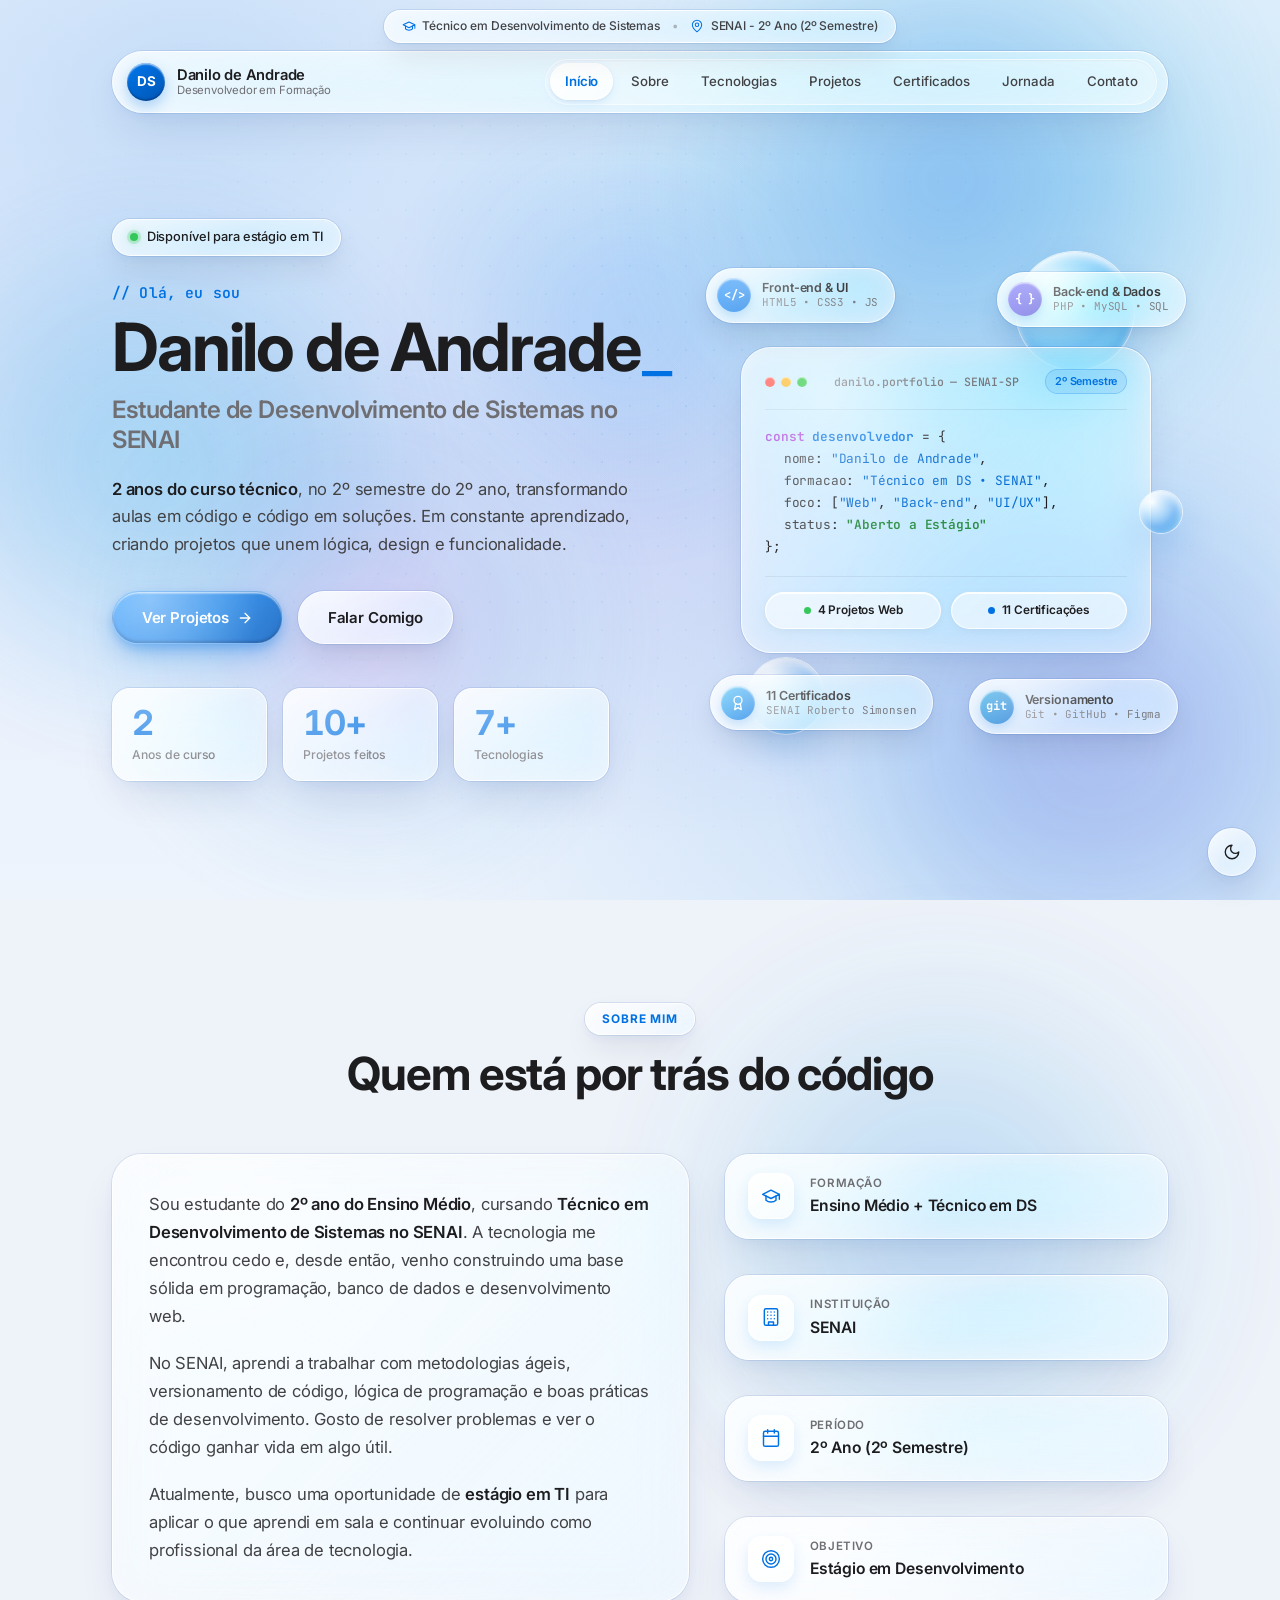
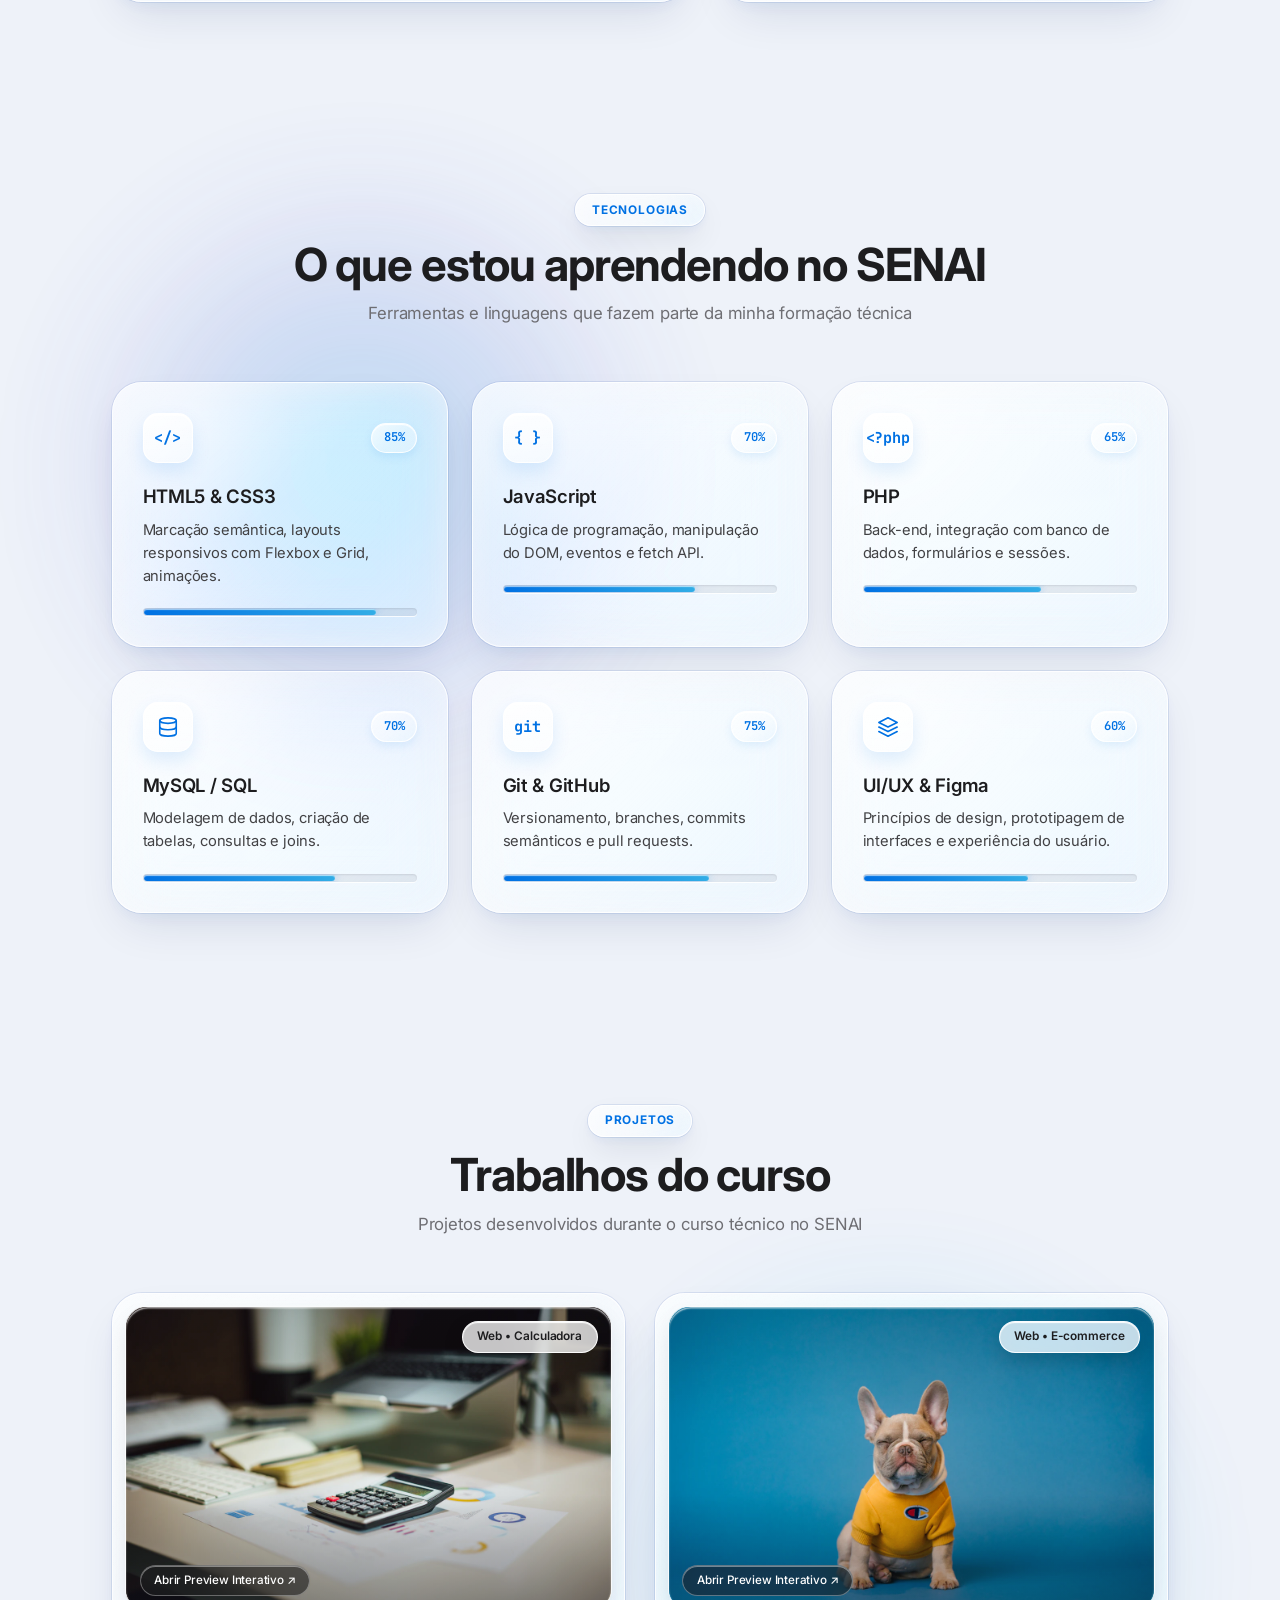
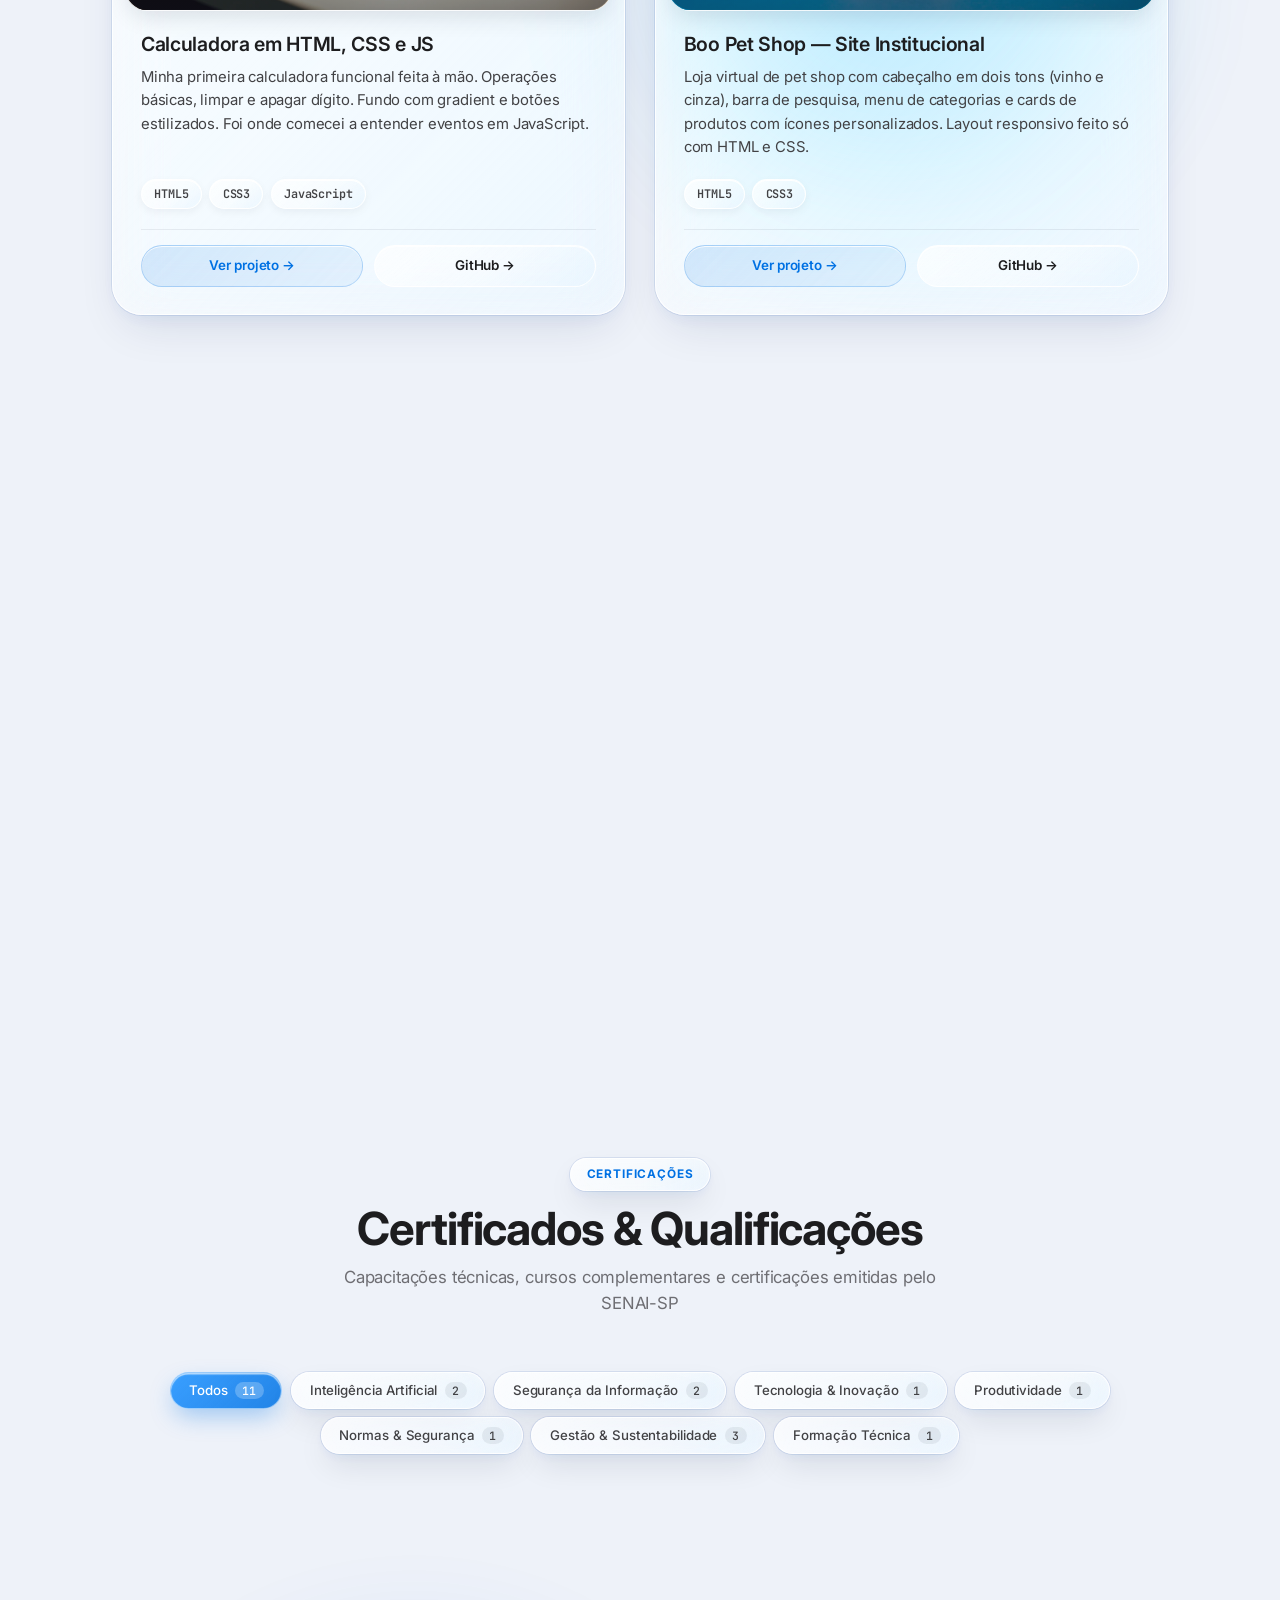
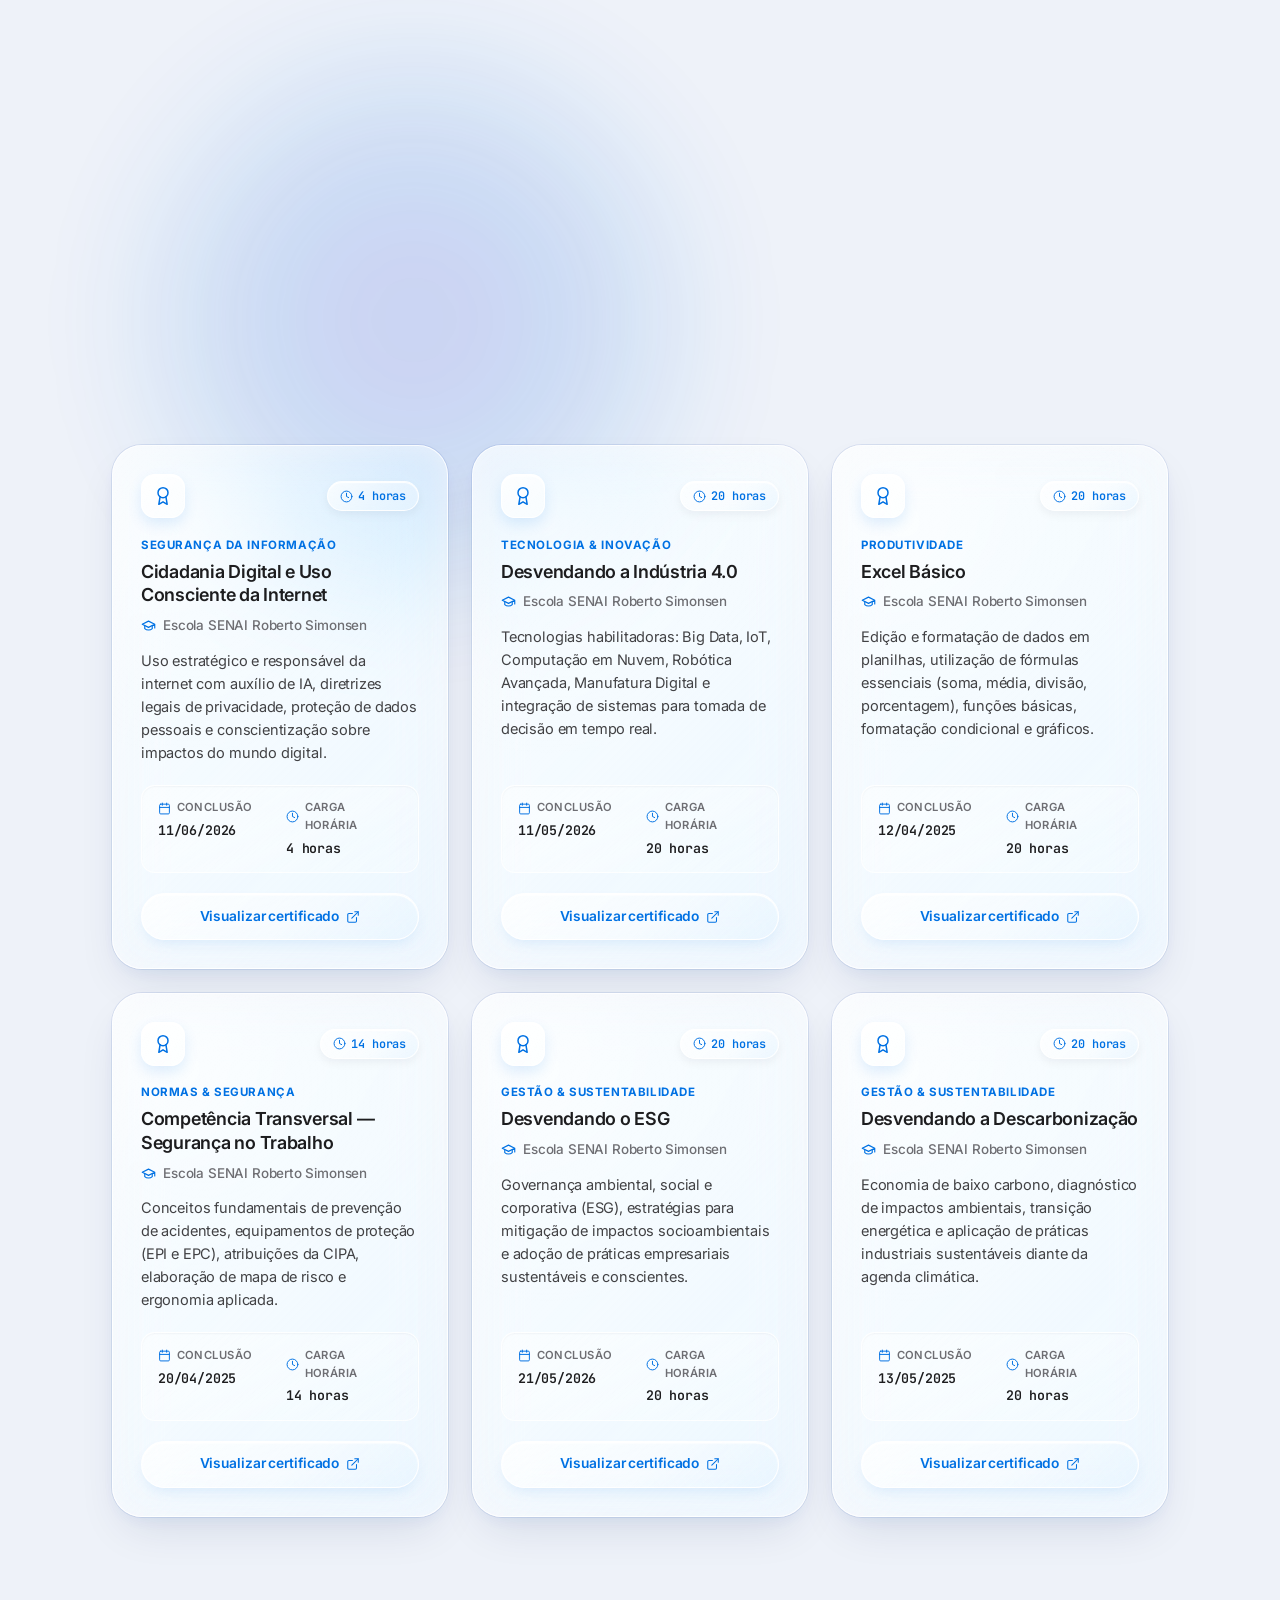
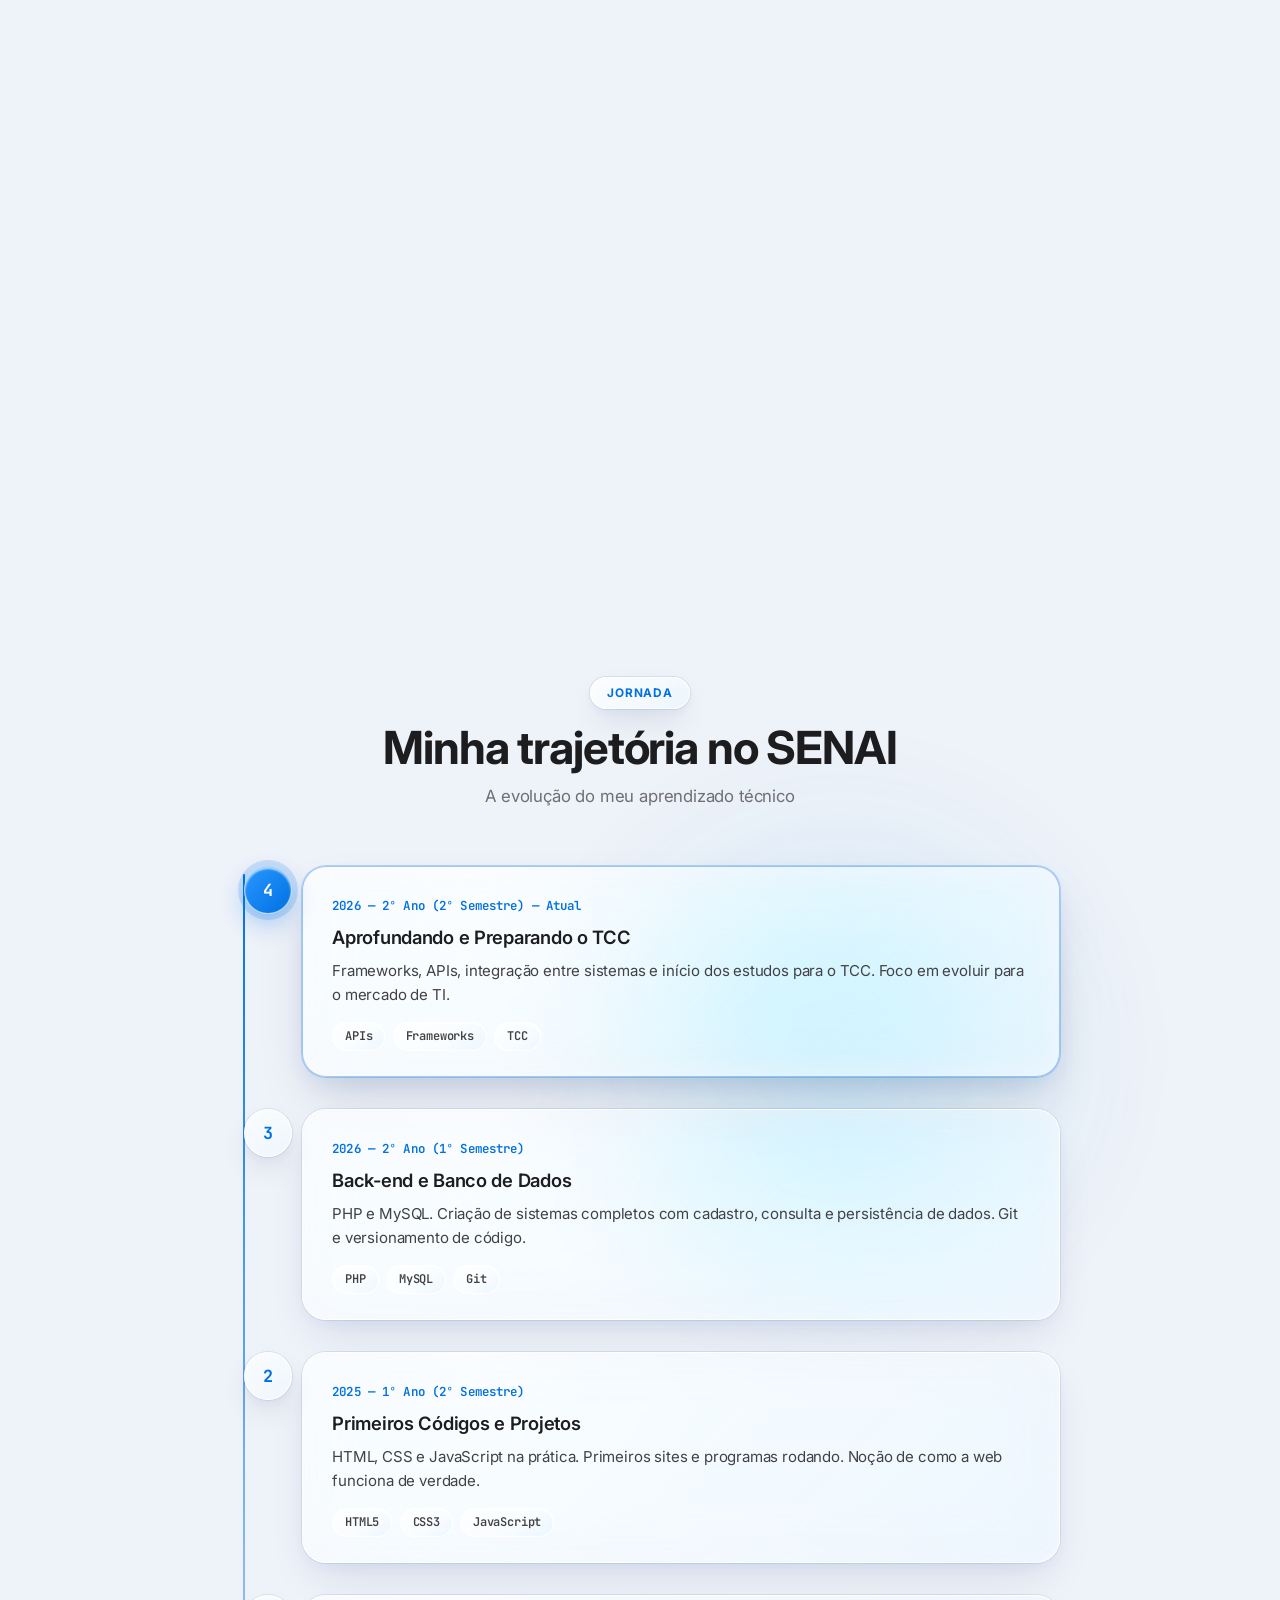
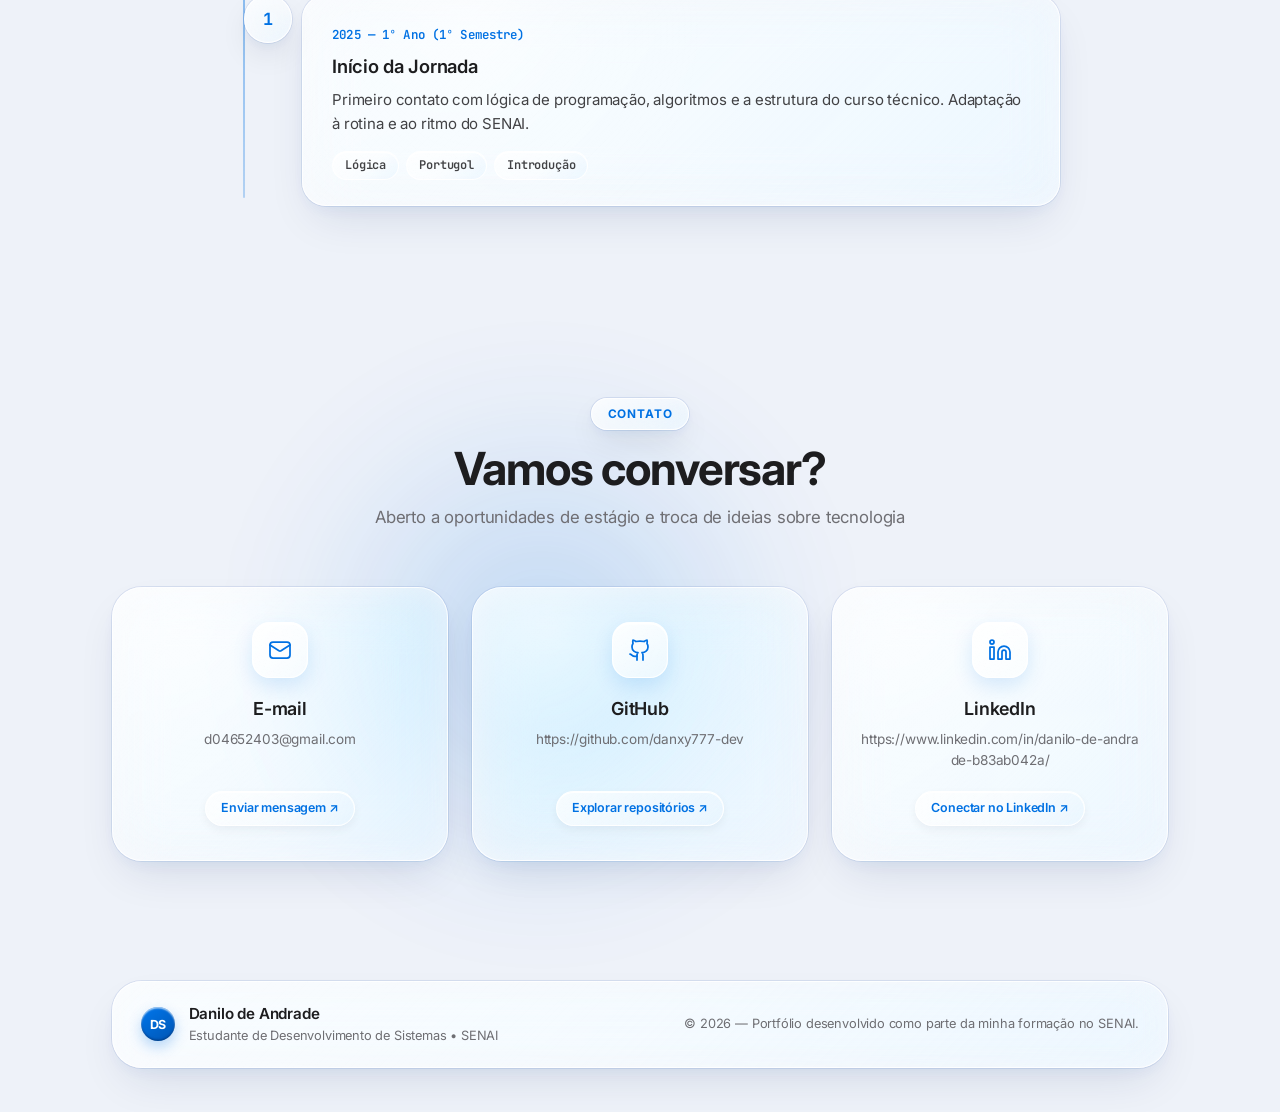
<file: index.html>
<!DOCTYPE html>
<html lang="pt-BR">
<head>
    <meta charset="UTF-8">
    <meta name="viewport" content="width=device-width, initial-scale=1.0">
    <title>Portfólio | Estudante de Desenvolvimento de Sistemas - SENAI</title>
    <link rel="stylesheet" href="style.css">
    <link rel="preconnect" href="https://fonts.googleapis.com">
    <link rel="preconnect" href="https://fonts.gstatic.com" crossorigin>
    <link href="https://fonts.googleapis.com/css2?family=Inter:wght@300;400;500;600;700;800&family=JetBrains+Mono:wght@400;500;600;700&display=swap" rel="stylesheet">
</head>
<body>
    <!-- Palco de Iluminação Ambiente para Refração do Liquid Glass -->
    <div class="ambient-canvas" aria-hidden="true">
        <div class="ambient-orb orb-blue"></div>
        <div class="ambient-orb orb-cyan"></div>
        <div class="ambient-orb orb-indigo"></div>
        <div class="ambient-orb orb-violet"></div>
        <div class="ambient-orb orb-sky"></div>
    </div>

    <!-- Faixa superior SENAI — Balão Cápsula Flutuante -->
    <div class="top-bar">
        <div class="container top-bar-wrap">
            <div class="top-bar-content glass-pill">
                <span class="top-bar-item">
                    <svg width="14" height="14" viewBox="0 0 24 24" fill="none" stroke="currentColor" stroke-width="1.8" stroke-linecap="round" stroke-linejoin="round" aria-hidden="true"><path d="M22 10v6M2 10l10-5 10 5-10 5z"/><path d="M6 12v5c3 3 9 3 12 0v-5"/></svg>
                    Técnico em Desenvolvimento de Sistemas
                </span>
                <span class="top-bar-divider" aria-hidden="true">•</span>
                <span class="top-bar-item">
                    <svg width="14" height="14" viewBox="0 0 24 24" fill="none" stroke="currentColor" stroke-width="1.8" stroke-linecap="round" stroke-linejoin="round" aria-hidden="true"><path d="M20 10c0 6-8 12-8 12s-8-6-8-12a8 8 0 0 1 16 0Z"/><circle cx="12" cy="10" r="3"/></svg>
                    SENAI - 2º Ano (2º Semestre)
                </span>
            </div>
        </div>
    </div>

    <!-- Cabeçalho / Navegação — Dock Flutuante Liquid Glass -->
    <header class="header">
        <div class="container header-shell">
            <nav class="nav glass-nav-dock" aria-label="Navegação principal">
                <a href="#inicio" class="logo">
                    <span class="logo-mark">DS</span>
                    <span class="logo-text">
                        <span class="logo-name">Danilo de Andrade</span>
                        <span class="logo-role">Desenvolvedor em Formação</span>
                    </span>
                </a>
                <ul class="nav-list" id="nav-list">
                    <li><a href="#inicio" class="active">Início</a></li>
                    <li><a href="#sobre">Sobre</a></li>
                    <li><a href="#habilidades">Tecnologias</a></li>
                    <li><a href="#projetos">Projetos</a></li>
                    <li><a href="#certificados">Certificados</a></li>
                    <li><a href="#aprendizado">Jornada</a></li>
                    <li><a href="#contato">Contato</a></li>
                </ul>
                <button class="menu-toggle" id="menu-toggle" aria-label="Abrir menu" aria-expanded="false" aria-controls="nav-list">
                    <span></span><span></span><span></span>
                </button>
            </nav>
        </div>
    </header>

    <!-- Seção Hero / Início -->
    <section id="inicio" class="hero">
        <div class="container hero-layout">
            <div class="hero-content">
                <div class="hero-badge glass-balloon-pill">
                    <span class="badge-dot"></span>
                    <span>Disponível para estágio em TI</span>
                </div>
                <p class="hero-greeting">// Olá, eu sou</p>
                <h1 class="hero-name">Danilo de Andrade</h1>
                <h2 class="hero-title">Estudante de Desenvolvimento de Sistemas no SENAI</h2>
                <p class="hero-description">
                    <strong>2 anos do curso técnico</strong>, no 2º semestre do 2º ano,
                    transformando aulas em código e código em soluções. Em constante
                    aprendizado, criando projetos que unem lógica, design e funcionalidade.
                </p>
                <div class="hero-buttons">
                    <a href="#projetos" class="btn btn-primary glass-interactive">
                        <span>Ver Projetos</span>
                        <svg width="16" height="16" viewBox="0 0 24 24" fill="none" stroke="currentColor" stroke-width="2" stroke-linecap="round" stroke-linejoin="round" aria-hidden="true"><path d="M5 12h14"/><path d="m12 5 7 7-7 7"/></svg>
                    </a>
                    <a href="#contato" class="btn btn-secondary glass-interactive">
                        <span>Falar Comigo</span>
                    </a>
                </div>
                <div class="hero-stats">
                    <div class="stat glass-stat-balloon glass-interactive">
                        <span class="stat-num">2</span>
                        <span class="stat-label">Anos de curso</span>
                    </div>
                    <div class="stat glass-stat-balloon glass-interactive">
                        <span class="stat-num">10+</span>
                        <span class="stat-label">Projetos feitos</span>
                    </div>
                    <div class="stat glass-stat-balloon glass-interactive">
                        <span class="stat-num">7+</span>
                        <span class="stat-label">Tecnologias</span>
                    </div>
                </div>
            </div>

            <!-- Palco Visual de Balões e Camadas Liquid Glass -->
            <div class="hero-glass-stage" aria-hidden="true">
                <!-- Esferas refrativas de vidro puro -->
                <div class="glass-sphere sphere-lg"></div>
                <div class="glass-sphere sphere-md"></div>
                <div class="glass-sphere sphere-sm"></div>

                <!-- Painel Central de Vidro Líquido -->
                <div class="glass-prism-card glass-interactive">
                    <div class="prism-window-bar">
                        <div class="prism-dots">
                            <span class="p-dot p-dot-close"></span>
                            <span class="p-dot p-dot-min"></span>
                            <span class="p-dot p-dot-max"></span>
                        </div>
                        <span class="prism-window-title">danilo.portfolio — SENAI-SP</span>
                        <span class="prism-window-pill">2º Semestre</span>
                    </div>
                    <div class="prism-body">
                        <div class="prism-code-line">
                            <span class="c-kw">const</span> <span class="c-var">desenvolvedor</span> = {
                        </div>
                        <div class="prism-code-line indent">
                            <span class="c-prop">nome</span>: <span class="c-str">"Danilo de Andrade"</span>,
                        </div>
                        <div class="prism-code-line indent">
                            <span class="c-prop">formacao</span>: <span class="c-str">"Técnico em DS • SENAI"</span>,
                        </div>
                        <div class="prism-code-line indent">
                            <span class="c-prop">foco</span>: [<span class="c-str">"Web"</span>, <span class="c-str">"Back-end"</span>, <span class="c-str">"UI/UX"</span>],
                        </div>
                        <div class="prism-code-line indent">
                            <span class="c-prop">status</span>: <span class="c-bool">"Aberto a Estágio"</span>
                        </div>
                        <div class="prism-code-line">};</div>

                        <div class="prism-metrics-row">
                            <div class="prism-mini-chip">
                                <span class="mini-chip-dot"></span>
                                <span>4 Projetos Web</span>
                            </div>
                            <div class="prism-mini-chip">
                                <span class="mini-chip-dot blue"></span>
                                <span>11 Certificações</span>
                            </div>
                        </div>
                    </div>
                </div>

                <!-- Balões Flutuantes de Vidro Translúcido sobrepostos -->
                <div class="glass-floating-balloon balloon-top-left glass-interactive">
                    <span class="balloon-orb orb-accent-blue">&lt;/&gt;</span>
                    <div class="balloon-meta">
                        <span class="balloon-title">Front-end &amp; UI</span>
                        <span class="balloon-sub">HTML5 • CSS3 • JS</span>
                    </div>
                </div>

                <div class="glass-floating-balloon balloon-top-right glass-interactive">
                    <span class="balloon-orb orb-accent-indigo">{ }</span>
                    <div class="balloon-meta">
                        <span class="balloon-title">Back-end &amp; Dados</span>
                        <span class="balloon-sub">PHP • MySQL • SQL</span>
                    </div>
                </div>

                <div class="glass-floating-balloon balloon-bottom-left glass-interactive">
                    <span class="balloon-orb orb-accent-cyan">
                        <svg width="16" height="16" viewBox="0 0 24 24" fill="none" stroke="currentColor" stroke-width="2" stroke-linecap="round" stroke-linejoin="round"><circle cx="12" cy="8" r="6"/><path d="M15.477 12.89 17 22l-5-3-5 3 1.523-9.11"/></svg>
                    </span>
                    <div class="balloon-meta">
                        <span class="balloon-title">11 Certificados</span>
                        <span class="balloon-sub">SENAI Roberto Simonsen</span>
                    </div>
                </div>

                <div class="glass-floating-balloon balloon-bottom-right glass-interactive">
                    <span class="balloon-orb orb-accent-teal">git</span>
                    <div class="balloon-meta">
                        <span class="balloon-title">Versionamento</span>
                        <span class="balloon-sub">Git • GitHub • Figma</span>
                    </div>
                </div>
            </div>
        </div>
        <div class="hero-bg" aria-hidden="true"></div>
    </section>

    <!-- Seção Sobre Mim -->
    <section id="sobre" class="section sobre">
        <div class="container">
            <div class="section-header">
                <span class="section-tag glass-balloon-pill">SOBRE MIM</span>
                <h2 class="section-title">Quem está por trás do código</h2>
            </div>
            <div class="sobre-grid">
                <div class="sobre-texto glass-panel glass-interactive">
                    <p>
                        Sou estudante do <strong>2º ano do Ensino Médio</strong>, cursando
                        <strong>Técnico em Desenvolvimento de Sistemas no SENAI</strong>.
                        A tecnologia me encontrou cedo e, desde então, venho construindo
                        uma base sólida em programação, banco de dados e desenvolvimento web.
                    </p>
                    <p>
                        No SENAI, aprendi a trabalhar com metodologias ágeis, versionamento
                        de código, lógica de programação e boas práticas de desenvolvimento.
                        Gosto de resolver problemas e ver o código ganhar vida em algo útil.
                    </p>
                    <p>
                        Atualmente, busco uma oportunidade de <strong>estágio em TI</strong>
                        para aplicar o que aprendi em sala e continuar evoluindo como
                        profissional da área de tecnologia.
                    </p>
                </div>
                <div class="sobre-info">
                    <div class="info-card glass-interactive">
                        <span class="info-icon" aria-hidden="true">
                            <svg width="20" height="20" viewBox="0 0 24 24" fill="none" stroke="currentColor" stroke-width="1.75" stroke-linecap="round" stroke-linejoin="round"><path d="M22 10v6M2 10l10-5 10 5-10 5z"/><path d="M6 12v5c3 3 9 3 12 0v-5"/></svg>
                        </span>
                        <div>
                            <span class="info-label">Formação</span>
                            <span class="info-valor">Ensino Médio + Técnico em DS</span>
                        </div>
                    </div>
                    <div class="info-card glass-interactive">
                        <span class="info-icon" aria-hidden="true">
                            <svg width="20" height="20" viewBox="0 0 24 24" fill="none" stroke="currentColor" stroke-width="1.75" stroke-linecap="round" stroke-linejoin="round"><rect x="4" y="2" width="16" height="20" rx="2"/><path d="M9 22v-4h6v4"/><path d="M8 6h.01"/><path d="M16 6h.01"/><path d="M12 6h.01"/><path d="M12 10h.01"/><path d="M12 14h.01"/><path d="M16 10h.01"/><path d="M16 14h.01"/><path d="M8 10h.01"/><path d="M8 14h.01"/></svg>
                        </span>
                        <div>
                            <span class="info-label">Instituição</span>
                            <span class="info-valor">SENAI</span>
                        </div>
                    </div>
                    <div class="info-card glass-interactive">
                        <span class="info-icon" aria-hidden="true">
                            <svg width="20" height="20" viewBox="0 0 24 24" fill="none" stroke="currentColor" stroke-width="1.75" stroke-linecap="round" stroke-linejoin="round"><rect x="3" y="4" width="18" height="18" rx="2"/><line x1="16" y1="2" x2="16" y2="6"/><line x1="8" y1="2" x2="8" y2="6"/><line x1="3" y1="10" x2="21" y2="10"/></svg>
                        </span>
                        <div>
                            <span class="info-label">Período</span>
                            <span class="info-valor">2º Ano (2º Semestre)</span>
                        </div>
                    </div>
                    <div class="info-card glass-interactive">
                        <span class="info-icon" aria-hidden="true">
                            <svg width="20" height="20" viewBox="0 0 24 24" fill="none" stroke="currentColor" stroke-width="1.75" stroke-linecap="round" stroke-linejoin="round"><circle cx="12" cy="12" r="10"/><circle cx="12" cy="12" r="6"/><circle cx="12" cy="12" r="2"/></svg>
                        </span>
                        <div>
                            <span class="info-label">Objetivo</span>
                            <span class="info-valor">Estágio em Desenvolvimento</span>
                        </div>
                    </div>
                </div>
            </div>
        </div>
    </section>

    <!-- Seção Habilidades -->
    <section id="habilidades" class="section habilidades">
        <div class="container">
            <div class="section-header">
                <span class="section-tag glass-balloon-pill">TECNOLOGIAS</span>
                <h2 class="section-title">O que estou aprendendo no SENAI</h2>
                <p class="section-subtitle">Ferramentas e linguagens que fazem parte da minha formação técnica</p>
            </div>
            <div class="skills-grid">
                <div class="skill-card glass-interactive">
                    <div class="skill-card-top">
                        <div class="skill-icon-wrap">
                            <span class="skill-icon-html">&lt;/&gt;</span>
                        </div>
                        <span class="skill-pct-balloon">85%</span>
                    </div>
                    <h3>HTML5 &amp; CSS3</h3>
                    <p>Marcação semântica, layouts responsivos com Flexbox e Grid, animações.</p>
                    <div class="skill-bar">
                        <div class="skill-progress" style="--w: 85%"></div>
                    </div>
                </div>
                <div class="skill-card glass-interactive">
                    <div class="skill-card-top">
                        <div class="skill-icon-wrap">
                            <span class="skill-icon-js">{ }</span>
                        </div>
                        <span class="skill-pct-balloon">70%</span>
                    </div>
                    <h3>JavaScript</h3>
                    <p>Lógica de programação, manipulação do DOM, eventos e fetch API.</p>
                    <div class="skill-bar">
                        <div class="skill-progress" style="--w: 70%"></div>
                    </div>
                </div>
                <div class="skill-card glass-interactive">
                    <div class="skill-card-top">
                        <div class="skill-icon-wrap">
                            <span class="skill-icon-php">&lt;?php</span>
                        </div>
                        <span class="skill-pct-balloon">65%</span>
                    </div>
                    <h3>PHP</h3>
                    <p>Back-end, integração com banco de dados, formulários e sessões.</p>
                    <div class="skill-bar">
                        <div class="skill-progress" style="--w: 65%"></div>
                    </div>
                </div>
                <div class="skill-card glass-interactive">
                    <div class="skill-card-top">
                        <div class="skill-icon-wrap">
                            <span class="skill-icon-db" aria-hidden="true">
                                <svg width="22" height="22" viewBox="0 0 24 24" fill="none" stroke="currentColor" stroke-width="1.75" stroke-linecap="round" stroke-linejoin="round"><ellipse cx="12" cy="5" rx="9" ry="3"/><path d="M3 5v14c0 1.66 4 3 9 3s9-1.34 9-3V5"/><path d="M3 12c0 1.66 4 3 9 3s9-1.34 9-3"/></svg>
                            </span>
                        </div>
                        <span class="skill-pct-balloon">70%</span>
                    </div>
                    <h3>MySQL / SQL</h3>
                    <p>Modelagem de dados, criação de tabelas, consultas e joins.</p>
                    <div class="skill-bar">
                        <div class="skill-progress" style="--w: 70%"></div>
                    </div>
                </div>
                <div class="skill-card glass-interactive">
                    <div class="skill-card-top">
                        <div class="skill-icon-wrap">
                            <span class="skill-icon-git">git</span>
                        </div>
                        <span class="skill-pct-balloon">75%</span>
                    </div>
                    <h3>Git &amp; GitHub</h3>
                    <p>Versionamento, branches, commits semânticos e pull requests.</p>
                    <div class="skill-bar">
                        <div class="skill-progress" style="--w: 75%"></div>
                    </div>
                </div>
                <div class="skill-card glass-interactive">
                    <div class="skill-card-top">
                        <div class="skill-icon-wrap">
                            <span class="skill-icon-ux" aria-hidden="true">
                                <svg width="22" height="22" viewBox="0 0 24 24" fill="none" stroke="currentColor" stroke-width="1.75" stroke-linecap="round" stroke-linejoin="round"><polygon points="12 2 2 7 12 12 22 7 12 2"/><polyline points="2 17 12 22 22 17"/><polyline points="2 12 12 17 22 12"/></svg>
                            </span>
                        </div>
                        <span class="skill-pct-balloon">60%</span>
                    </div>
                    <h3>UI/UX &amp; Figma</h3>
                    <p>Princípios de design, prototipagem de interfaces e experiência do usuário.</p>
                    <div class="skill-bar">
                        <div class="skill-progress" style="--w: 60%"></div>
                    </div>
                </div>
            </div>
        </div>
    </section>

    <!-- Seção Projetos -->
    <section id="projetos" class="section projetos">
        <div class="container">
            <div class="section-header">
                <span class="section-tag glass-balloon-pill">PROJETOS</span>
                <h2 class="section-title">Trabalhos do curso</h2>
                <p class="section-subtitle">Projetos desenvolvidos durante o curso técnico no SENAI</p>
            </div>
            <div class="projetos-grid">
                <article class="projeto-card glass-interactive">
                    <a href="projeto.html?p=calculadora" class="projeto-imagem projeto-imagem-1" style="background-image: url('projetos/calculadora/preview.webp');">
                        <img src="projetos/calculadora/preview.webp" alt="Calculadora moderna sobre mesa minimalista com notebook e gráficos representando o projeto Calculadora em HTML, CSS e JS" width="1200" height="750" loading="lazy" decoding="async" class="projeto-cover-img">
                        <div class="projeto-overlay">
                            <span class="projeto-tag">Web • Calculadora</span>
                        </div>
                        <div class="projeto-glass-Quick">
                            <span>Abrir Preview Interativo ↗</span>
                        </div>
                    </a>
                    <div class="projeto-info">
                        <h3>Calculadora em HTML, CSS e JS</h3>
                        <p>Minha primeira calculadora funcional feita à mão. Operações básicas, limpar e apagar dígito. Fundo com gradient e botões estilizados. Foi onde comecei a entender eventos em JavaScript.</p>
                        <div class="projeto-techs">
                            <span>HTML5</span><span>CSS3</span><span>JavaScript</span>
                        </div>
                        <div class="projeto-links">
                            <a href="projeto.html?p=calculadora" class="glass-link-balloon">Ver projeto →</a>
                            <a href="https://github.com/danxy777-dev/calculadora" target="_blank" rel="noopener" class="glass-link-balloon secondary">GitHub →</a>
                        </div>
                    </div>
                </article>

                <article class="projeto-card glass-interactive">
                    <a href="projeto.html?p=petshop" class="projeto-imagem projeto-imagem-2" style="background-image: url('projetos/petshop/preview.webp');">
                        <img src="projetos/petshop/preview.webp" alt="Retrato profissional de estúdio de filhote canino vestindo moletom amarelo em fundo azul representando o projeto Boo Pet Shop" width="1200" height="750" loading="lazy" decoding="async" class="projeto-cover-img">
                        <div class="projeto-overlay">
                            <span class="projeto-tag">Web • E-commerce</span>
                        </div>
                        <div class="projeto-glass-Quick">
                            <span>Abrir Preview Interativo ↗</span>
                        </div>
                    </a>
                    <div class="projeto-info">
                        <h3>Boo Pet Shop — Site Institucional</h3>
                        <p>Loja virtual de pet shop com cabeçalho em dois tons (vinho e cinza), barra de pesquisa, menu de categorias e cards de produtos com ícones personalizados. Layout responsivo feito só com HTML e CSS.</p>
                        <div class="projeto-techs">
                            <span>HTML5</span><span>CSS3</span>
                        </div>
                        <div class="projeto-links">
                            <a href="projeto.html?p=petshop" class="glass-link-balloon">Ver projeto →</a>
                            <a href="https://github.com/danxy777-dev/Pet-Shop" target="_blank" rel="noopener" class="glass-link-balloon secondary">GitHub →</a>
                        </div>
                    </div>
                </article>

                <article class="projeto-card glass-interactive">
                    <a href="projeto.html?p=pokedex" class="projeto-imagem projeto-imagem-3" style="background-image: url('projetos/pokedex/preview.webp');">
                        <img src="projetos/pokedex/preview.webp" alt="Pokébola iluminada ao centro cercada por console Nintendo Switch, controles e miniaturas de Pokémon representando o projeto PokéDex" width="1200" height="750" loading="lazy" decoding="async" class="projeto-cover-img">
                        <div class="projeto-overlay">
                            <span class="projeto-tag">Web • Multi-página</span>
                        </div>
                        <div class="projeto-glass-Quick">
                            <span>Abrir Preview Interativo ↗</span>
                        </div>
                    </a>
                    <div class="projeto-info">
                        <h3>PokéDex — Enciclopédia Pokémon</h3>
                        <p>Projeto mais completo que já fiz: Pokédex com lista, tipos, treinadores e simulador de batalhas. Tem dark mode, loading screen, easter egg do código Konami e várias páginas navegáveis. Mais de 60 KB de JS puro.</p>
                        <div class="projeto-techs">
                            <span>HTML5</span><span>CSS3</span><span>JavaScript</span>
                        </div>
                        <div class="projeto-links">
                            <a href="projeto.html?p=pokedex" class="glass-link-balloon">Ver projeto →</a>
                            <a href="https://github.com/danxy777-dev/pokedex-web" target="_blank" rel="noopener" class="glass-link-balloon secondary">GitHub →</a>
                        </div>
                    </div>
                </article>

                <article class="projeto-card glass-interactive">
                    <a href="projeto.html?p=academia" class="projeto-imagem projeto-imagem-4" style="background-image: url('projetos/academia-do-bairro/preview.webp');">
                        <img src="projetos/academia-do-bairro/preview.webp" alt="Ambiente moderno de academia com fileira de halteres cromados e equipamentos de musculação representando o projeto Academia do Bairro" width="1200" height="750" loading="lazy" decoding="async" class="projeto-cover-img">
                        <div class="projeto-overlay">
                            <span class="projeto-tag">Web • Site Institucional</span>
                        </div>
                        <div class="projeto-glass-Quick">
                            <span>Abrir Preview Interativo ↗</span>
                        </div>
                    </a>
                    <div class="projeto-info">
                        <h3>Academia do Bairro — Site Institucional</h3>
                        <p>Site completo para academia local: header com navegação, hero, seções de modalidades, planos, propaganda e contato. CSS temático com Oswald + Roboto, layout responsivo e menu mobile.</p>
                        <div class="projeto-techs">
                            <span>HTML5</span><span>CSS3</span><span>JavaScript</span>
                        </div>
                        <div class="projeto-links">
                            <a href="projeto.html?p=academia" class="glass-link-balloon">Ver projeto →</a>
                            <a href="https://github.com/danxy777-dev/academia-do-bairro" target="_blank" rel="noopener" class="glass-link-balloon secondary">GitHub →</a>
                        </div>
                    </div>
                </article>
            </div>
        </div>
    </section>

    <!-- Seção Certificados -->
    <section id="certificados" class="section certificados">
        <div class="container">
            <div class="section-header">
                <span class="section-tag glass-balloon-pill">CERTIFICAÇÕES</span>
                <h2 class="section-title">Certificados &amp; Qualificações</h2>
                <p class="section-subtitle">Capacitações técnicas, cursos complementares e certificações emitidas pelo SENAI-SP</p>
            </div>

            <!-- Filtros por Categoria -->
            <div class="certificados-filtros" id="certificados-filtros" role="tablist" aria-label="Filtro de certificados">
                <!-- Gerado dinamicamente via script.js -->
            </div>

            <!-- Grade de Cards de Certificados -->
            <div class="certificados-grid" id="certificados-grid">
                <!-- Renderizado dinamicamente via script.js a partir do array de certificados -->
            </div>
        </div>
    </section>

    <!-- Seção Aprendizado / Linha do Tempo -->
    <section id="aprendizado" class="section aprendizado">
        <div class="container">
            <div class="section-header">
                <span class="section-tag glass-balloon-pill">JORNADA</span>
                <h2 class="section-title">Minha trajetória no SENAI</h2>
                <p class="section-subtitle">A evolução do meu aprendizado técnico</p>
            </div>
            <div class="timeline">
                <div class="timeline-item">
                    <div class="timeline-marker timeline-marker-active">4</div>
                    <div class="timeline-content timeline-content-active glass-interactive">
                        <span class="timeline-ano">2026 — 2º Ano (2º Semestre) — Atual</span>
                        <h3>Aprofundando e Preparando o TCC</h3>
                        <p>Frameworks, APIs, integração entre sistemas e início dos estudos para o TCC. Foco em evoluir para o mercado de TI.</p>
                        <div class="timeline-tags">
                            <span>APIs</span><span>Frameworks</span><span>TCC</span>
                        </div>
                    </div>
                </div>
                <div class="timeline-item">
                    <div class="timeline-marker">3</div>
                    <div class="timeline-content glass-interactive">
                        <span class="timeline-ano">2026 — 2º Ano (1º Semestre)</span>
                        <h3>Back-end e Banco de Dados</h3>
                        <p>PHP e MySQL. Criação de sistemas completos com cadastro, consulta e persistência de dados. Git e versionamento de código.</p>
                        <div class="timeline-tags">
                            <span>PHP</span><span>MySQL</span><span>Git</span>
                        </div>
                    </div>
                </div>
                <div class="timeline-item">
                    <div class="timeline-marker">2</div>
                    <div class="timeline-content glass-interactive">
                        <span class="timeline-ano">2025 — 1º Ano (2º Semestre)</span>
                        <h3>Primeiros Códigos e Projetos</h3>
                        <p>HTML, CSS e JavaScript na prática. Primeiros sites e programas rodando. Noção de como a web funciona de verdade.</p>
                        <div class="timeline-tags">
                            <span>HTML5</span><span>CSS3</span><span>JavaScript</span>
                        </div>
                    </div>
                </div>
                <div class="timeline-item">
                    <div class="timeline-marker">1</div>
                    <div class="timeline-content glass-interactive">
                        <span class="timeline-ano">2025 — 1º Ano (1º Semestre)</span>
                        <h3>Início da Jornada</h3>
                        <p>Primeiro contato com lógica de programação, algoritmos e a estrutura do curso técnico. Adaptação à rotina e ao ritmo do SENAI.</p>
                        <div class="timeline-tags">
                            <span>Lógica</span><span>Portugol</span><span>Introdução</span>
                        </div>
                    </div>
                </div>
            </div>
        </div>
    </section>

    <!-- Seção Contato -->
    <section id="contato" class="section contato">
        <div class="container">
            <div class="section-header">
                <span class="section-tag glass-balloon-pill">CONTATO</span>
                <h2 class="section-title">Vamos conversar?</h2>
                <p class="section-subtitle">Aberto a oportunidades de estágio e troca de ideias sobre tecnologia</p>
            </div>
            <div class="contato-grid">
                <a href="mailto:d04652403@gmail.com" class="contato-card glass-interactive">
                    <div class="contato-icon" aria-hidden="true">
                        <svg width="24" height="24" viewBox="0 0 24 24" fill="none" stroke="currentColor" stroke-width="1.75" stroke-linecap="round" stroke-linejoin="round"><rect width="20" height="16" x="2" y="4" rx="3"/><path d="m22 7-8.97 5.7a1.94 1.94 0 0 1-2.06 0L2 7"/></svg>
                    </div>
                    <h3>E-mail</h3>
                    <p>d04652403@gmail.com</p>
                    <span class="contato-balloon-cta">Enviar mensagem ↗</span>
                </a>
                <a href="https://github.com/danxy777-dev" target="_blank" rel="noopener" class="contato-card glass-interactive">
                    <div class="contato-icon" aria-hidden="true">
                        <svg width="24" height="24" viewBox="0 0 24 24" fill="none" stroke="currentColor" stroke-width="1.75" stroke-linecap="round" stroke-linejoin="round"><path d="M15 22v-4a4.8 4.8 0 0 0-1-3.5c3 0 6-2 6-5.5.08-1.25-.27-2.48-1-3.5.28-1.15.28-2.35 0-3.5 0 0-1 0-3 1.5-2.64-.5-5.36-.5-8 0C6 2 5 2 5 2c-.3 1.15-.3 2.35 0 3.5A5.403 5.403 0 0 0 4 9c0 3.5 3 5.5 6 5.5-.39.49-.68 1.05-.85 1.65-.17.6-.22 1.23-.15 1.85v4"/><path d="M9 18c-4.51 2-5-2-7-2"/></svg>
                    </div>
                    <h3>GitHub</h3>
                    <p>https://github.com/danxy777-dev</p>
                    <span class="contato-balloon-cta">Explorar repositórios ↗</span>
                </a>
                <a href="https://www.linkedin.com/in/danilo-de-andrade-b83ab042a/" target="_blank" rel="noopener" class="contato-card glass-interactive">
                    <div class="contato-icon" aria-hidden="true">
                        <svg width="24" height="24" viewBox="0 0 24 24" fill="none" stroke="currentColor" stroke-width="1.75" stroke-linecap="round" stroke-linejoin="round"><path d="M16 8a6 6 0 0 1 6 6v7h-4v-7a2 2 0 0 0-2-2 2 2 0 0 0-2 2v7h-4v-7a6 6 0 0 1 6-6z"/><rect width="4" height="12" x="2" y="9"/><circle cx="4" cy="4" r="2"/></svg>
                    </div>
                    <h3>LinkedIn</h3>
                    <p>https://www.linkedin.com/in/danilo-de-andrade-b83ab042a/</p>
                    <span class="contato-balloon-cta">Conectar no LinkedIn ↗</span>
                </a>
            </div>
        </div>
    </section>

    <!-- Rodapé -->
    <footer class="footer">
        <div class="container">
            <div class="footer-content glass-footer-dock">
                <div class="footer-brand">
                    <span class="logo-mark logo-mark-small">DS</span>
                    <div>
                        <p class="footer-name">Danilo de Andrade</p>
                        <p class="footer-role">Estudante de Desenvolvimento de Sistemas • SENAI</p>
                    </div>
                </div>
                <p class="footer-copy">&copy; <span id="current-year">2026</span> — Portfólio desenvolvido como parte da minha formação no SENAI.</p>
            </div>
        </div>
    </footer>

    <!-- Botão flutuante de alternância de tema (antes do script.js para o JS encontrá-lo) -->
    <button id="theme-toggle" class="theme-toggle glass-interactive" type="button"
            aria-label="Alternar entre tema claro e escuro"
            title="Alternar tema">
        <span class="theme-icon" aria-hidden="true"></span>
    </button>

    <script src="script.js"></script>
</body>
</html>
</file>
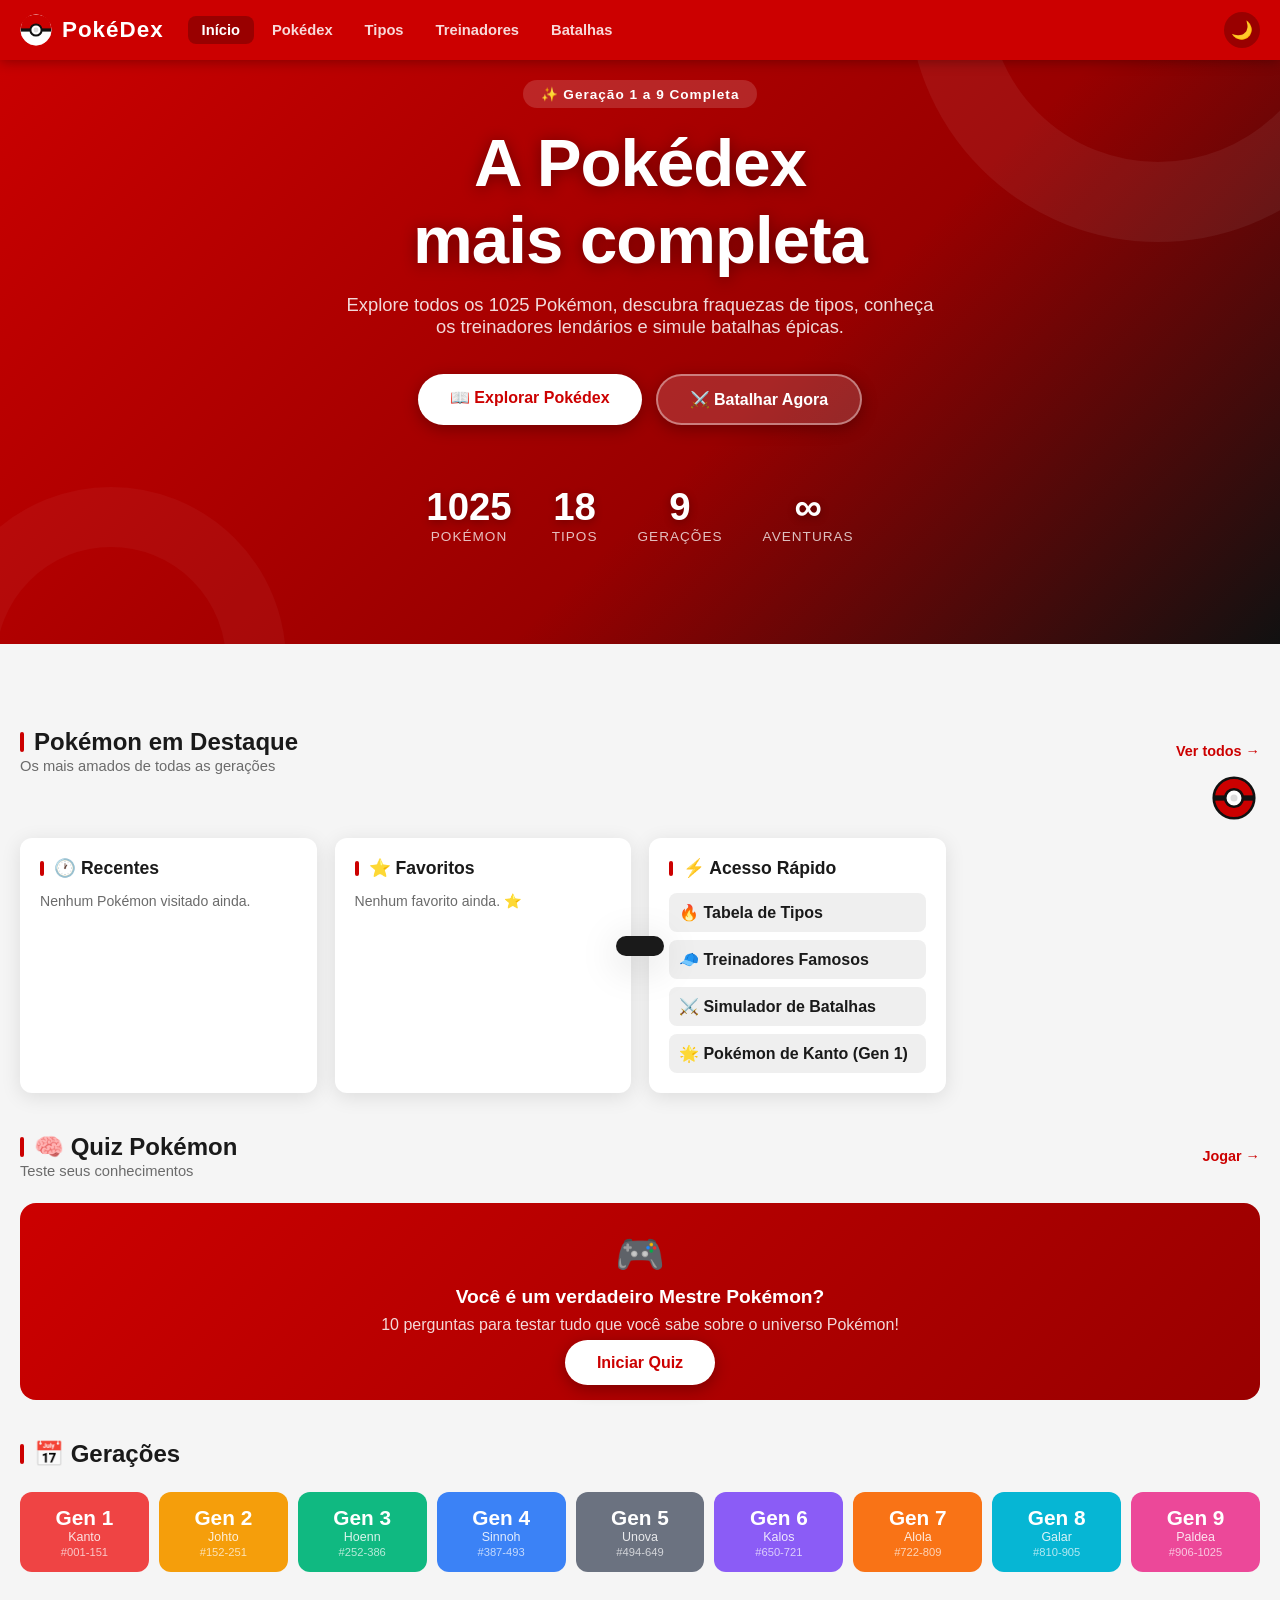
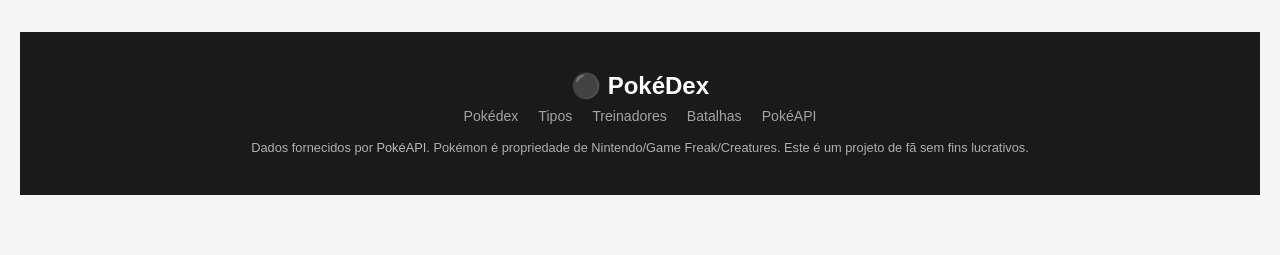
<file: projetos/pokedex/index.html>
<!DOCTYPE html>
<html lang="pt-BR">
<head>
  <meta charset="UTF-8">
  <meta name="viewport" content="width=device-width, initial-scale=1.0">
  <meta name="description" content="Pokédex completa com todos os Pokémon, tipos, treinadores e simulador de batalhas.">
  <meta name="theme-color" content="#CC0000">
  <title>PokéDex — Enciclopédia Pokémon Completa</title>
  <link rel="stylesheet" href="style.css">
  <link rel="icon" href="data:image/svg+xml,<svg xmlns='http://www.w3.org/2000/svg' viewBox='0 0 100 100'><circle cx='50' cy='50' r='48' fill='%23CC0000' stroke='%23111' stroke-width='4'/><rect x='2' y='46' width='96' height='8' fill='%23111'/><circle cx='50' cy='50' r='16' fill='white' stroke='%23111' stroke-width='4'/><circle cx='50' cy='50' r='7' fill='%23ddd' stroke='%23111' stroke-width='2'/></svg>">
</head>
<body>

  <!-- Loading Screen -->
  <div id="loading-screen">
    <div class="loader-pokeball"></div>
    <p>Carregando Pokédex...</p>
  </div>

  <!-- Toast -->
  <div id="toast" class="toast"></div>

  <!-- Scroll to Top -->
  <button id="scroll-top" title="Voltar ao topo">↑</button>

  <!-- Easter Egg Pokébola flutuante -->
  <div class="easter-egg" title="Tente o código Konami! ↑↑↓↓←→←→BA" onclick="showToast('Dica: ↑↑↓↓←→←→BA no teclado!')">
    <svg viewBox="0 0 50 50" width="44" height="44">
      <circle cx="25" cy="25" r="23" fill="#CC0000" stroke="#111" stroke-width="3"/>
      <rect x="2" y="22" width="46" height="6" fill="#111"/>
      <circle cx="25" cy="25" r="10" fill="white" stroke="#111" stroke-width="3"/>
      <circle cx="25" cy="25" r="4" fill="#ddd"/>
    </svg>
  </div>

  <!-- NAVBAR -->
  <nav class="navbar">
    <a class="nav-logo" href="index.html">
      <svg viewBox="0 0 40 40" fill="none">
        <circle cx="20" cy="20" r="19" fill="white" stroke="white" stroke-width="1"/>
        <path d="M1 20 Q1 1 20 1 Q39 1 39 20" fill="#CC0000"/>
        <rect x="1" y="18" width="38" height="4" fill="#111"/>
        <circle cx="20" cy="20" r="7" fill="white" stroke="#111" stroke-width="2.5"/>
        <circle cx="20" cy="20" r="3" fill="#ddd"/>
      </svg>
      PokéDex
    </a>
    <div class="nav-links">
      <a href="index.html">Início</a>
      <a href="pokedex.html">Pokédex</a>
      <a href="tipos.html">Tipos</a>
      <a href="treinadores.html">Treinadores</a>
      <a href="batalhas.html">Batalhas</a>
    </div>
    <div class="nav-right">
      <button class="btn-dark-toggle" title="Alternar tema">🌙</button>
      <button class="nav-hamburger" id="nav-hamburger" aria-label="Menu">
        <span></span><span></span><span></span>
      </button>
    </div>
  </nav>

  <!-- Mobile Nav -->
  <div class="nav-mobile" id="nav-mobile">
    <a href="index.html">🏠 Início</a>
    <a href="pokedex.html">📖 Pokédex</a>
    <a href="tipos.html">🔥 Tipos</a>
    <a href="treinadores.html">🧢 Treinadores</a>
    <a href="batalhas.html">⚔️ Batalhas</a>
  </div>

  <!-- HERO -->
  <section class="hero">
    <div style="position:relative;z-index:1">
      <div style="display:inline-block;background:rgba(255,255,255,.15);padding:6px 18px;border-radius:20px;font-size:.85rem;font-weight:600;margin-bottom:16px;letter-spacing:1px">
        ✨ Geração 1 a 9 Completa
      </div>
      <h1 class="hero-title">A Pokédex<br>mais completa</h1>
      <p class="hero-subtitle">
        Explore todos os 1025 Pokémon, descubra fraquezas de tipos, 
        conheça os treinadores lendários e simule batalhas épicas.
      </p>
      <div class="hero-btns">
        <a href="pokedex.html" class="btn-hero primary">📖 Explorar Pokédex</a>
        <a href="batalhas.html" class="btn-hero secondary">⚔️ Batalhar Agora</a>
      </div>
      <div class="hero-stats">
        <div class="hero-stat">
          <div class="hero-stat-n">1025</div>
          <div class="hero-stat-l">Pokémon</div>
        </div>
        <div class="hero-stat">
          <div class="hero-stat-n">18</div>
          <div class="hero-stat-l">Tipos</div>
        </div>
        <div class="hero-stat">
          <div class="hero-stat-n">9</div>
          <div class="hero-stat-l">Gerações</div>
        </div>
        <div class="hero-stat">
          <div class="hero-stat-n">∞</div>
          <div class="hero-stat-l">Aventuras</div>
        </div>
      </div>
    </div>
  </section>

  <!-- FEATURED POKÉMON -->
  <div class="page">
    <div class="container">

      <div class="section-header">
        <div>
          <div class="section-title">Pokémon em Destaque</div>
          <div class="section-subtitle">Os mais amados de todas as gerações</div>
        </div>
        <a href="pokedex.html" style="color:var(--accent);font-weight:700;font-size:.9rem">Ver todos →</a>
      </div>
      <div class="pokemon-grid" id="featured-grid">
        <div class="spinner"></div>
      </div>

      <!-- Seção Rápida -->
      <div style="display:grid;grid-template-columns:repeat(auto-fill,minmax(260px,1fr));gap:18px;margin-top:40px">

        <!-- Histórico -->
        <div class="card">
          <div class="section-title" style="margin-bottom:14px;font-size:1.1rem">🕐 Recentes</div>
          <div id="history-list" style="display:flex;flex-direction:column;gap:8px">
            <p style="color:var(--text2);font-size:.88rem">Carregando...</p>
          </div>
        </div>

        <!-- Favoritos -->
        <div class="card">
          <div class="section-title" style="margin-bottom:14px;font-size:1.1rem">⭐ Favoritos</div>
          <div id="favs-list" style="display:flex;flex-direction:column;gap:8px">
            <p style="color:var(--text2);font-size:.88rem">Carregando...</p>
          </div>
        </div>

        <!-- Quick Links -->
        <div class="card">
          <div class="section-title" style="margin-bottom:14px;font-size:1.1rem">⚡ Acesso Rápido</div>
          <div style="display:flex;flex-direction:column;gap:8px">
            <a href="tipos.html" style="display:flex;align-items:center;gap:10px;padding:10px;border-radius:8px;background:var(--surface2);font-weight:700;transition:.2s" onmouseover="this.style.background='var(--border)'" onmouseout="this.style.background='var(--surface2)'">🔥 Tabela de Tipos</a>
            <a href="treinadores.html" style="display:flex;align-items:center;gap:10px;padding:10px;border-radius:8px;background:var(--surface2);font-weight:700;transition:.2s" onmouseover="this.style.background='var(--border)'" onmouseout="this.style.background='var(--surface2)'">🧢 Treinadores Famosos</a>
            <a href="batalhas.html" style="display:flex;align-items:center;gap:10px;padding:10px;border-radius:8px;background:var(--surface2);font-weight:700;transition:.2s" onmouseover="this.style.background='var(--border)'" onmouseout="this.style.background='var(--surface2)'">⚔️ Simulador de Batalhas</a>
            <a href="pokedex.html?gen=1" style="display:flex;align-items:center;gap:10px;padding:10px;border-radius:8px;background:var(--surface2);font-weight:700;transition:.2s" onmouseover="this.style.background='var(--border)'" onmouseout="this.style.background='var(--surface2)'">🌟 Pokémon de Kanto (Gen 1)</a>
          </div>
        </div>
      </div>

      <!-- Quiz & Curiosidades Prévia -->
      <div style="margin-top:40px">
        <div class="section-header">
          <div>
            <div class="section-title">🧠 Quiz Pokémon</div>
            <div class="section-subtitle">Teste seus conhecimentos</div>
          </div>
          <a href="batalhas.html#quiz" style="color:var(--accent);font-weight:700;font-size:.9rem">Jogar →</a>
        </div>

        <div style="background:linear-gradient(135deg,var(--red),var(--red-dark));border-radius:16px;padding:28px;color:#fff;text-align:center">
          <div style="font-size:2.5rem;margin-bottom:8px">🎮</div>
          <div style="font-size:1.2rem;font-weight:900;margin-bottom:8px">Você é um verdadeiro Mestre Pokémon?</div>
          <p style="opacity:.85;margin-bottom:20px">10 perguntas para testar tudo que você sabe sobre o universo Pokémon!</p>
          <a href="batalhas.html#quiz" class="btn-hero primary">Iniciar Quiz</a>
        </div>
      </div>

<div style="margin-top:40px">
  <div class="section-header">
    <div class="section-title">📅 Gerações</div>
  </div>

  <div style="display:grid;grid-template-columns:repeat(auto-fill,minmax(120px,1fr));gap:10px">

    <a href="pokedex.html?gen=1"
       style="background:#EF4444;color:#fff;border-radius:12px;padding:14px 10px;text-align:center;transition:.2s;display:block"
       onmouseover="this.style.transform='translateY(-3px)'"
       onmouseout="this.style.transform='none'">
      <div style="font-size:1.3rem;font-weight:900">Gen 1</div>
      <div style="font-size:.78rem;opacity:.85">Kanto</div>
      <div style="font-size:.7rem;opacity:.7;margin-top:2px">#001-151</div>
    </a>

    <a href="pokedex.html?gen=2"
       style="background:#F59E0B;color:#fff;border-radius:12px;padding:14px 10px;text-align:center;transition:.2s;display:block"
       onmouseover="this.style.transform='translateY(-3px)'"
       onmouseout="this.style.transform='none'">
      <div style="font-size:1.3rem;font-weight:900">Gen 2</div>
      <div style="font-size:.78rem;opacity:.85">Johto</div>
      <div style="font-size:.7rem;opacity:.7;margin-top:2px">#152-251</div>
    </a>

    <a href="pokedex.html?gen=3"
       style="background:#10B981;color:#fff;border-radius:12px;padding:14px 10px;text-align:center;transition:.2s;display:block"
       onmouseover="this.style.transform='translateY(-3px)'"
       onmouseout="this.style.transform='none'">
      <div style="font-size:1.3rem;font-weight:900">Gen 3</div>
      <div style="font-size:.78rem;opacity:.85">Hoenn</div>
      <div style="font-size:.7rem;opacity:.7;margin-top:2px">#252-386</div>
    </a>

    <a href="pokedex.html?gen=4"
       style="background:#3B82F6;color:#fff;border-radius:12px;padding:14px 10px;text-align:center;transition:.2s;display:block"
       onmouseover="this.style.transform='translateY(-3px)'"
       onmouseout="this.style.transform='none'">
      <div style="font-size:1.3rem;font-weight:900">Gen 4</div>
      <div style="font-size:.78rem;opacity:.85">Sinnoh</div>
      <div style="font-size:.7rem;opacity:.7;margin-top:2px">#387-493</div>
    </a>

    <a href="pokedex.html?gen=5"
       style="background:#6B7280;color:#fff;border-radius:12px;padding:14px 10px;text-align:center;transition:.2s;display:block"
       onmouseover="this.style.transform='translateY(-3px)'"
       onmouseout="this.style.transform='none'">
      <div style="font-size:1.3rem;font-weight:900">Gen 5</div>
      <div style="font-size:.78rem;opacity:.85">Unova</div>
      <div style="font-size:.7rem;opacity:.7;margin-top:2px">#494-649</div>
    </a>

    <a href="pokedex.html?gen=6"
       style="background:#8B5CF6;color:#fff;border-radius:12px;padding:14px 10px;text-align:center;transition:.2s;display:block"
       onmouseover="this.style.transform='translateY(-3px)'"
       onmouseout="this.style.transform='none'">
      <div style="font-size:1.3rem;font-weight:900">Gen 6</div>
      <div style="font-size:.78rem;opacity:.85">Kalos</div>
      <div style="font-size:.7rem;opacity:.7;margin-top:2px">#650-721</div>
    </a>

    <a href="pokedex.html?gen=7"
       style="background:#F97316;color:#fff;border-radius:12px;padding:14px 10px;text-align:center;transition:.2s;display:block"
       onmouseover="this.style.transform='translateY(-3px)'"
       onmouseout="this.style.transform='none'">
      <div style="font-size:1.3rem;font-weight:900">Gen 7</div>
      <div style="font-size:.78rem;opacity:.85">Alola</div>
      <div style="font-size:.7rem;opacity:.7;margin-top:2px">#722-809</div>
    </a>

    <a href="pokedex.html?gen=8"
       style="background:#06B6D4;color:#fff;border-radius:12px;padding:14px 10px;text-align:center;transition:.2s;display:block"
       onmouseover="this.style.transform='translateY(-3px)'"
       onmouseout="this.style.transform='none'">
      <div style="font-size:1.3rem;font-weight:900">Gen 8</div>
      <div style="font-size:.78rem;opacity:.85">Galar</div>
      <div style="font-size:.7rem;opacity:.7;margin-top:2px">#810-905</div>
    </a>

    <a href="pokedex.html?gen=9"
       style="background:#EC4899;color:#fff;border-radius:12px;padding:14px 10px;text-align:center;transition:.2s;display:block"
       onmouseover="this.style.transform='translateY(-3px)'"
       onmouseout="this.style.transform='none'">
      <div style="font-size:1.3rem;font-weight:900">Gen 9</div>
      <div style="font-size:.78rem;opacity:.85">Paldea</div>
      <div style="font-size:.7rem;opacity:.7;margin-top:2px">#906-1025</div>
    </a>

  </div>
</div>

  <!-- FOOTER -->
  <footer class="footer">
    <div class="footer-logo">⚫ PokéDex</div>
    <div class="footer-links">
      <a href="pokedex.html">Pokédex</a>
      <a href="tipos.html">Tipos</a>
      <a href="treinadores.html">Treinadores</a>
      <a href="batalhas.html">Batalhas</a>
      <a href="https://pokeapi.co" target="_blank" rel="noopener">PokéAPI</a>
    </div>
    <p class="footer-copy">Dados fornecidos por <a href="https://pokeapi.co" target="_blank" style="color:rgba(255,255,255,.7)">PokéAPI</a>. Pokémon é propriedade de Nintendo/Game Freak/Creatures. Este é um projeto de fã sem fins lucrativos.</p>
  </footer>

  <script src="script.js"></script>
</body>
</html>
</file>
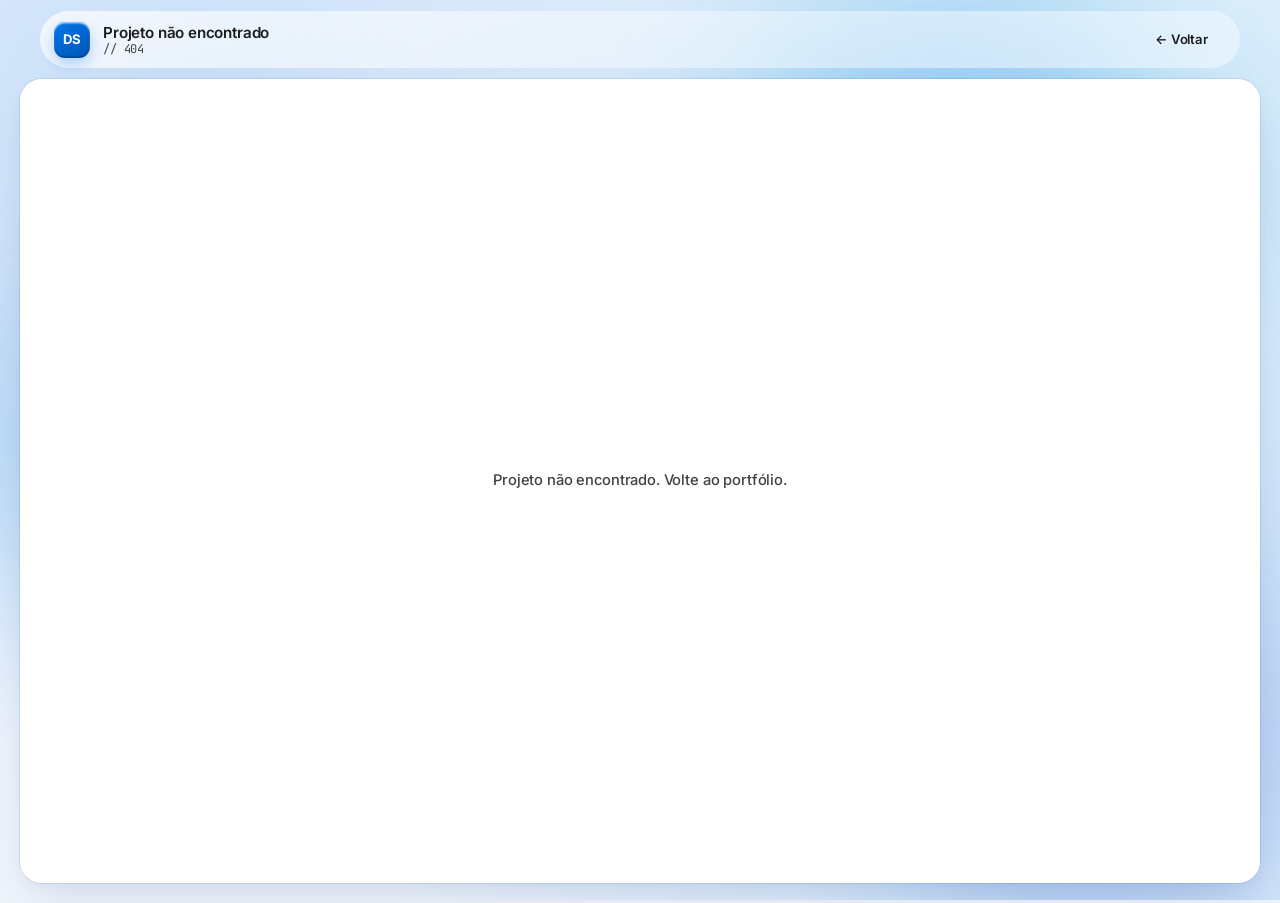
<file: projeto.html>
<!DOCTYPE html>
<html lang="pt-BR">
<head>
    <meta charset="UTF-8">
    <meta name="viewport" content="width=device-width, initial-scale=1.0">
    <title>Projeto | Portfólio - Danilo de Andrade</title>
    <link rel="stylesheet" href="style.css">
    <link rel="preconnect" href="https://fonts.googleapis.com">
    <link rel="preconnect" href="https://fonts.gstatic.com" crossorigin>
    <link href="https://fonts.googleapis.com/css2?family=Inter:wght@300;400;500;600;700;800&family=JetBrains+Mono:wght@400;500;600;700&display=swap" rel="stylesheet">
    <style>
        .projeto-viewer {
            min-height: 100vh;
            display: flex;
            flex-direction: column;
            background: transparent;
            position: relative;
            z-index: 1;
        }

        .viewer-header-wrap {
            position: sticky;
            top: 0;
            z-index: 100;
            padding: 0.7rem 1.25rem;
        }

        .viewer-bar {
            max-width: 1200px;
            margin: 0 auto;
            background: var(--glass-surface-strong);
            backdrop-filter: var(--glass-blur-strong);
            -webkit-backdrop-filter: var(--glass-blur-strong);
            color: var(--text-primary, #1D1D1F);
            padding: 0.65rem 1rem 0.65rem 0.85rem;
            border-radius: 999px;
            display: flex;
            align-items: center;
            justify-content: space-between;
            border: 1px solid var(--glass-border-strong);
            box-shadow: var(--glass-shadow-float);
            flex-wrap: wrap;
            gap: 1rem;
        }

        .viewer-bar-left {
            display: flex;
            align-items: center;
            gap: 0.85rem;
        }

        .viewer-bar-left .logo-mark {
            width: 36px;
            height: 36px;
            font-size: 0.82rem;
            border-radius: 11px;
            text-decoration: none;
            transition: transform 160ms var(--ease-out, cubic-bezier(0.23, 1, 0.32, 1));
        }

        .viewer-bar-left .logo-mark:active {
            transform: scale(0.95);
        }

        .viewer-info {
            display: flex;
            flex-direction: column;
            line-height: 1.25;
        }

        .viewer-info .vi-title {
            font-weight: 600;
            font-size: 0.95rem;
            letter-spacing: -0.012em;
            color: var(--text-primary, #1D1D1F);
        }

        .viewer-info .vi-sub {
            font-size: 0.75rem;
            color: var(--text-secondary, #86868B);
            font-family: var(--font-code);
        }

        .viewer-bar-right {
            display: flex;
            gap: 0.55rem;
            align-items: center;
            flex-wrap: wrap;
        }

        .btn-viewer {
            display: inline-flex;
            align-items: center;
            gap: 0.4rem;
            padding: 0.48rem 1rem;
            border-radius: 980px;
            text-decoration: none;
            font-size: 0.82rem;
            font-weight: 600;
            letter-spacing: -0.008em;
            transition: background 180ms ease, color 180ms ease, border-color 180ms ease, box-shadow 180ms ease, transform 140ms var(--ease-out, cubic-bezier(0.23, 1, 0.32, 1));
            border: 1px solid transparent;
            cursor: pointer;
            font-family: var(--font-base);
        }

        .btn-viewer:active {
            transform: scale(0.96);
        }

        .btn-viewer.primary {
            background: linear-gradient(180deg, #1E88FF 0%, var(--apple-blue, #0071E3) 100%);
            color: #FFFFFF;
            border-color: rgba(255, 255, 255, 0.28);
            box-shadow:
                0 6px 18px -4px rgba(0, 113, 227, 0.36),
                inset 0 1px 0 rgba(255, 255, 255, 0.42);
        }

        .btn-viewer.primary:hover {
            background: linear-gradient(180deg, #2B90FF 0%, var(--apple-blue-hover, #0077ED) 100%);
            transform: translateY(-1px);
        }

        .btn-viewer.ghost {
            background: var(--glass-pill-bg);
            backdrop-filter: var(--glass-blur);
            -webkit-backdrop-filter: var(--glass-blur);
            color: var(--text-primary, #1D1D1F);
            border: 1px solid var(--glass-border);
            box-shadow: var(--glass-shadow-pill);
        }

        .btn-viewer.ghost:hover {
            background: var(--glass-surface-hover);
            color: var(--apple-blue);
            transform: translateY(-1px);
        }

        .viewer-frame-wrap {
            flex: 1;
            position: relative;
            margin: 0 1.25rem 1.25rem;
            border-radius: 22px;
            overflow: hidden;
            background: var(--glass-surface-strong);
            border: 1px solid var(--glass-border-strong);
            box-shadow: var(--glass-shadow-card);
        }

        .viewer-frame-wrap iframe {
            width: 100%;
            height: calc(100vh - 96px);
            border: none;
            display: block;
            background: #FFFFFF;
        }

        .viewer-loading {
            position: absolute;
            top: 50%;
            left: 50%;
            transform: translate(-50%, -50%);
            color: var(--text-secondary, #86868B);
            font-family: var(--font-base);
            font-size: 0.92rem;
            font-weight: 500;
            letter-spacing: -0.01em;
        }

        @media (max-width: 640px) {
            .viewer-header-wrap {
                padding: 0.5rem 0.75rem;
            }
            .viewer-bar {
                border-radius: 22px;
                padding: 0.65rem 0.9rem;
            }
            .viewer-bar-right {
                width: 100%;
                justify-content: flex-start;
            }
            .viewer-frame-wrap {
                margin: 0 0.75rem 0.75rem;
                border-radius: 18px;
            }
            .viewer-frame-wrap iframe {
                height: calc(100vh - 140px);
            }
        }
    </style>
</head>
<body>
    <div class="ambient-canvas" aria-hidden="true">
        <div class="ambient-orb orb-blue"></div>
        <div class="ambient-orb orb-cyan"></div>
        <div class="ambient-orb orb-indigo"></div>
    </div>
    <div class="projeto-viewer">
        <div class="viewer-header-wrap">
            <div class="viewer-bar">
                <div class="viewer-bar-left">
                    <a href="index.html" class="logo-mark" title="Voltar ao portfólio">DS</a>
                    <div class="viewer-info">
                        <span class="vi-title" id="vi-title">Carregando projeto…</span>
                        <span class="vi-sub" id="vi-sub">// portfolio.danilo</span>
                    </div>
                </div>
                <div class="viewer-bar-right">
                    <a href="index.html#projetos" class="btn-viewer ghost">← Voltar</a>
                    <a id="vi-github" href="#" target="_blank" rel="noopener" class="btn-viewer ghost">GitHub</a>
                    <button id="vi-fullscreen" class="btn-viewer primary">Abrir em tela cheia</button>
                </div>
            </div>
        </div>
        <div class="viewer-frame-wrap">
            <div class="viewer-loading" id="vi-loading">Carregando…</div>
            <iframe id="vi-frame" src="" title="Projeto"></iframe>
        </div>
    </div>

    <script>
        // Sincroniza o tema salvo do portfólio (padrão: claro Apple Design)
        (function syncViewerTheme() {
            try {
                const saved = localStorage.getItem('portfolio-theme-apple');
                if (saved === 'dark') {
                    document.body.classList.add('dark');
                }
            } catch (_) {}
        })();

        // Catálogo de projetos embutidos
        const PROJETOS = {
            calculadora: {
                titulo: 'Calculadora',
                sub: 'HTML • CSS • JavaScript',
                arquivo: 'projetos/calculadora/calculadora.html',
                github: 'https://github.com/danxy777-dev/calculadora'
            },
            petshop: {
                titulo: 'Boo Pet Shop',
                sub: 'HTML • CSS',
                arquivo: 'projetos/petshop/Boo.html',
                github: 'https://github.com/danxy777-dev/Pet-Shop'
            },
            pokedex: {
                titulo: 'PokéDex',
                sub: 'HTML • CSS • JavaScript',
                arquivo: 'projetos/pokedex/pokedex.html',
                github: 'https://github.com/danxy777-dev/pokedex-web'
            },
            academia: {
                titulo: 'Academia do Bairro',
                sub: 'HTML • CSS • JavaScript',
                arquivo: 'projetos/academia-do-bairro/index.html',
                github: 'https://github.com/danxy777-dev/academia-do-bairro'
            }
        };

        // Lê ?p=nome da URL
        const params = new URLSearchParams(window.location.search);
        const slug = params.get('p');
        const projeto = PROJETOS[slug];

        if (projeto) {
            document.getElementById('vi-title').textContent = projeto.titulo;
            document.getElementById('vi-sub').textContent = '// ' + projeto.sub;
            document.getElementById('vi-frame').src = projeto.arquivo;
            document.getElementById('vi-github').href = projeto.github;
            document.title = projeto.titulo + ' | Portfólio - Danilo de Andrade';

            document.getElementById('vi-frame').addEventListener('load', () => {
                document.getElementById('vi-loading').style.display = 'none';
            });

            document.getElementById('vi-fullscreen').addEventListener('click', () => {
                window.open(projeto.arquivo, '_blank');
            });
        } else {
            document.getElementById('vi-title').textContent = 'Projeto não encontrado';
            document.getElementById('vi-sub').textContent = '// 404';
            document.getElementById('vi-loading').textContent = 'Projeto não encontrado. Volte ao portfólio.';
            document.getElementById('vi-github').style.display = 'none';
            document.getElementById('vi-fullscreen').style.display = 'none';
        }
    </script>
</body>
</html>
</file>
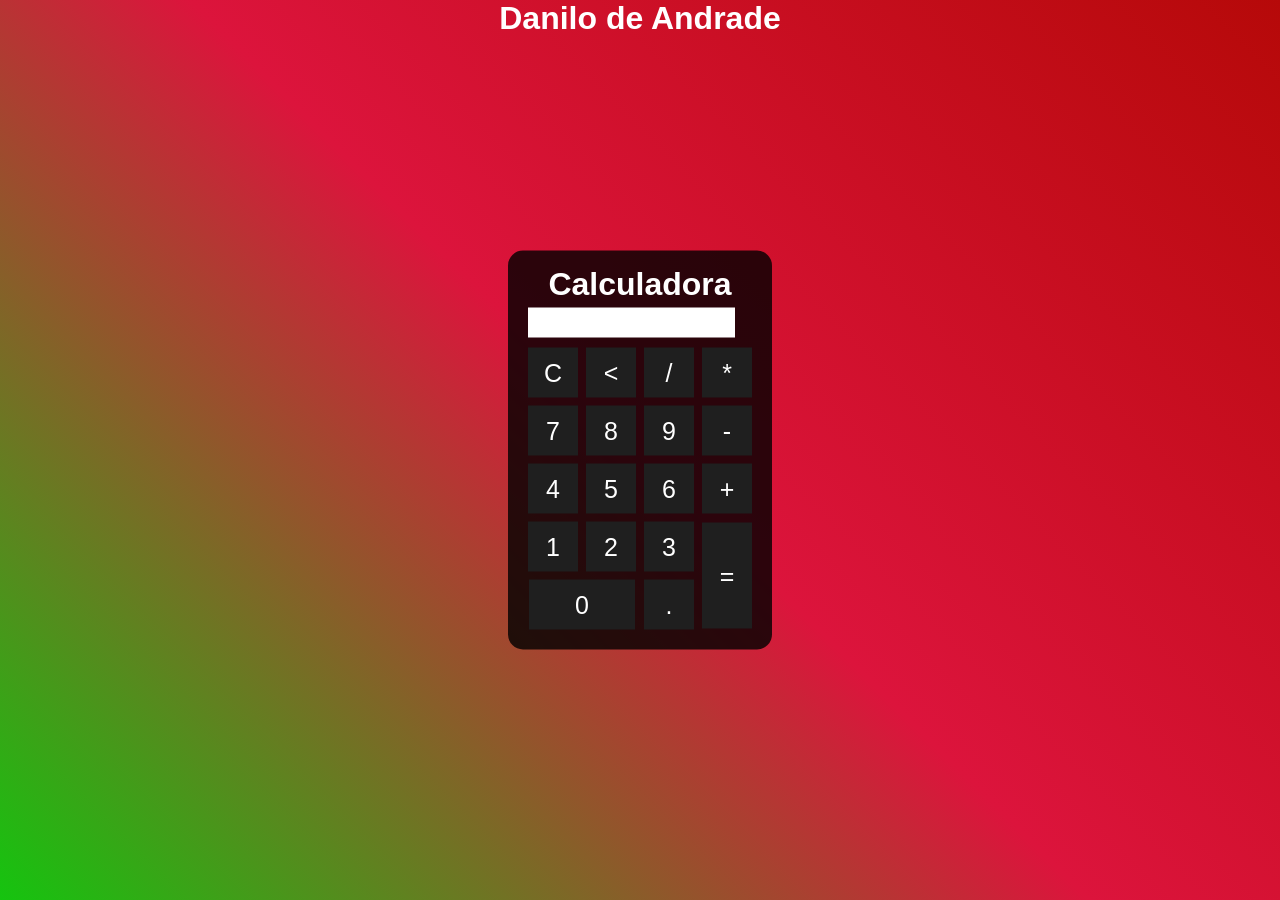
<file: projetos/calculadora/calculadora.html>
<!DOCTYPE html>
<html lang="en">
<head>
    <meta charset="UTF-8">
    <meta name="viewport" content="width=device-width, initial-scale=1.0">
    <title>Calculadora</title>
    <style>
        * {
            margin: 0%;
            padding: 0;
        }
        .fundo {
            background-image: linear-gradient(45deg, rgb(21, 196, 15), crimson, rgb(182, 9, 9));
            height: 100vh;
            color: white;
            font-family: Arial, Helvetica, sans-serif;
            text-align: center;
        }
        .calculadora {
            position: absolute;
            background-color: rgba(0, 0, 0, 0.8);
            top: 50%;
            left: 50%;
            transform: translate(-50%,-50%);
            border-radius: 15px;
            padding: 15px;
        }
        .botao{
            width: 50px;
            height: 50px;
            margin: 3px;
            font-size: 25px;
            cursor: pointer;
            background-color: rgb(31, 31, 31);
            border: none;
            color: #fff;
        }
        .botao:hover {
            background-color: black;
        }
        #resultado{
            width: 207px;
            height: 30px;
            margin: 5px;
            background-color: #fff;
            font-size: 25px;
            color: black;
            text-align: right;
        }
    </style>
</head>
<body>
    <div class="fundo">
        <h1>
            Danilo de Andrade
        </h1>
    
    <div class="calculadora">
        <h1>
            Calculadora
        </h1>
        <p id="resultado"> </p>
        <table>
            <tr>
                 <td><button class="botao"onclick="clean()">C</button></td>
                 <td><button class="botao" onclick="back()"><</button></td>
                 <td><button class="botao" onclick="insert('/')">/</button></td>
                 <td><button class="botao" onclick="insert('*')">*</button></td>
            </tr>
            <tr>
                 <td><button class="botao" onclick="insert('7')">7</button></td>
                 <td><button class="botao" onclick="insert('8')">8</button></td>
                 <td><button class="botao" onclick="insert('9')">9</button></td>
                 <td><button class="botao" onclick="insert('-')">-</button></td>
            </tr>
            <tr>
                 <td><button class="botao" onclick="insert('4')">4</button></td>
                 <td><button class="botao" onclick="insert('5')">5</button></td>
                 <td><button class="botao" onclick="insert('6')">6</button></td>
                 <td><button class="botao" onclick="insert('+')">+</button></td>
            </tr>
            <tr>
                 <td><button class="botao" onclick="insert('1')">1</button></td>
                 <td><button class="botao" onclick="insert('2')">2</button></td>
                 <td><button class="botao" onclick="insert('3')">3</button></td>
                 <td rowspan="2"><button class="botao" style="height: 106px;" onclick="calcular()">=</button></td>
            </tr>
            <tr>
                 <td colspan="2"><button class="botao" style="width: 106px;" onclick="insert('0')">0</button></td>
                 <td><button class="botao"onclick="insert('.')">. </button></td>
            </tr>
            
        </table>
    </div>
    <script>
        function insert(num)
        {
var numero = document.getElementById('resultado').innerHTML;
document.getElementById('resultado').innerHTML = numero + num;
        }
        function clean()
    {
        document.getElementById('resultado').innerHTML = "";
    }
    function back()
    {
        var resultado = document.getElementById('resultado').innerHTML;
        document.getElementById('resultado').innerHTML = resultado.substring(0, resultado.length -1);
    }
    function calcular()
    {
         var resultado = document.getElementById('resultado').innerHTML;
         if(resultado)
         {
            document.getElementById('resultado').innerHTML = eval(resultado);
         }
         else{
            document.getElementById('resultado').innerHTML = "Nada para calcular"
         }
    }
    </script>
</body>
</html>
</file>
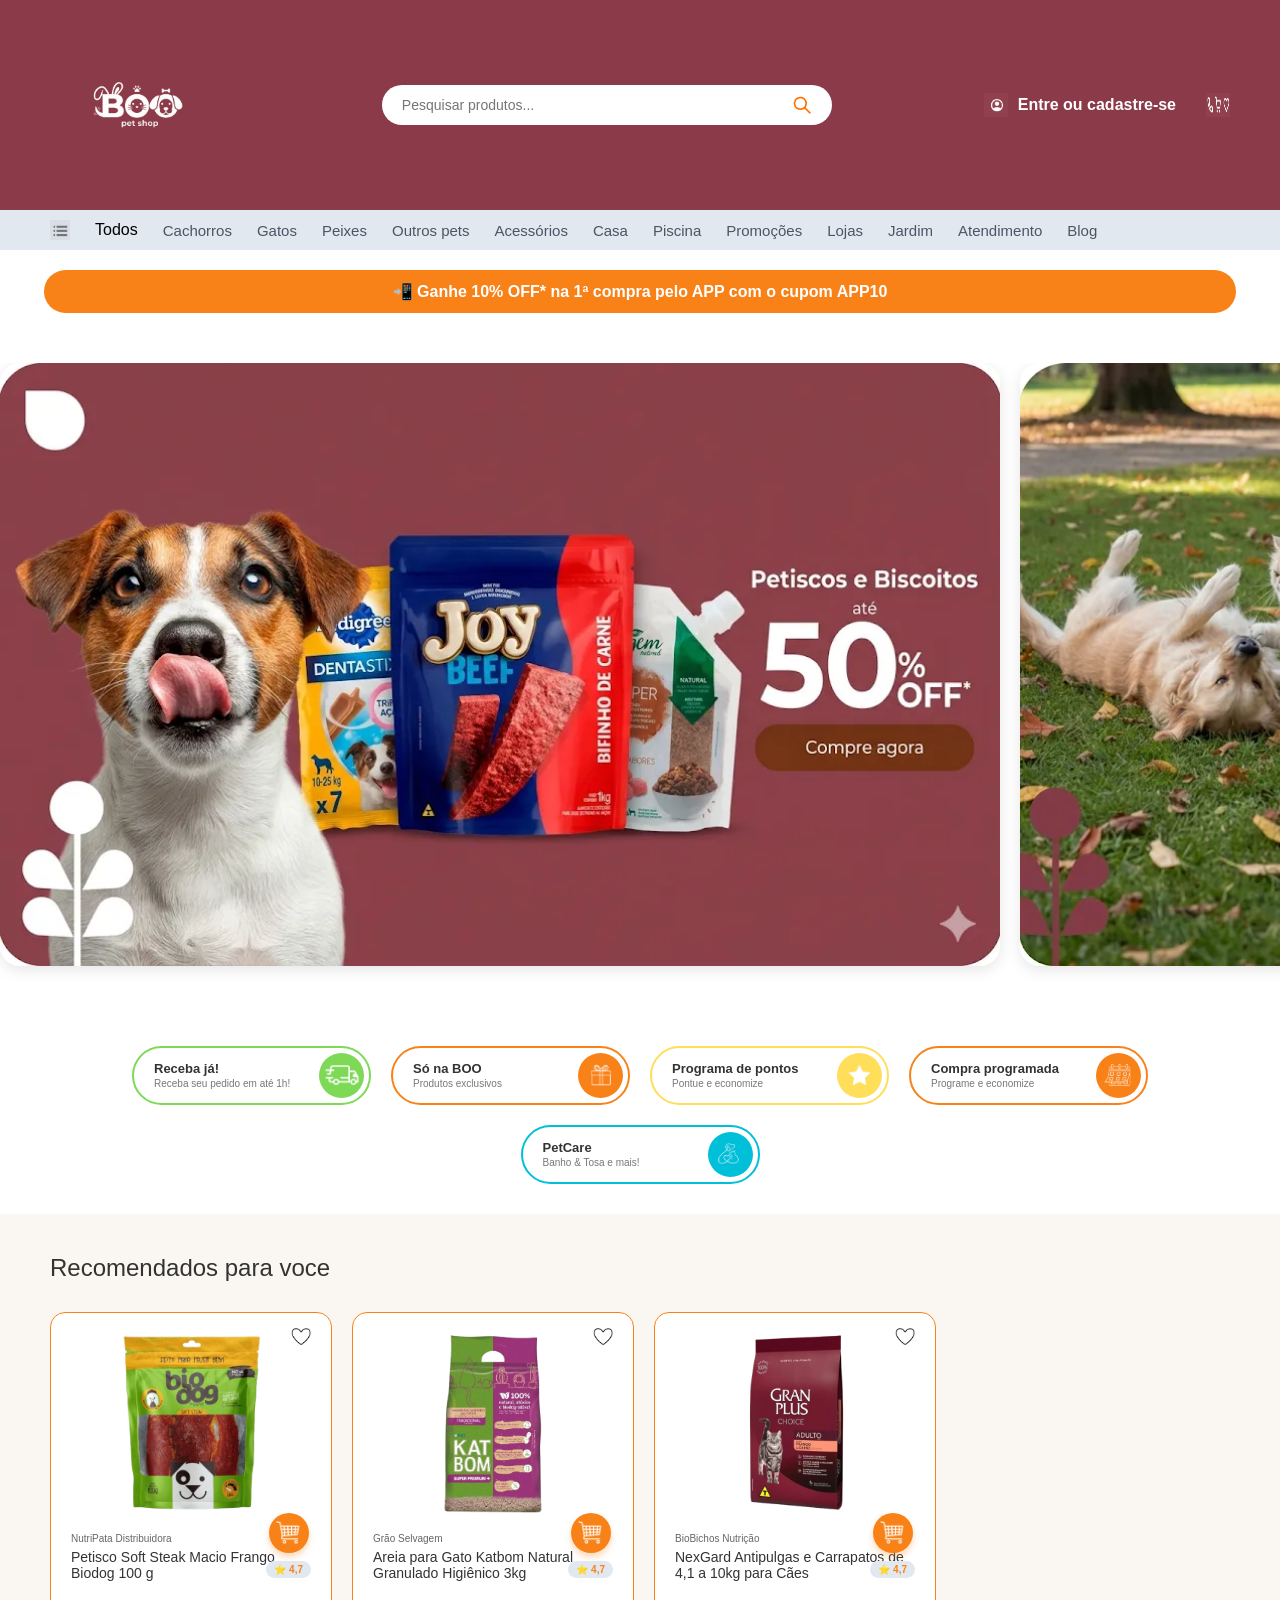
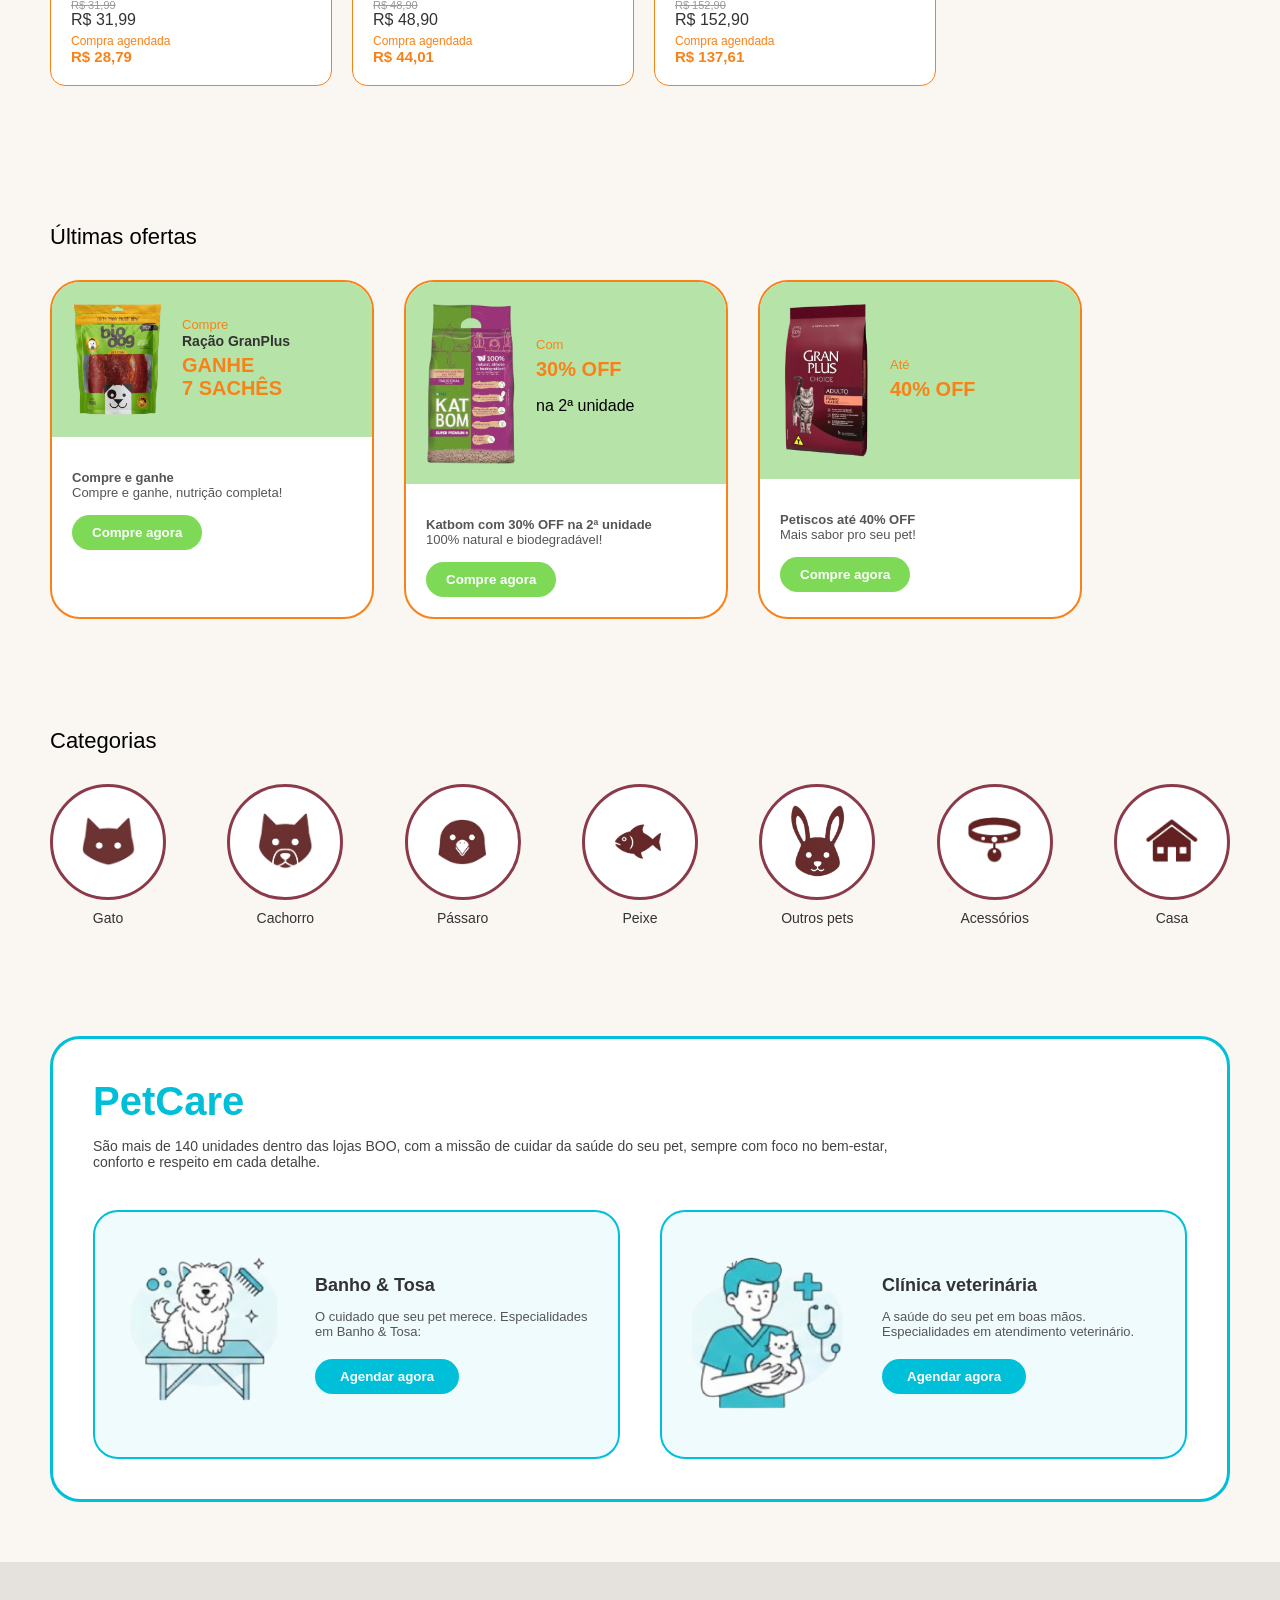
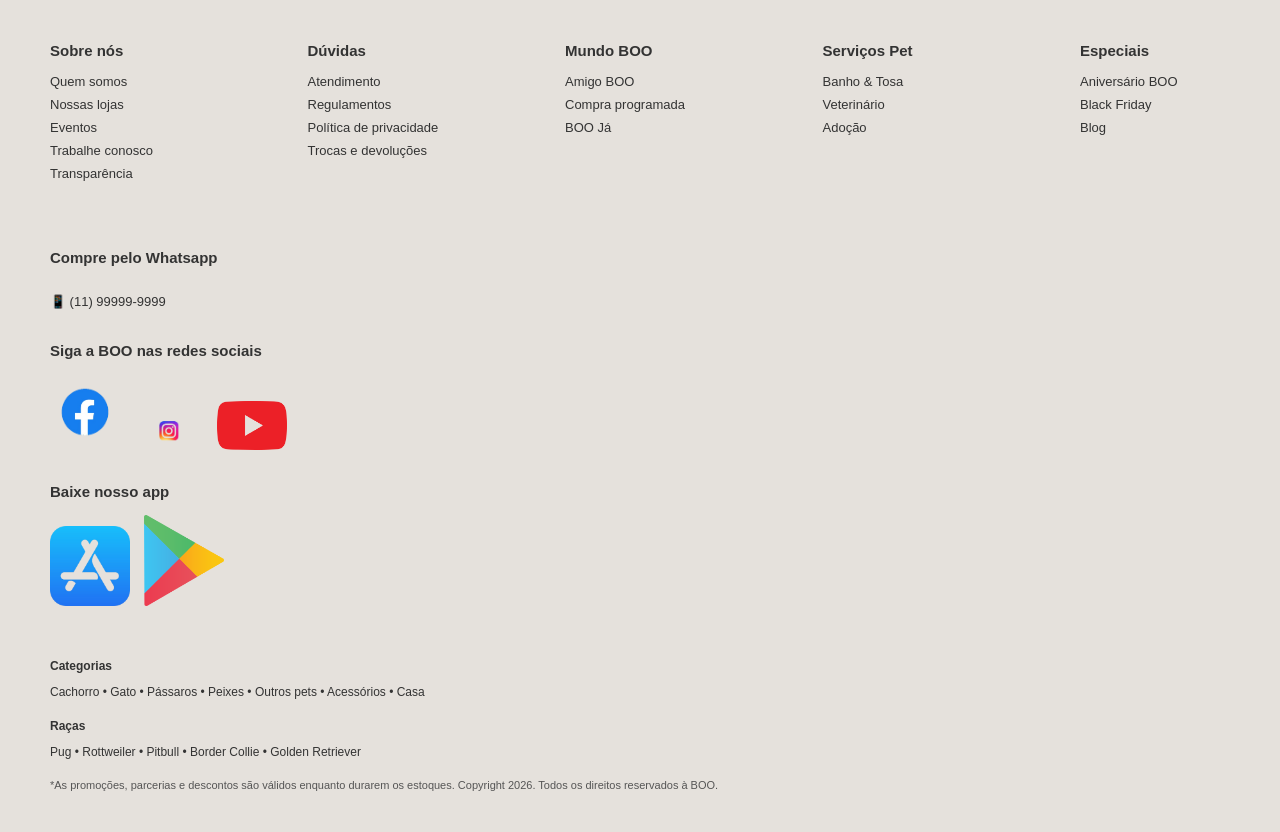
<file: projetos/petshop/Boo.html>
<!DOCTYPE html>
<html lang="pt-BR">
<head>
    <meta charset="UTF-8">
    <meta name="viewport" content="width=device-width, initial-scale=1.0">
    <title>Boo Pet Shop</title>
    <link rel="stylesheet" href="Boo.css">
</head>

<body>

    <header>
        <div class="topo-vinho">
            
            <div class="left">
                <a href="#"><img src="unnamed.png" alt="Logotipo Boo" class="logo"></a>
            </div>

            <div class="center">
                <div class="pesquisa-wrapper">
                    <input type="search" placeholder="Pesquisar produtos..." class="pesquisa">
                    <img src="icone4.png" alt="Pesquisar" class="search-icon">
                </div>
            </div>
            
            <div class="right">
                <a href="Booca.html" class="user-link">
                    <img src="icone1.png" alt="Usuário" class="user-icon">
                    <span>Entre ou cadastre-se</span>
                </a>

                <div class="action-icons">
                    <img src="icone2.png" alt="Telefone" class="phone-icon"></a>
                </div>
            </div>
            
        </div>

        <div class="topo-cinza">
            <div class="menu-items"> 
                    <img src="icone3.png" alt="Menu" class="menu-icon">
                    <span>Todos</span>
                </a>
                
                <a href="#">Cachorros</a>
                <a href="#">Gatos</a>
                <a href="#">Peixes</a>
                <a href="#">Outros pets</a>
                <a href="#">Acessórios</a>
                <a href="#">Casa</a>
                <a href="#">Piscina</a>
                <a href="#">Promoções</a>
                <a href="#">Lojas</a>
                <a href="#">Jardim</a>
                <a href="#">Atendimento</a>
                <a href="#">Blog</a>
            </div>
        </div>
    </header>

    <div class="banner-promocional">
        <p>📲 Ganhe 10% OFF* na 1ª compra pelo APP com o cupom APP10</p>
    </div>
    <div class="vitrine-destaques">
        <div class="slider-container">
            
            <div class="slide">
                <img src="petis.png" alt="Promoção 1">
            </div>
            
            <div class="slide">
                <img src="ração.png" alt="Ração Premier">
            </div>
            
            <div class="slide">
                <img src="promo.png" alt="Promoção 3">
            </div>

        </div>
    </div>

    <div class="beneficios-container">
        
        <div class="beneficio-card borda-verde">
            <div class="beneficio-texto">
                <h4>Receba já!</h4>
                <p>Receba seu pedido em até 1h!</p>
            </div>
            <div class="beneficio-icone bg-verde">
                <img src="caminhão.png" alt="Caminhão">
            </div>
        </div>

        <div class="beneficio-card borda-laranja">
            <div class="beneficio-texto">
                <h4>Só na BOO</h4>
                <p>Produtos exclusivos</p>
            </div>
            <div class="beneficio-icone bg-laranja">
                <img src="presente.png" alt="Presente">
            </div>
        </div>

        <div class="beneficio-card borda-amarelo">
            <div class="beneficio-texto">
                <h4>Programa de pontos</h4>
                <p>Pontue e economize</p>
            </div>
            <div class="beneficio-icone bg-amarelo">
                <img src="estrela.png" alt="Estrela">
            </div>
        </div>

        <div class="beneficio-card borda-laranja">
            <div class="beneficio-texto">
                <h4>Compra programada</h4>
                <p>Programe e economize</p>
            </div>
            <div class="beneficio-icone bg-laranja">
                <img src="calendario.png" alt="Calendário">
            </div>
        </div>

        <div class="beneficio-card borda-azul">
            <div class="beneficio-texto">
                <h4>PetCare</h4>
                <p>Banho & Tosa e mais!</p>
            </div>
            <div class="beneficio-icone bg-azul">
                <img src="petcare.png" alt="PetCare">
            </div>
        </div>

    </div>

    <div class="secao-produtos">
        <h2>Recomendados para voce</h2>
        
        <div class="produtos-wrapper">
            
            <div class="produto-card">
                <img src="coraçãopreto.png" alt="Favoritar" class="btn-favorito">
                
                <img src="venda1.png" alt="Petisco Biodog" class="produto-imagem">
                
                <div class="produto-info">
                    <span class="marca">NutriPata Distribuidora</span>
                    <h3 class="produto-titulo">Petisco Soft Steak Macio Frango Biodog 100 g</h3>
                    
                    <div class="precos">
                        <span class="preco-antigo">R$ 31,99</span>
                        <span class="preco-atual">R$ 31,99</span>
                        <span class="preco-assinatura">Compra agendada<br><strong>R$ 28,79</strong></span>
                    </div>
                </div>

                <div class="controles-flutuantes">
                    <button class="btn-carrinho"><img src="carrinho.png" alt="Comprar"></button>
                    <span class="badge-nota">⭐ 4,7</span>
                </div>
            </div>

            <div class="produto-card">
                <img src="coraçãopreto.png" alt="Favoritar" class="btn-favorito">
                
                <img src="venda2.png" alt="Areia Katbom" class="produto-imagem">
                
                <div class="produto-info">
                    <span class="marca">Grão Selvagem</span>
                    <h3 class="produto-titulo">Areia para Gato Katbom Natural Granulado Higiênico 3kg</h3>
                    
                    <div class="precos">
                        <span class="preco-antigo">R$ 48,90</span>
                        <span class="preco-atual">R$ 48,90</span>
                        <span class="preco-assinatura">Compra agendada<br><strong>R$ 44,01</strong></span>
                    </div>
                </div>

                <div class="controles-flutuantes">
                    <button class="btn-carrinho"><img src="carrinho.png" alt="Comprar"></button>
                    <span class="badge-nota">⭐ 4,7</span>
                </div>
            </div>

            <div class="produto-card">
                <img src="coraçãopreto.png" alt="Favoritar" class="btn-favorito">
                
                <img src="venda3.png" alt="Ração GranPlus" class="produto-imagem">
                
                <div class="produto-info">
                    <span class="marca">BioBichos Nutrição</span>
                    <h3 class="produto-titulo">NexGard Antipulgas e Carrapatos de 4,1 a 10kg para Cães</h3>
                    
                    <div class="precos">
                        <span class="preco-antigo">R$ 152,90</span>
                        <span class="preco-atual">R$ 152,90</span>
                        <span class="preco-assinatura">Compra agendada<br><strong>R$ 137,61</strong></span>
                    </div>
                </div>

                <div class="controles-flutuantes">
                    <button class="btn-carrinho"><img src="carrinho.png" alt="Comprar"></button>
                    <span class="badge-nota">⭐ 4,7</span>
                </div>
            </div>

        </div>
    </div>
    <div class="secao-ofertas">
    <h2>Últimas ofertas</h2>

    <div class="ofertas-container">

        <div class="oferta-card">
            <div class="oferta-topo">
                <img src="venda1.png" alt="Ração GranPlus">
                <div class="oferta-texto">
                    <span>Compre</span>
                    <strong>Ração GranPlus</strong>
                    <h3>GANHE<br>7 SACHÊS</h3>
                </div>
            </div>

            <div class="oferta-footer">
                <p><strong>Compre e ganhe</strong><br>Compre e ganhe, nutrição completa!</p>
                <button>Compre agora</button>
            </div>
        </div>

        <div class="oferta-card">
            <div class="oferta-topo">
                <img src="venda2.png" alt="Areia Katbom">
                <div class="oferta-texto">
                    <span>Com</span>
                    <h3>30% OFF</h3>
                    <p>na 2ª unidade</p>
                </div>
            </div>

            <div class="oferta-footer">
                <p><strong>Katbom com 30% OFF na 2ª unidade</strong><br>100% natural e biodegradável!</p>
                <button>Compre agora</button>
            </div>
        </div>

        <div class="oferta-card">
            <div class="oferta-topo">
                <img src="venda3.png" alt="Petiscos">
                <div class="oferta-texto">
                    <span>Até</span>
                    <h3>40% OFF</h3>
                </div>
            </div>

            <div class="oferta-footer">
                <p><strong>Petiscos até 40% OFF</strong><br>Mais sabor pro seu pet!</p>
                <button>Compre agora</button>
            </div>
        </div>

    </div>
</div>
<div class="secao-categorias">
    <h2>Categorias</h2>

    <div class="categorias-container">

        <div class="categoria-item">
            <div class="categoria-icone">
                <img src="gato.png" alt="Gato">
            </div>
            <span>Gato</span>
        </div>

        <div class="categoria-item">
            <div class="categoria-icone">
                <img src="cachorro.png" alt="Cachorro">
            </div>
            <span>Cachorro</span>
        </div>

        <div class="categoria-item">
            <div class="categoria-icone">
                <img src="passarinho.png" alt="Pássaro">
            </div>
            <span>Pássaro</span>
        </div>

        <div class="categoria-item">
            <div class="categoria-icone">
                <img src="peixe.png" alt="Peixe">
            </div>
            <span>Peixe</span>
        </div>

        <div class="categoria-item">
            <div class="categoria-icone">
                <img src="coelho.png" alt="Outros pets">
            </div>
            <span>Outros pets</span>
        </div>

        <div class="categoria-item">
            <div class="categoria-icone">
                <img src="acessórios.png" alt="Acessórios">
            </div>
            <span>Acessórios</span>
        </div>

        <div class="categoria-item">
            <div class="categoria-icone">
                <img src="casa.png" alt="Casa">
            </div>
            <span>Casa</span>
        </div>

    </div>
</div>
<div class="secao-petcare">
    <div class="petcare-container">

        <h2 class="petcare-titulo">PetCare</h2>
        <p class="petcare-descricao">
            São mais de 140 unidades dentro das lojas BOO, com a missão de cuidar da saúde do seu pet,
            sempre com foco no bem-estar, conforto e respeito em cada detalhe.
        </p>

        <div class="petcare-cards">

            <!-- Card Banho & Tosa -->
            <div class="petcare-card">
                <img src="banho.png" alt="Banho e Tosa">

                <div class="petcare-info">
                    <h3>Banho & Tosa</h3>
                    <p>O cuidado que seu pet merece. Especialidades em Banho & Tosa:</p>
                    <button>Agendar agora</button>
                </div>
            </div>

            <!-- Card Clínica -->
            <div class="petcare-card">
                <img src="clinica.png" alt="Clínica veterinária">

                <div class="petcare-info">
                    <h3>Clínica veterinária</h3>
                    <p>A saúde do seu pet em boas mãos. Especialidades em atendimento veterinário.</p>
                    <button>Agendar agora</button>
                </div>
            </div>

        </div>
    </div>
</div>
<footer class="footer">

    <div class="footer-container">

        <!-- COLUNA 1 -->
        <div class="footer-col">
            <h4>Sobre nós</h4>
            <a href="#">Quem somos</a>
            <a href="#">Nossas lojas</a>
            <a href="#">Eventos</a>
            <a href="#">Trabalhe conosco</a>
            <a href="#">Transparência</a>
        </div>

        <!-- COLUNA 2 -->
        <div class="footer-col">
            <h4>Dúvidas</h4>
            <a href="#">Atendimento</a>
            <a href="#">Regulamentos</a>
            <a href="#">Política de privacidade</a>
            <a href="#">Trocas e devoluções</a>
        </div>

        <!-- COLUNA 3 -->
        <div class="footer-col">
            <h4>Mundo BOO</h4>
            <a href="#">Amigo BOO</a>
            <a href="#">Compra programada</a>
            <a href="#">BOO Já</a>
        </div>

        <!-- COLUNA 4 -->
        <div class="footer-col">
            <h4>Serviços Pet</h4>
            <a href="#">Banho & Tosa</a>
            <a href="#">Veterinário</a>
            <a href="#">Adoção</a>
        </div>

        <!-- COLUNA 5 -->
        <div class="footer-col">
            <h4>Especiais</h4>
            <a href="#">Aniversário BOO</a>
            <a href="#">Black Friday</a>
            <a href="#">Blog</a>
        </div>

        <!-- COLUNA REDES -->
        <div class="footer-col footer-social">
            <h4>Compre pelo Whatsapp</h4>
            <p>📱 (11) 99999-9999</p>

            <h4>Siga a BOO nas redes sociais</h4>
            <div class="social-icons">
                <img src="facebook.png" alt="Facebook">
                <img src="instagram.png" alt="Instagram">
                <img src="youtube.png" alt="YouTube">
            </div>

            <h4>Baixe nosso app</h4>
            <div class="app-buttons">
                <img src="appstore.png" alt="App Store">
                <img src="playstore.png" alt="Google Play">
            </div>
        </div>

    </div>

    <!-- CATEGORIAS -->
    <div class="footer-extra">
        <h4>Categorias</h4>
        <p>Cachorro • Gato • Pássaros • Peixes • Outros pets • Acessórios • Casa</p>

        <h4>Raças</h4>
        <p>Pug • Rottweiler • Pitbull • Border Collie • Golden Retriever</p>

        <p class="footer-legal">
            *As promoções, parcerias e descontos são válidos enquanto durarem os estoques.
            Copyright 2026. Todos os direitos reservados à BOO.
        </p>
    </div>

</footer>
</body>
</html>
</file>
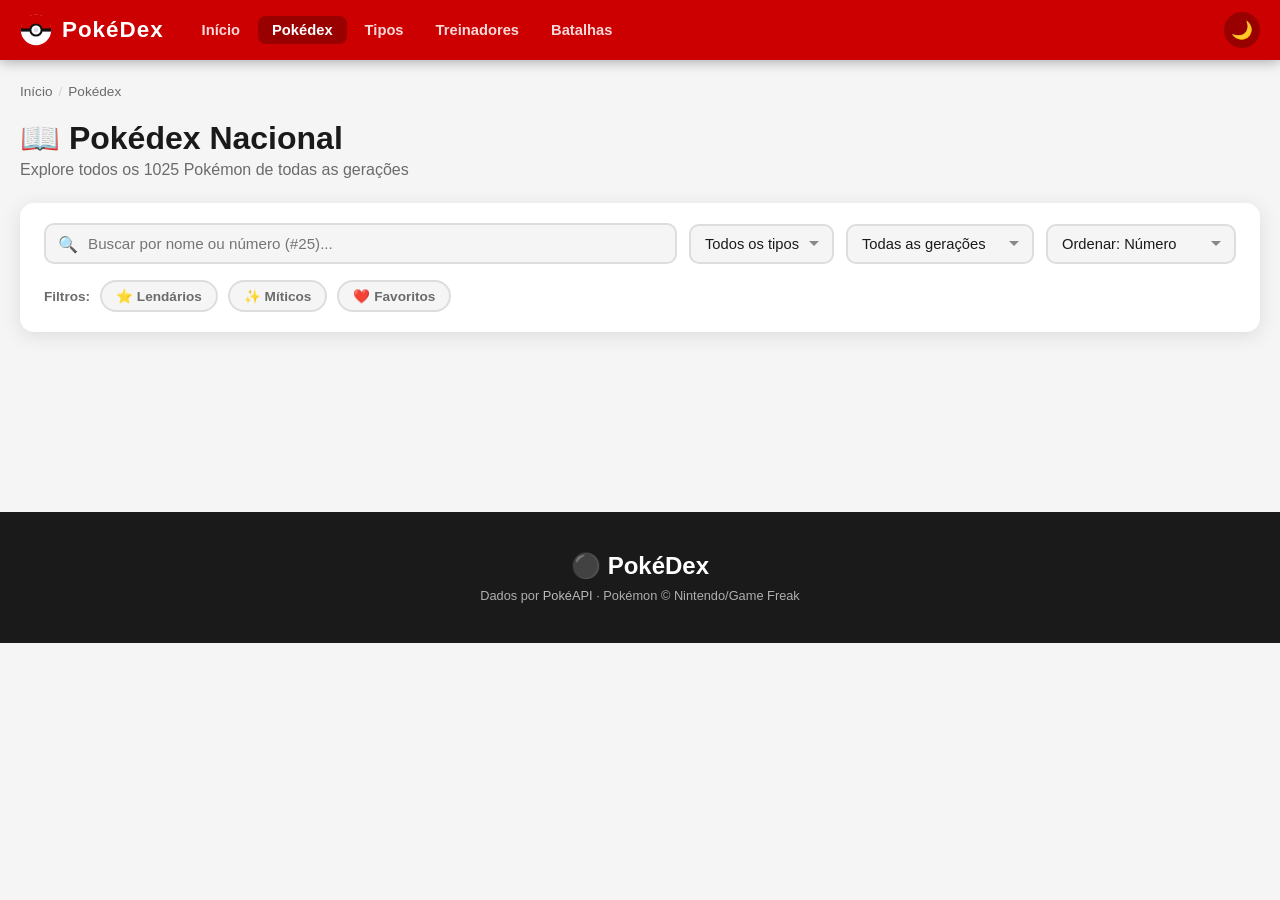
<file: projetos/pokedex/pokedex.html>
<!DOCTYPE html>
<html lang="pt-BR">
<head>
  <meta charset="UTF-8">
  <meta name="viewport" content="width=device-width, initial-scale=1.0">
  <meta name="description" content="Lista completa com todos os 1025 Pokémon. Filtre por tipo, geração, lendário e muito mais.">
  <title>Pokédex — Lista de Pokémon</title>
  <link rel="stylesheet" href="style.css">
  <link rel="icon" href="data:image/svg+xml,<svg xmlns='http://www.w3.org/2000/svg' viewBox='0 0 100 100'><circle cx='50' cy='50' r='48' fill='%23CC0000' stroke='%23111' stroke-width='4'/><rect x='2' y='46' width='96' height='8' fill='%23111'/><circle cx='50' cy='50' r='16' fill='white' stroke='%23111' stroke-width='4'/><circle cx='50' cy='50' r='7' fill='%23ddd' stroke='%23111' stroke-width='2'/></svg>">
</head>
<body>

  <div id="loading-screen">
    <div class="loader-pokeball"></div>
    <p>Carregando Pokédex...</p>
  </div>
  <div id="toast" class="toast"></div>
  <button id="scroll-top" title="Topo">↑</button>

  <nav class="navbar">
    <a class="nav-logo" href="index.html">
      <svg viewBox="0 0 40 40" fill="none">
        <circle cx="20" cy="20" r="19" fill="white"/>
        <path d="M1 20 Q1 1 20 1 Q39 1 39 20" fill="#CC0000"/>
        <rect x="1" y="18" width="38" height="4" fill="#111"/>
        <circle cx="20" cy="20" r="7" fill="white" stroke="#111" stroke-width="2.5"/>
        <circle cx="20" cy="20" r="3" fill="#ddd"/>
      </svg>
      PokéDex
    </a>
    <div class="nav-links">
      <a href="index.html">Início</a>
      <a href="pokedex.html" class="active">Pokédex</a>
      <a href="tipos.html">Tipos</a>
      <a href="treinadores.html">Treinadores</a>
      <a href="batalhas.html">Batalhas</a>
    </div>
    <div class="nav-right">
      <button class="btn-dark-toggle" title="Tema">🌙</button>
      <button class="nav-hamburger" id="nav-hamburger"><span></span><span></span><span></span></button>
    </div>
  </nav>
  <div class="nav-mobile" id="nav-mobile">
    <a href="index.html">🏠 Início</a>
    <a href="pokedex.html" class="active">📖 Pokédex</a>
    <a href="tipos.html">🔥 Tipos</a>
    <a href="treinadores.html">🧢 Treinadores</a>
    <a href="batalhas.html">⚔️ Batalhas</a>
  </div>

  <div class="page">
    <div class="container">

      <!-- Header -->
      <div style="margin-bottom:24px">
        <div class="breadcrumb">
          <a href="index.html">Início</a>
          <span class="breadcrumb-sep">/</span>
          <span>Pokédex</span>
        </div>
        <h1 style="font-size:2rem;font-weight:900;margin-bottom:4px">📖 Pokédex Nacional</h1>
        <p style="color:var(--text2)">Explore todos os 1025 Pokémon de todas as gerações</p>
      </div>

      <!-- Barra de busca e filtros -->
      <div class="search-bar">
        <div class="search-row">
          <div class="search-input-wrap">
            <span class="icon">🔍</span>
            <input type="text" id="search-input" class="search-input" 
                   placeholder="Buscar por nome ou número (#25)..." 
                   autocomplete="off">
          </div>
          <select id="type-filter" class="filter-select">
            <option value="">Todos os tipos</option>
            <option value="normal">Normal</option>
            <option value="fire">Fogo</option>
            <option value="water">Água</option>
            <option value="electric">Elétrico</option>
            <option value="grass">Grama</option>
            <option value="ice">Gelo</option>
            <option value="fighting">Lutador</option>
            <option value="poison">Veneno</option>
            <option value="ground">Terra</option>
            <option value="flying">Voador</option>
            <option value="psychic">Psíquico</option>
            <option value="bug">Inseto</option>
            <option value="rock">Pedra</option>
            <option value="ghost">Fantasma</option>
            <option value="dragon">Dragão</option>
            <option value="dark">Sombrio</option>
            <option value="steel">Aço</option>
            <option value="fairy">Fada</option>
          </select>
          <select id="gen-filter" class="filter-select">
            <option value="">Todas as gerações</option>
            <option value="1">Geração 1 — Kanto</option>
            <option value="2">Geração 2 — Johto</option>
            <option value="3">Geração 3 — Hoenn</option>
            <option value="4">Geração 4 — Sinnoh</option>
            <option value="5">Geração 5 — Unova</option>
            <option value="6">Geração 6 — Kalos</option>
            <option value="7">Geração 7 — Alola</option>
            <option value="8">Geração 8 — Galar</option>
            <option value="9">Geração 9 — Paldea</option>
          </select>
          <select id="sort-filter" class="filter-select">
            <option value="number">Ordenar: Número</option>
            <option value="name">Ordenar: Nome (A-Z)</option>
          </select>
        </div>
        <div class="filters-row">
          <span style="font-size:.85rem;color:var(--text2);font-weight:600">Filtros:</span>
          <button class="filter-tag" id="filter-legendary">⭐ Lendários</button>
          <button class="filter-tag" id="filter-mythic">✨ Míticos</button>
          <button class="filter-tag" id="filter-favs">❤️ Favoritos</button>
          <span class="results-info" id="results-count" style="margin-left:auto"></span>
        </div>
      </div>

      <!-- Grade de Pokémon -->
      <div class="pokemon-grid" id="pokemon-grid">
        <div class="spinner"></div>
      </div>

      <!-- Load More -->
      <div class="load-more-wrap">
        <button class="btn-load-more" id="load-more-btn" style="display:none">
          Carregar mais Pokémon ↓
        </button>
      </div>

    </div>
  </div>

  <footer class="footer">
    <div class="footer-logo">⚫ PokéDex</div>
    <p class="footer-copy">Dados por <a href="https://pokeapi.co" target="_blank" style="color:rgba(255,255,255,.7)">PokéAPI</a> · Pokémon © Nintendo/Game Freak</p>
  </footer>

  <script src="script.js"></script>
  <script>
    // Aplica filtro de geração via URL
    const urlParams = new URLSearchParams(window.location.search);
    const genParam = urlParams.get('gen');
    if (genParam) {
      document.addEventListener('DOMContentLoaded', () => {
        const sel = document.getElementById('gen-filter');
        if (sel) { sel.value = genParam; sel.dispatchEvent(new Event('change')); }
      });
    }
  </script>
</body>
</html>
</file>
<file: style.css>
/* ============================================
   Apple Liquid Glass Design System (iOS / macOS Tahoe)
   ============================================ */
*,
*::before,
*::after {
    margin: 0;
    padding: 0;
    box-sizing: border-box;
}

:root {
    --in-oklab: ;
    --in-oklch: ;

    /* Paleta Base — Apple Liquid Glass */
    --apple-white: #FFFFFF;
    --apple-canvas: #EEF2F9;
    --apple-bg-secondary: #F5F5F7;
    --apple-bg-tertiary: rgba(255, 255, 255, 0.5);
    --apple-text-primary: #1D1D1F;
    --apple-text-secondary: #6E6E73;
    --apple-text-tertiary: #424245;
    --apple-muted: #86868B;
    --apple-blue: #0071E3;
    --apple-blue-hover: #0077ED;
    --apple-blue-bright: #2997FF;
    --apple-cyan: #32ADE6;
    --apple-indigo: #5856D6;
    --apple-green: #34C759;

    /* Compatibilidade com seletores legados */
    --white: var(--apple-white);
    --industrial-light: var(--apple-bg-secondary);
    --industrial-dark: var(--apple-text-primary);
    --industrial-gray: #2C2C2E;
    --senai-red: var(--apple-blue);
    --senai-red-dark: var(--apple-blue-hover);
    --senai-red-light: var(--apple-blue-bright);
    --gray-100: #FAFAFC;
    --gray-200: rgba(15, 23, 42, 0.08);
    --gray-300: rgba(15, 23, 42, 0.14);
    --gray-500: var(--apple-muted);
    --gray-700: #424245;
    --gray-900: var(--apple-text-primary);
    --text-primary: var(--apple-text-primary);
    --text-secondary: var(--apple-text-tertiary);
    --text-light: var(--apple-muted);

    /* Tokens Ópticos do Liquid Glass (Modo Claro) */
    --glass-blur-lg: blur(28px) saturate(210%) brightness(1.03);
    --glass-blur-md: blur(20px) saturate(200%) brightness(1.03);
    --glass-blur-sm: blur(14px) saturate(185%);

    --glass-surface: linear-gradient(
        135deg var(--in-oklab),
        rgba(255, 255, 255, 0.56) 0%,
        rgba(255, 255, 255, 0.26) 48%,
        rgba(232, 244, 255, 0.46) 100%
    );
    --glass-surface-strong: linear-gradient(
        135deg var(--in-oklab),
        rgba(255, 255, 255, 0.72) 0%,
        rgba(255, 255, 255, 0.42) 50%,
        rgba(238, 247, 255, 0.62) 100%
    );
    --glass-surface-balloon: linear-gradient(
        140deg var(--in-oklab),
        rgba(255, 255, 255, 0.74) 0%,
        rgba(255, 255, 255, 0.36) 55%,
        rgba(230, 244, 255, 0.62) 100%
    );
    --glass-surface-well: linear-gradient(
        145deg var(--in-oklab),
        rgba(255, 255, 255, 0.46) 0%,
        rgba(255, 255, 255, 0.2) 100%
    );

    --glass-border-outer: rgba(255, 255, 255, 0.86);
    --glass-border-hairline: rgba(0, 75, 165, 0.1);
    --glass-rim-top: #FFFFFF;
    --glass-rim-left: rgba(255, 255, 255, 0.85);
    --glass-rim-bottom: rgba(0, 113, 227, 0.14);
    --glass-inner-glow: rgba(255, 255, 255, 0.36);

    --glass-shadow-card:
        inset 0 0 24px 0 var(--glass-inner-glow),
        0 20px 46px -12px rgba(10, 37, 80, 0.12),
        0 6px 18px -4px rgba(0, 113, 227, 0.07),
        0 0 0 1px var(--glass-border-hairline);

    --glass-shadow-hover:
        inset 0 0 28px 0 rgba(255, 255, 255, 0.42),
        0 26px 56px -12px rgba(15, 23, 42, 0.15),
        0 10px 26px -6px rgba(0, 113, 227, 0.14),
        0 0 0 1px rgba(0, 113, 227, 0.24);

    --glass-shadow-balloon:
        inset 0 0 14px 0 rgba(255, 255, 255, 0.3),
        0 14px 32px -6px rgba(15, 23, 42, 0.12),
        0 4px 12px -2px rgba(0, 113, 227, 0.08),
        0 0 0 1px var(--glass-border-hairline);

    /* Tipografia */
    --font-base: -apple-system, BlinkMacSystemFont, 'SF Pro Display', 'SF Pro Text', 'Inter', system-ui, sans-serif;
    --font-code: 'SF Mono', 'JetBrains Mono', ui-monospace, SFMono-Regular, Menlo, Monaco, Consolas, monospace;

    /* Raios contínuos */
    --radius-sm: 12px;
    --radius-md: 18px;
    --radius-lg: 24px;
    --radius-xl: 30px;
    --radius-pill: 980px;

    /* Curvas de movimento */
    --ease-out: cubic-bezier(0.23, 1, 0.32, 1);
    --ease-spring: cubic-bezier(0.16, 1, 0.3, 1);
    --ease-drawer: cubic-bezier(0.32, 0.72, 0, 1);
}

@supports (background: linear-gradient(in oklab, white, black)) {
    :root {
        --in-oklab: in oklab;
        --in-oklch: in oklch;
    }
}

html {
    scroll-behavior: smooth;
    font-size: 100%;
    -webkit-text-size-adjust: 100%;
    overflow-x: clip;
}

body {
    font-family: var(--font-base);
    background-color: var(--apple-canvas);
    background-image:
        radial-gradient(at 15% 10%, rgba(0, 113, 227, 0.18) 0px, transparent 45%),
        radial-gradient(at 85% 20%, rgba(50, 173, 230, 0.22) 0px, transparent 45%),
        radial-gradient(at 50% 55%, rgba(88, 86, 214, 0.14) 0px, transparent 50%),
        radial-gradient(at 80% 85%, rgba(0, 113, 227, 0.16) 0px, transparent 45%),
        linear-gradient(180deg, #F2F6FD 0%, #E6EFFC 50%, #EEF4FC 100%);
    background-attachment: fixed;
    color: var(--text-primary);
    line-height: 1.58;
    letter-spacing: -0.011em;
    font-optical-sizing: auto;
    -webkit-font-smoothing: antialiased;
    -moz-osx-font-smoothing: grayscale;
    overflow-x: clip;
    position: relative;
    transition: background-color 260ms var(--ease-out), color 260ms var(--ease-out);
}

/* ============================================
   Palco de Luz Ambiente para Refração do Vidro
   ============================================ */
.ambient-canvas {
    position: fixed;
    inset: 0;
    pointer-events: none;
    z-index: 0;
    overflow: hidden;
}

.ambient-canvas::after {
    content: '';
    position: absolute;
    inset: 0;
    background-image: radial-gradient(rgba(0, 113, 227, 0.15) 1.25px, transparent 1.25px);
    background-size: 28px 28px;
    mask-image: radial-gradient(ellipse at 50% 45%, rgba(0, 0, 0, 0.55) 0%, transparent 82%);
    -webkit-mask-image: radial-gradient(ellipse at 50% 45%, rgba(0, 0, 0, 0.55) 0%, transparent 82%);
}

.ambient-orb {
    position: absolute;
    border-radius: 50%;
    filter: blur(60px);
    opacity: 0.9;
    will-change: transform;
}

.orb-blue {
    width: 540px;
    height: 540px;
    top: -90px;
    right: 5%;
    background: radial-gradient(circle, rgba(0, 113, 227, 0.42) 0%, rgba(50, 173, 230, 0.18) 58%, transparent 75%);
    animation: floatOrbA 18s ease-in-out infinite alternate;
}

.orb-cyan {
    width: 460px;
    height: 460px;
    top: 26%;
    left: -80px;
    background: radial-gradient(circle, rgba(50, 173, 230, 0.38) 0%, rgba(0, 113, 227, 0.12) 62%, transparent 75%);
    animation: floatOrbB 22s ease-in-out infinite alternate;
}

.orb-indigo {
    width: 500px;
    height: 500px;
    top: 54%;
    right: -70px;
    background: radial-gradient(circle, rgba(88, 86, 214, 0.32) 0%, rgba(0, 113, 227, 0.14) 60%, transparent 75%);
    animation: floatOrbA 20s ease-in-out infinite alternate-reverse;
}

.orb-violet {
    width: 420px;
    height: 420px;
    bottom: 6%;
    left: 12%;
    background: radial-gradient(circle, rgba(175, 82, 222, 0.24) 0%, rgba(50, 173, 230, 0.16) 60%, transparent 75%);
    animation: floatOrbB 24s ease-in-out infinite alternate;
}

.orb-sky {
    width: 390px;
    height: 390px;
    top: 14%;
    left: 34%;
    background: radial-gradient(circle, rgba(41, 151, 255, 0.28) 0%, transparent 70%);
}

@keyframes floatOrbA {
    0% { transform: translate3d(0, 0, 0) scale(1); }
    100% { transform: translate3d(-36px, 28px, 0) scale(1.06); }
}

@keyframes floatOrbB {
    0% { transform: translate3d(0, 0, 0) scale(1); }
    100% { transform: translate3d(32px, -24px, 0) scale(1.05); }
}

.container {
    max-width: 1120px;
    margin: 0 auto;
    padding: 0 2rem;
    position: relative;
    z-index: 2;
}

:focus-visible {
    outline: 2px solid var(--apple-blue);
    outline-offset: 3px;
}

/* ============================================
   Reflexo Interativo e Brilho Especular (Liquid Glare)
   ============================================ */
.glass-interactive {
    position: relative;
    isolation: isolate;
}

.glass-interactive::after {
    content: '';
    position: absolute;
    inset: 0;
    border-radius: inherit;
    background:
        radial-gradient(
            340px circle at var(--mx, 22%) var(--my, 15%),
            rgba(255, 255, 255, 0.62) 0%,
            rgba(255, 255, 255, 0.16) 32%,
            transparent 68%
        );
    opacity: 0.72;
    pointer-events: none;
    z-index: 1;
    transition: opacity 240ms var(--ease-out);
}

@media (hover: hover) and (pointer: fine) {
    .glass-interactive:hover::after {
        opacity: 1;
    }
}

/* ============================================
   Faixa Superior SENAI — Cápsula de Vidro
   ============================================ */
.top-bar {
    position: relative;
    z-index: 1001;
    padding: 0.65rem 0 0.25rem;
}

.top-bar-wrap {
    display: flex;
    justify-content: center;
}

.top-bar-content {
    display: inline-flex;
    justify-content: center;
    align-items: center;
    gap: 0.75rem;
    flex-wrap: wrap;
    padding: 0.35rem 1.05rem;
    border-radius: var(--radius-pill);
    background: var(--glass-surface-strong);
    backdrop-filter: var(--glass-blur-sm);
    -webkit-backdrop-filter: var(--glass-blur-sm);
    border: 1px solid var(--glass-border-outer);
    box-shadow: var(--glass-shadow-balloon);
    font-size: 0.75rem;
    font-weight: 500;
    letter-spacing: -0.005em;
}

.top-bar-item {
    display: inline-flex;
    align-items: center;
    gap: 0.4rem;
    color: var(--apple-text-tertiary);
}

.top-bar-item svg {
    color: var(--apple-blue);
    flex-shrink: 0;
}

.top-bar-divider {
    color: var(--apple-muted);
    opacity: 0.6;
}

/* ============================================
   Cabeçalho / Navegação — Dock Flutuante Liquid Glass
   ============================================ */
.header {
    position: sticky;
    top: 0.65rem;
    z-index: 1000;
    padding: 0.25rem 0;
}

.header-shell {
    display: flex;
    justify-content: center;
}

.glass-nav-dock {
    width: 100%;
    display: flex;
    justify-content: space-between;
    align-items: center;
    min-height: 60px;
    padding: 0.45rem 0.65rem 0.45rem 0.9rem;
    border-radius: var(--radius-pill);
    background: var(--glass-surface-strong);
    backdrop-filter: var(--glass-blur-lg);
    -webkit-backdrop-filter: var(--glass-blur-lg);
    border: 1px solid var(--glass-border-outer);
    box-shadow: var(--glass-shadow-card);
    transition:
        background 240ms var(--ease-out),
        box-shadow 240ms var(--ease-out),
        transform 240ms var(--ease-out);
}

.header.scrolled .glass-nav-dock {
    box-shadow: var(--glass-shadow-card);
}

.logo {
    display: inline-flex;
    align-items: center;
    gap: 0.72rem;
    text-decoration: none;
    color: var(--text-primary);
    transition: transform 140ms var(--ease-out);
}

.logo:active {
    transform: scale(0.97);
}

.logo-mark {
    background: linear-gradient(145deg, #0077ED 0%, #0055B3 100%);
    color: #FFFFFF;
    width: 38px;
    height: 38px;
    display: inline-flex;
    align-items: center;
    justify-content: center;
    font-weight: 700;
    font-size: 0.84rem;
    border-radius: 50%;
    letter-spacing: -0.02em;
    box-shadow:
        inset 0 1.5px 1.5px rgba(255, 255, 255, 0.65),
        inset 0 -1.5px 2px rgba(0, 25, 70, 0.4),
        0 6px 14px rgba(0, 113, 227, 0.28);
    flex-shrink: 0;
    transition: transform 160ms var(--ease-out), box-shadow 160ms var(--ease-out);
}

.logo-mark-small {
    width: 34px;
    height: 34px;
    font-size: 0.78rem;
}

.logo-text {
    display: flex;
    flex-direction: column;
    line-height: 1.16;
}

.logo-name {
    font-weight: 600;
    font-size: 0.92rem;
    letter-spacing: -0.015em;
    color: var(--text-primary);
}

.logo-role {
    font-size: 0.71rem;
    color: var(--apple-text-secondary);
    font-weight: 400;
}

.nav-list {
    display: flex;
    align-items: center;
    list-style: none;
    gap: 0.25rem;
    padding: 0.22rem;
    border-radius: var(--radius-pill);
    background: rgba(255, 255, 255, 0.35);
    border: 1px solid rgba(255, 255, 255, 0.55);
    box-shadow: inset 0 1px 2px rgba(15, 23, 42, 0.04);
}

.nav-list a {
    color: var(--apple-text-tertiary);
    text-decoration: none;
    font-size: 0.83rem;
    font-weight: 500;
    letter-spacing: -0.008em;
    padding: 0.44rem 0.88rem;
    border-radius: var(--radius-pill);
    transition:
        color 180ms var(--ease-out),
        background-color 180ms var(--ease-out),
        box-shadow 180ms var(--ease-out),
        transform 120ms var(--ease-out);
    position: relative;
    display: inline-flex;
    align-items: center;
}

@media (hover: hover) and (pointer: fine) {
    .nav-list a:hover {
        color: var(--text-primary);
        background: rgba(255, 255, 255, 0.55);
    }
}

.nav-list a:active {
    transform: scale(0.96);
}

.nav-list a.active {
    color: var(--apple-blue);
    font-weight: 600;
    background: linear-gradient(145deg, rgba(255, 255, 255, 0.92) 0%, rgba(255, 255, 255, 0.68) 100%);
    border: 1px solid var(--glass-border-outer);
    box-shadow:
        0 4px 12px -2px rgba(0, 113, 227, 0.14),
        0 1px 3px rgba(15, 23, 42, 0.06);
}

.menu-toggle {
    display: none;
    flex-direction: column;
    justify-content: center;
    align-items: center;
    width: 40px;
    height: 40px;
    background: var(--glass-surface-balloon);
    backdrop-filter: var(--glass-blur-sm);
    -webkit-backdrop-filter: var(--glass-blur-sm);
    border: 1px solid var(--glass-border-outer);
    box-shadow:
        inset 0 1px 1px #FFFFFF,
        0 4px 12px rgba(15, 23, 42, 0.08);
    border-radius: 50%;
    cursor: pointer;
    gap: 4px;
    padding: 0;
    transition: transform 140ms var(--ease-out);
}

.menu-toggle:active {
    transform: scale(0.93);
}

.menu-toggle span {
    display: block;
    width: 16px;
    height: 1.6px;
    background: var(--text-primary);
    border-radius: 2px;
    transition: transform 240ms var(--ease-drawer), opacity 180ms var(--ease-out);
    transform-origin: center;
}

.menu-toggle.active span:nth-child(1) {
    transform: translateY(5.6px) rotate(45deg);
}

.menu-toggle.active span:nth-child(2) {
    opacity: 0;
    transform: scaleX(0.4);
}

.menu-toggle.active span:nth-child(3) {
    transform: translateY(-5.6px) rotate(-45deg);
}

/* ============================================
   Balões Pílula de Vidro (Padrão Reutilizável)
   ============================================ */
.glass-balloon-pill {
    display: inline-flex;
    align-items: center;
    gap: 0.55rem;
    background: var(--glass-surface-balloon);
    backdrop-filter: var(--glass-blur-md);
    -webkit-backdrop-filter: var(--glass-blur-md);
    border: 1px solid var(--glass-border-outer);
    box-shadow: var(--glass-shadow-balloon);
    border-radius: var(--radius-pill);
    position: relative;
}

/* ============================================
   Seção Hero / Início + Palco Liquid Glass
   ============================================ */
.hero {
    min-height: calc(100vh - 110px);
    display: flex;
    align-items: center;
    position: relative;
    padding: 3.5rem 0 5rem;
    overflow-x: clip;
}

.hero-layout {
    display: grid;
    grid-template-columns: 1.12fr 0.88fr;
    gap: 3rem;
    align-items: center;
}

.hero-content {
    position: relative;
    z-index: 2;
    min-width: 0;
}

.hero-badge {
    color: var(--text-primary);
    padding: 0.45rem 1.05rem;
    font-size: 0.8rem;
    font-weight: 500;
    letter-spacing: -0.005em;
    margin-bottom: 1.6rem;
    animation: floatSubtle 6s ease-in-out infinite;
}

.badge-dot {
    width: 8px;
    height: 8px;
    background: var(--apple-green);
    border-radius: 50%;
    box-shadow: 0 0 0 3px rgba(52, 199, 89, 0.22), 0 0 10px rgba(52, 199, 89, 0.5);
    animation: pulseDot 2.4s var(--ease-out) infinite;
}

@keyframes pulseDot {
    0%, 100% { opacity: 1; transform: scale(1); }
    50% { opacity: 0.6; transform: scale(0.9); }
}

.hero-greeting {
    color: var(--apple-blue);
    font-family: var(--font-code);
    font-size: 0.92rem;
    margin-bottom: 0.55rem;
    font-weight: 600;
    letter-spacing: 0.01em;
}

.hero-name {
    font-size: clamp(2.65rem, 5.2vw, 4.35rem);
    font-weight: 700;
    margin-bottom: 0.75rem;
    color: var(--text-primary);
    letter-spacing: -0.032em;
    line-height: 1.04;
    animation: heroReveal 650ms var(--ease-spring) both;
}

.hero-name::after {
    content: '_';
    color: var(--apple-blue);
    font-weight: 400;
    margin-left: 2px;
    animation: blink 1.1s steps(1) infinite;
}

@keyframes blink {
    50% { opacity: 0; }
}

.hero-title {
    font-size: clamp(1.18rem, 2.2vw, 1.5rem);
    color: var(--apple-text-secondary);
    font-weight: 600;
    letter-spacing: -0.018em;
    line-height: 1.28;
    margin-bottom: 1.25rem;
}

.hero-description {
    font-size: 1.04rem;
    color: var(--text-secondary);
    line-height: 1.64;
    margin-bottom: 2.1rem;
    max-width: 56ch;
}

.hero-description strong {
    color: var(--text-primary);
    font-weight: 600;
}

.hero-buttons {
    display: flex;
    gap: 0.95rem;
    flex-wrap: wrap;
    margin-bottom: 2.75rem;
}

/* Estatísticas como Balões de Vidro Flutuantes */
.hero-stats {
    display: grid;
    grid-template-columns: repeat(3, minmax(110px, 155px));
    gap: 1rem;
}

.glass-stat-balloon {
    display: flex;
    flex-direction: column;
    gap: 0.2rem;
    padding: 1rem 1.2rem;
    border-radius: var(--radius-md);
    background: var(--glass-surface-balloon);
    backdrop-filter: var(--glass-blur-md);
    -webkit-backdrop-filter: var(--glass-blur-md);
    border: 1px solid var(--glass-border-outer);
    box-shadow: var(--glass-shadow-card);
    transition: transform 220ms var(--ease-out), box-shadow 220ms var(--ease-out);
}

@media (hover: hover) and (pointer: fine) {
    .glass-stat-balloon:hover {
        transform: translateY(-4px);
        box-shadow: var(--glass-shadow-hover);
    }
}

.stat-num {
    font-size: clamp(1.75rem, 2.8vw, 2.15rem);
    font-weight: 700;
    color: var(--apple-blue);
    line-height: 1.05;
    letter-spacing: -0.03em;
    font-variant-numeric: tabular-nums;
}

.stat-label {
    font-size: 0.76rem;
    color: var(--apple-text-secondary);
    font-weight: 500;
    letter-spacing: -0.005em;
}

/* ============================================
   Palco Direita do Hero: Balões e Esferas Liquid Glass
   ============================================ */
.hero-glass-stage {
    position: relative;
    min-height: 440px;
    display: flex;
    align-items: center;
    justify-content: center;
    perspective: 1000px;
    min-width: 0;
}

/* Esferas Refrativas de Vidro 3D */
.glass-sphere {
    position: absolute;
    border-radius: 50%;
    backdrop-filter: blur(16px) saturate(190%);
    -webkit-backdrop-filter: blur(16px) saturate(190%);
    background:
        radial-gradient(circle at 28% 26%, rgba(255, 255, 255, 0.95) 0%, rgba(255, 255, 255, 0.45) 18%, rgba(0, 113, 227, 0.22) 58%, rgba(50, 173, 230, 0.38) 85%, rgba(255, 255, 255, 0.78) 100%);
    box-shadow:
        inset 0 4px 8px rgba(255, 255, 255, 0.92),
        inset -4px -6px 12px rgba(0, 113, 227, 0.24),
        0 18px 38px rgba(0, 113, 227, 0.2),
        0 0 0 1px rgba(255, 255, 255, 0.82);
    pointer-events: none;
}

.sphere-lg {
    width: 118px;
    height: 118px;
    top: -28px;
    right: 34px;
    z-index: 1;
    animation: floatBalloonA 8s ease-in-out infinite;
}

.sphere-md {
    width: 76px;
    height: 76px;
    bottom: -14px;
    left: 24px;
    z-index: 1;
    animation: floatBalloonB 7s ease-in-out infinite;
}

.sphere-sm {
    width: 42px;
    height: 42px;
    top: 48%;
    right: -14px;
    z-index: 4;
    animation: floatBalloonA 5.5s ease-in-out infinite reverse;
}

/* Painel Central de Vidro Líquido */
.glass-prism-card {
    width: 100%;
    max-width: 410px;
    border-radius: var(--radius-xl);
    background: var(--glass-surface);
    backdrop-filter: var(--glass-blur-lg);
    -webkit-backdrop-filter: var(--glass-blur-lg);
    border: 1px solid var(--glass-border-outer);
    box-shadow: var(--glass-shadow-card);
    padding: 1.35rem 1.45rem 1.45rem;
    z-index: 2;
    transform: translate3d(var(--stage-x, 0px), var(--stage-y, 0px), 0);
    transition: transform 280ms var(--ease-out), box-shadow 280ms var(--ease-out);
}

.prism-window-bar {
    display: flex;
    align-items: center;
    justify-content: space-between;
    padding-bottom: 0.95rem;
    margin-bottom: 1rem;
    border-bottom: 1px solid rgba(15, 23, 42, 0.08);
}

.prism-dots {
    display: flex;
    gap: 6px;
}

.p-dot {
    width: 10px;
    height: 10px;
    border-radius: 50%;
    box-shadow: inset 0 1px 1px rgba(255, 255, 255, 0.65);
}

.p-dot-close { background: #FF5F57; }
.p-dot-min { background: #FEBC2E; }
.p-dot-max { background: #28C840; }

.prism-window-title {
    font-family: var(--font-code);
    font-size: 0.72rem;
    color: var(--apple-text-secondary);
    font-weight: 500;
}

.prism-window-pill {
    font-size: 0.68rem;
    font-weight: 600;
    color: var(--apple-blue);
    background: rgba(0, 113, 227, 0.1);
    border: 1px solid rgba(0, 113, 227, 0.22);
    padding: 0.18rem 0.55rem;
    border-radius: var(--radius-pill);
}

.prism-body {
    font-family: var(--font-code);
    font-size: 0.8rem;
    line-height: 1.72;
    color: var(--text-primary);
}

.prism-code-line.indent {
    padding-left: 1.15rem;
}

.c-kw { color: #AF52DE; font-weight: 600; }
.c-var { color: #0071E3; font-weight: 600; }
.c-prop { color: var(--apple-text-tertiary); }
.c-str { color: #0068D1; }
.c-bool { color: #248A3D; font-weight: 600; }

.prism-metrics-row {
    display: flex;
    gap: 0.6rem;
    margin-top: 1.1rem;
    padding-top: 0.95rem;
    border-top: 1px solid rgba(15, 23, 42, 0.07);
    font-family: var(--font-base);
}

.prism-mini-chip {
    flex: 1;
    display: inline-flex;
    align-items: center;
    justify-content: center;
    gap: 0.4rem;
    padding: 0.45rem 0.65rem;
    border-radius: var(--radius-pill);
    background: rgba(255, 255, 255, 0.55);
    border: 1px solid rgba(255, 255, 255, 0.85);
    box-shadow: inset 0 1px 0 #FFFFFF, 0 2px 8px rgba(15, 23, 42, 0.05);
    font-size: 0.74rem;
    font-weight: 600;
    color: var(--text-primary);
}

.mini-chip-dot {
    width: 7px;
    height: 7px;
    border-radius: 50%;
    background: var(--apple-green);
}

.mini-chip-dot.blue {
    background: var(--apple-blue);
}

/* Balões Flutuantes de Vidro Translúcido sobrepostos no Hero */
.glass-floating-balloon {
    position: absolute;
    z-index: 3;
    display: inline-flex;
    align-items: center;
    gap: 0.68rem;
    padding: 0.58rem 1rem 0.58rem 0.62rem;
    border-radius: var(--radius-pill);
    background: var(--glass-surface-balloon);
    backdrop-filter: var(--glass-blur-md);
    -webkit-backdrop-filter: var(--glass-blur-md);
    border: 1px solid var(--glass-border-outer);
    box-shadow: var(--glass-shadow-balloon);
    transition: transform 240ms var(--ease-out), box-shadow 240ms var(--ease-out);
}

.balloon-top-left {
    top: -12px;
    left: -18px;
    animation: floatBalloonA 6.5s ease-in-out infinite;
}

.balloon-top-right {
    top: -8px;
    right: -18px;
    animation: floatBalloonB 7.2s ease-in-out infinite;
}

.balloon-bottom-left {
    bottom: -10px;
    left: -14px;
    animation: floatBalloonB 6.8s ease-in-out infinite reverse;
}

.balloon-bottom-right {
    bottom: -14px;
    right: -10px;
    animation: floatBalloonA 7.6s ease-in-out infinite reverse;
}

@keyframes floatBalloonA {
    0%, 100% { transform: translate3d(0, 0, 0); }
    50% { transform: translate3d(0, -8px, 0); }
}

@keyframes floatBalloonB {
    0%, 100% { transform: translate3d(0, 0, 0); }
    50% { transform: translate3d(0, 7px, 0); }
}

@keyframes floatSubtle {
    0%, 100% { transform: translate3d(0, 0, 0); }
    50% { transform: translate3d(0, -3px, 0); }
}

.balloon-orb {
    width: 34px;
    height: 34px;
    border-radius: 50%;
    display: inline-flex;
    align-items: center;
    justify-content: center;
    font-family: var(--font-code);
    font-size: 0.75rem;
    font-weight: 700;
    color: #FFFFFF;
    flex-shrink: 0;
    box-shadow:
        inset 0 1.5px 1.5px rgba(255, 255, 255, 0.7),
        0 4px 10px rgba(0, 113, 227, 0.25);
}

.orb-accent-blue {
    background: linear-gradient(135deg, #2997FF 0%, #0071E3 100%);
}

.orb-accent-indigo {
    background: linear-gradient(135deg, #7D7AFF 0%, #5856D6 100%);
}

.orb-accent-cyan {
    background: linear-gradient(135deg, #5AC8FA 0%, #0071E3 100%);
}

.orb-accent-teal {
    background: linear-gradient(135deg, #32ADE6 0%, #0068D1 100%);
}

.balloon-meta {
    display: flex;
    flex-direction: column;
    line-height: 1.2;
}

.balloon-title {
    font-size: 0.78rem;
    font-weight: 600;
    color: var(--text-primary);
    letter-spacing: -0.01em;
}

.balloon-sub {
    font-size: 0.68rem;
    color: var(--apple-text-secondary);
    font-family: var(--font-code);
}

/* ============================================
   Botões — Cápsulas de Vidro Líquido com Reflexo
   ============================================ */
.btn {
    display: inline-flex;
    align-items: center;
    justify-content: center;
    gap: 0.5rem;
    padding: 0.85rem 1.8rem;
    border-radius: var(--radius-pill);
    text-decoration: none;
    font-weight: 600;
    font-size: 0.94rem;
    letter-spacing: -0.01em;
    cursor: pointer;
    position: relative;
    overflow: hidden;
    backdrop-filter: var(--glass-blur-md);
    -webkit-backdrop-filter: var(--glass-blur-md);
    transition:
        background 200ms var(--ease-out),
        color 200ms var(--ease-out),
        box-shadow 200ms var(--ease-out),
        transform 140ms var(--ease-out);
}

.btn > * {
    position: relative;
    z-index: 2;
}

.btn:active {
    transform: scale(0.96);
}

.btn-primary {
    background: linear-gradient(
        135deg var(--in-oklab),
        rgba(41, 151, 255, 0.92) 0%,
        rgba(0, 113, 227, 0.82) 55%,
        rgba(0, 88, 188, 0.9) 100%
    );
    color: #FFFFFF;
    border: 1px solid rgba(255, 255, 255, 0.45);
    box-shadow:
        inset 0 1.5px 1.5px rgba(255, 255, 255, 0.65),
        inset 0 -2px 3px rgba(0, 35, 90, 0.35),
        0 12px 28px -6px rgba(0, 113, 227, 0.42),
        0 4px 10px rgba(0, 113, 227, 0.2);
}

@media (hover: hover) and (pointer: fine) {
    .btn-primary:hover {
        transform: translateY(-2px);
        box-shadow:
            inset 0 2px 2px rgba(255, 255, 255, 0.8),
            inset 0 -2px 3px rgba(0, 35, 90, 0.35),
            0 18px 36px -6px rgba(0, 113, 227, 0.52),
            0 6px 14px rgba(0, 113, 227, 0.28);
    }
}

.btn-secondary {
    background: var(--glass-surface-balloon);
    color: var(--text-primary);
    border: 1px solid var(--glass-border-outer);
    box-shadow: var(--glass-shadow-balloon);
}

@media (hover: hover) and (pointer: fine) {
    .btn-secondary:hover {
        transform: translateY(-2px);
        color: var(--apple-blue);
        box-shadow: var(--glass-shadow-hover);
    }
}

/* ============================================
   Seções Genéricas & Cabeçalhos
   ============================================ */
.section {
    padding: 6rem 0;
    position: relative;
    z-index: 2;
    overflow-x: clip;
}

/* Luzes difusas locais atrás das seções para intensificar o desfoque nos cards */
.section::before {
    content: '';
    position: absolute;
    width: 520px;
    height: 520px;
    border-radius: 50%;
    filter: blur(72px);
    pointer-events: none;
    z-index: 0;
    opacity: 0.85;
}

.sobre::before {
    top: 8%;
    right: 6%;
    background: radial-gradient(circle, rgba(0, 113, 227, 0.28) 0%, rgba(50, 173, 230, 0.14) 55%, transparent 72%);
}

.habilidades::before {
    top: 12%;
    left: 8%;
    background: radial-gradient(circle, rgba(50, 173, 230, 0.32) 0%, rgba(88, 86, 214, 0.18) 60%, transparent 75%);
}

.projetos::before {
    top: 18%;
    right: 10%;
    background: radial-gradient(circle, rgba(0, 113, 227, 0.28) 0%, rgba(50, 173, 230, 0.18) 55%, transparent 75%);
}

.certificados::before {
    top: 22%;
    left: 12%;
    background: radial-gradient(circle, rgba(88, 86, 214, 0.26) 0%, rgba(0, 113, 227, 0.18) 60%, transparent 75%);
}

.aprendizado::before {
    top: 16%;
    right: 14%;
    background: radial-gradient(circle, rgba(50, 173, 230, 0.28) 0%, transparent 72%);
}

.contato::before {
    bottom: 8%;
    left: 22%;
    background: radial-gradient(circle, rgba(0, 113, 227, 0.28) 0%, transparent 72%);
}

.section-header {
    text-align: center;
    margin-bottom: 3.5rem;
    position: relative;
    z-index: 2;
}

.section-tag {
    color: var(--apple-blue);
    font-size: 0.74rem;
    font-weight: 700;
    letter-spacing: 0.07em;
    text-transform: uppercase;
    margin-bottom: 0.85rem;
    padding: 0.36rem 1rem;
}

.section-title {
    font-size: clamp(2rem, 4.2vw, 2.85rem);
    font-weight: 700;
    margin-bottom: 0.75rem;
    color: var(--text-primary);
    letter-spacing: -0.025em;
    line-height: 1.08;
}

.section-subtitle {
    color: var(--apple-text-secondary);
    font-size: 1.05rem;
    line-height: 1.52;
    max-width: 56ch;
    margin: 0 auto;
}

/* ============================================
   Sobre Mim — Painel e Balões de Vidro
   ============================================ */
.sobre-grid {
    display: grid;
    grid-template-columns: 1.3fr 1fr;
    gap: 2.25rem;
    align-items: stretch;
}

.glass-panel {
    background: var(--glass-surface);
    backdrop-filter: var(--glass-blur-lg);
    -webkit-backdrop-filter: var(--glass-blur-lg);
    border: 1px solid var(--glass-border-outer);
    box-shadow: var(--glass-shadow-card);
    border-radius: var(--radius-xl);
    padding: 2.25rem;
    display: flex;
    flex-direction: column;
    justify-content: center;
    transition: transform 240ms var(--ease-out), box-shadow 240ms var(--ease-out);
}

@media (hover: hover) and (pointer: fine) {
    .glass-panel:hover {
        transform: translateY(-3px);
        box-shadow: var(--glass-shadow-hover);
    }
}

.sobre-texto p {
    color: var(--text-secondary);
    margin-bottom: 1.2rem;
    font-size: 1.04rem;
    line-height: 1.68;
    max-width: 65ch;
    position: relative;
    z-index: 2;
}

.sobre-texto p:last-child {
    margin-bottom: 0;
}

.sobre-texto strong {
    color: var(--text-primary);
    font-weight: 600;
}

.sobre-info {
    display: flex;
    flex-direction: column;
    gap: 0.9rem;
    justify-content: space-between;
}

.info-card {
    background: var(--glass-surface-balloon);
    backdrop-filter: var(--glass-blur-md);
    -webkit-backdrop-filter: var(--glass-blur-md);
    border: 1px solid var(--glass-border-outer);
    box-shadow: var(--glass-shadow-card);
    padding: 1.15rem 1.4rem;
    border-radius: var(--radius-lg);
    display: flex;
    align-items: center;
    gap: 1rem;
    transition:
        transform 220ms var(--ease-out),
        box-shadow 220ms var(--ease-out);
}

@media (hover: hover) and (pointer: fine) {
    .info-card:hover {
        transform: translateY(-3px) scale(1.01);
        box-shadow: var(--glass-shadow-hover);
    }
}

.info-icon {
    width: 46px;
    height: 46px;
    border-radius: 14px;
    background: linear-gradient(145deg, rgba(255, 255, 255, 0.9) 0%, rgba(255, 255, 255, 0.45) 100%);
    color: var(--apple-blue);
    border: 1px solid rgba(255, 255, 255, 0.9);
    box-shadow:
        inset 0 1.5px 1px #FFFFFF,
        0 6px 14px rgba(0, 113, 227, 0.12);
    display: inline-flex;
    align-items: center;
    justify-content: center;
    flex-shrink: 0;
    position: relative;
    z-index: 2;
}

.info-card > div {
    display: flex;
    flex-direction: column;
    gap: 0.15rem;
    position: relative;
    z-index: 2;
}

.info-label {
    color: var(--apple-text-secondary);
    font-size: 0.72rem;
    text-transform: uppercase;
    letter-spacing: 0.05em;
    font-weight: 600;
}

.info-valor {
    color: var(--text-primary);
    font-weight: 600;
    font-size: 0.98rem;
    letter-spacing: -0.01em;
}

/* ============================================
   Habilidades / Tecnologias — Painéis & Balões Liquid Glass
   ============================================ */
.skills-grid {
    display: grid;
    grid-template-columns: repeat(auto-fit, minmax(300px, 1fr));
    gap: 1.5rem;
}

.skill-card {
    background: var(--glass-surface);
    backdrop-filter: var(--glass-blur-lg);
    -webkit-backdrop-filter: var(--glass-blur-lg);
    border: 1px solid var(--glass-border-outer);
    box-shadow: var(--glass-shadow-card);
    padding: 1.85rem;
    border-radius: var(--radius-xl);
    transition:
        transform 240ms var(--ease-out),
        box-shadow 240ms var(--ease-out);
    position: relative;
    overflow: hidden;
}

@media (hover: hover) and (pointer: fine) {
    .skill-card:hover {
        transform: translateY(-5px);
        box-shadow: var(--glass-shadow-hover);
    }
}

.skill-card-top {
    display: flex;
    align-items: center;
    justify-content: space-between;
    margin-bottom: 1.2rem;
    position: relative;
    z-index: 2;
}

.skill-icon-wrap {
    width: 50px;
    height: 50px;
    background: linear-gradient(145deg, rgba(255, 255, 255, 0.88) 0%, rgba(255, 255, 255, 0.42) 100%);
    border: 1px solid rgba(255, 255, 255, 0.92);
    box-shadow:
        inset 0 1.5px 1px #FFFFFF,
        0 8px 18px rgba(0, 113, 227, 0.12);
    border-radius: 15px;
    display: inline-flex;
    align-items: center;
    justify-content: center;
    font-weight: 700;
    font-size: 0.95rem;
    font-family: var(--font-code);
    color: var(--apple-blue);
    transition: transform 200ms var(--ease-out), background 200ms var(--ease-out), color 200ms var(--ease-out);
}

@media (hover: hover) and (pointer: fine) {
    .skill-card:hover .skill-icon-wrap {
        background: linear-gradient(135deg, #2997FF 0%, #0071E3 100%);
        color: #FFFFFF;
        transform: scale(1.06);
    }
}

/* Balão flutuante de percentual da tecnologia */
.skill-pct-balloon {
    display: inline-flex;
    align-items: center;
    padding: 0.28rem 0.75rem;
    border-radius: var(--radius-pill);
    background: var(--glass-surface-balloon);
    border: 1px solid rgba(255, 255, 255, 0.88);
    box-shadow:
        inset 0 1px 1px #FFFFFF,
        0 4px 10px rgba(0, 113, 227, 0.1);
    font-family: var(--font-code);
    font-size: 0.76rem;
    font-weight: 600;
    color: var(--apple-blue);
    font-variant-numeric: tabular-nums;
}

.skill-icon-html,
.skill-icon-js,
.skill-icon-php,
.skill-icon-db,
.skill-icon-git,
.skill-icon-ux {
    display: inline-flex;
    align-items: center;
    justify-content: center;
    color: inherit;
    background: transparent;
}

.skill-card h3 {
    font-size: 1.16rem;
    margin-bottom: 0.45rem;
    color: var(--text-primary);
    font-weight: 600;
    letter-spacing: -0.015em;
    position: relative;
    z-index: 2;
}

.skill-card p {
    color: var(--text-secondary);
    font-size: 0.92rem;
    margin-bottom: 1.3rem;
    line-height: 1.56;
    position: relative;
    z-index: 2;
}

.skill-bar {
    height: 8px;
    background: rgba(15, 23, 42, 0.07);
    border-radius: var(--radius-pill);
    overflow: hidden;
    padding: 1px;
    box-shadow: inset 0 1px 2px rgba(15, 23, 42, 0.1), 0 1px 0 rgba(255, 255, 255, 0.8);
    position: relative;
    z-index: 2;
}

.skill-progress {
    height: 100%;
    width: var(--w, 50%);
    background: linear-gradient(90deg, #0071E3 0%, #32ADE6 100%);
    border-radius: var(--radius-pill);
    box-shadow: inset 0 1px 1px rgba(255, 255, 255, 0.65), 0 0 10px rgba(0, 113, 227, 0.35);
    animation: fillBar 1.1s var(--ease-spring) forwards;
    transform-origin: left;
}

@keyframes fillBar {
    from { transform: scaleX(0); }
    to { transform: scaleX(1); }
}

/* ============================================
   Projetos — Superfícies Translúcidas & Balões
   ============================================ */
.projetos-grid {
    display: grid;
    grid-template-columns: repeat(2, 1fr);
    gap: 1.85rem;
}

.projeto-card {
    background: var(--glass-surface);
    backdrop-filter: var(--glass-blur-lg);
    -webkit-backdrop-filter: var(--glass-blur-lg);
    border: 1px solid var(--glass-border-outer);
    box-shadow: var(--glass-shadow-card);
    border-radius: var(--radius-xl);
    padding: 0.75rem;
    transition:
        transform 260ms var(--ease-out),
        box-shadow 260ms var(--ease-out);
    display: flex;
    flex-direction: column;
}

@media (hover: hover) and (pointer: fine) {
    .projeto-card:hover {
        transform: translateY(-6px);
        box-shadow: var(--glass-shadow-hover);
    }
}

.projeto-imagem {
    aspect-ratio: 16 / 10;
    width: 100%;
    height: auto;
    position: relative;
    overflow: hidden;
    display: block;
    text-decoration: none;
    border-radius: calc(var(--radius-xl) - 8px);
    background-color: rgba(15, 23, 42, 0.08);
    background-size: cover;
    background-position: center;
    background-repeat: no-repeat;
    border: 1px solid rgba(255, 255, 255, 0.82);
    box-shadow:
        inset 0 1.5px 2px rgba(255, 255, 255, 0.85),
        0 10px 24px -6px rgba(15, 23, 42, 0.14);
    z-index: 2;
}

.projeto-cover-img {
    width: 100%;
    height: 100%;
    object-fit: cover;
    object-position: center;
    display: block;
    transition:
        transform 520ms var(--ease-out),
        filter 520ms var(--ease-out);
}

@media (hover: hover) and (pointer: fine) {
    .projeto-card:hover .projeto-cover-img {
        transform: scale(1.055);
        filter: saturate(1.06) contrast(1.02);
    }
}

.projeto-imagem::after {
    content: '';
    position: absolute;
    inset: 0;
    border-radius: inherit;
    background: linear-gradient(
        180deg,
        rgba(15, 23, 42, 0.18) 0%,
        rgba(15, 23, 42, 0) 38%,
        rgba(15, 23, 42, 0) 62%,
        rgba(15, 23, 42, 0.34) 100%
    );
    box-shadow: inset 0 1.5px 1.5px rgba(255, 255, 255, 0.65);
    pointer-events: none;
    z-index: 1;
}

.projeto-overlay {
    position: absolute;
    top: 0.85rem;
    right: 0.85rem;
    z-index: 2;
}

.projeto-tag {
    display: inline-flex;
    align-items: center;
    background: rgba(255, 255, 255, 0.76);
    color: #1D1D1F;
    padding: 0.36rem 0.9rem;
    border-radius: var(--radius-pill);
    font-size: 0.74rem;
    font-weight: 600;
    letter-spacing: -0.005em;
    backdrop-filter: blur(18px) saturate(190%);
    -webkit-backdrop-filter: blur(18px) saturate(190%);
    border: 1px solid rgba(255, 255, 255, 0.92);
    box-shadow:
        inset 0 1px 1px #FFFFFF,
        0 8px 20px rgba(0, 0, 0, 0.16);
}

.projeto-glass-Quick {
    position: absolute;
    bottom: 0.85rem;
    left: 0.85rem;
    z-index: 2;
    background: rgba(29, 29, 31, 0.62);
    color: #FFFFFF;
    padding: 0.34rem 0.85rem;
    border-radius: var(--radius-pill);
    font-size: 0.73rem;
    font-weight: 500;
    backdrop-filter: blur(16px) saturate(180%);
    -webkit-backdrop-filter: blur(16px) saturate(180%);
    border: 1px solid rgba(255, 255, 255, 0.32);
    box-shadow: inset 0 1px 0.5px rgba(255, 255, 255, 0.4);
    transition: transform 200ms var(--ease-out), background 200ms var(--ease-out);
}

@media (hover: hover) and (pointer: fine) {
    .projeto-card:hover .projeto-glass-Quick {
        background: rgba(0, 113, 227, 0.82);
        transform: translateY(-2px);
    }
}

.projeto-info {
    padding: 1.35rem 1rem 0.95rem;
    flex: 1;
    display: flex;
    flex-direction: column;
    position: relative;
    z-index: 2;
}

.projeto-info h3 {
    font-size: 1.22rem;
    margin-bottom: 0.55rem;
    color: var(--text-primary);
    font-weight: 600;
    letter-spacing: -0.016em;
    line-height: 1.28;
}

.projeto-info p {
    color: var(--text-secondary);
    font-size: 0.93rem;
    margin-bottom: 1.2rem;
    line-height: 1.58;
    flex: 1;
}

/* Indicadores de tecnologias como Balões de Vidro */
.projeto-techs {
    display: flex;
    gap: 0.45rem;
    flex-wrap: wrap;
    margin-bottom: 1.25rem;
}

.projeto-techs span {
    background: var(--glass-surface-balloon);
    color: var(--apple-text-tertiary);
    padding: 0.28rem 0.78rem;
    border-radius: var(--radius-pill);
    font-size: 0.74rem;
    font-family: var(--font-code);
    font-weight: 600;
    border: 1px solid rgba(255, 255, 255, 0.88);
    box-shadow:
        inset 0 1px 0.5px #FFFFFF,
        0 3px 8px rgba(15, 23, 42, 0.05);
}

.projeto-links {
    display: flex;
    gap: 0.65rem;
    padding-top: 0.95rem;
    border-top: 1px solid rgba(15, 23, 42, 0.07);
}

.glass-link-balloon {
    flex: 1;
    display: inline-flex;
    align-items: center;
    justify-content: center;
    gap: 0.3rem;
    padding: 0.58rem 0.95rem;
    border-radius: var(--radius-pill);
    background: linear-gradient(135deg, rgba(0, 113, 227, 0.14) 0%, rgba(0, 113, 227, 0.06) 100%);
    color: var(--apple-blue);
    border: 1px solid rgba(0, 113, 227, 0.22);
    box-shadow: inset 0 1px 0.5px rgba(255, 255, 255, 0.8);
    text-decoration: none;
    font-size: 0.84rem;
    font-weight: 600;
    letter-spacing: -0.008em;
    transition:
        background 180ms var(--ease-out),
        color 180ms var(--ease-out),
        transform 150ms var(--ease-out),
        box-shadow 180ms var(--ease-out);
}

.glass-link-balloon.secondary {
    background: var(--glass-surface-balloon);
    color: var(--text-primary);
    border-color: rgba(255, 255, 255, 0.85);
}

@media (hover: hover) and (pointer: fine) {
    .glass-link-balloon:hover {
        background: var(--apple-blue);
        color: #FFFFFF;
        border-color: var(--apple-blue);
        transform: translateY(-1px);
        box-shadow: 0 8px 18px -4px rgba(0, 113, 227, 0.35);
    }
}

.glass-link-balloon:active {
    transform: scale(0.97);
}

/* ============================================
   Certificados & Qualificações — Liquid Glass
   ============================================ */
.certificados-filtros {
    display: flex;
    justify-content: center;
    gap: 0.55rem;
    flex-wrap: wrap;
    margin-bottom: 2.75rem;
}

.filtro-btn {
    background: var(--glass-surface-balloon);
    backdrop-filter: var(--glass-blur-md);
    -webkit-backdrop-filter: var(--glass-blur-md);
    color: var(--apple-text-tertiary);
    border: 1px solid var(--glass-border-outer);
    box-shadow: var(--glass-shadow-balloon);
    padding: 0.52rem 1.1rem;
    border-radius: var(--radius-pill);
    font-size: 0.83rem;
    font-weight: 500;
    letter-spacing: -0.008em;
    cursor: pointer;
    transition:
        background 180ms var(--ease-out),
        color 180ms var(--ease-out),
        border-color 180ms var(--ease-out),
        box-shadow 180ms var(--ease-out),
        transform 130ms var(--ease-out);
    font-family: var(--font-base);
    display: inline-flex;
    align-items: center;
    gap: 0.45rem;
}

@media (hover: hover) and (pointer: fine) {
    .filtro-btn:hover {
        color: var(--apple-blue);
        transform: translateY(-2px);
    }
}

.filtro-btn:active {
    transform: scale(0.96);
}

.filtro-btn.active {
    background: linear-gradient(135deg, rgba(41, 151, 255, 0.92) 0%, rgba(0, 113, 227, 0.86) 100%);
    color: #FFFFFF;
    border-color: rgba(255, 255, 255, 0.5);
    box-shadow:
        inset 0 1.5px 1px rgba(255, 255, 255, 0.65),
        0 10px 24px -4px rgba(0, 113, 227, 0.36);
}

.filtro-count {
    font-size: 0.72rem;
    background: rgba(15, 23, 42, 0.07);
    color: inherit;
    padding: 0.08rem 0.48rem;
    border-radius: var(--radius-pill);
    font-family: var(--font-code);
    font-variant-numeric: tabular-nums;
}

.filtro-btn.active .filtro-count {
    background: rgba(255, 255, 255, 0.24);
    color: #FFFFFF;
}

.certificados-grid {
    display: grid;
    grid-template-columns: repeat(auto-fit, minmax(320px, 1fr));
    gap: 1.5rem;
}

.certificado-card {
    background: var(--glass-surface);
    backdrop-filter: var(--glass-blur-lg);
    -webkit-backdrop-filter: var(--glass-blur-lg);
    border: 1px solid var(--glass-border-outer);
    box-shadow: var(--glass-shadow-card);
    border-radius: var(--radius-xl);
    padding: 1.75rem;
    display: flex;
    flex-direction: column;
    transition:
        transform 240ms var(--ease-out),
        box-shadow 240ms var(--ease-out),
        opacity 240ms var(--ease-out);
    position: relative;
    overflow: hidden;
}

@media (hover: hover) and (pointer: fine) {
    .certificado-card:hover {
        transform: translateY(-5px);
        box-shadow: var(--glass-shadow-hover);
    }
}

.certificado-top {
    display: flex;
    align-items: center;
    justify-content: space-between;
    margin-bottom: 1.1rem;
    gap: 0.5rem;
    position: relative;
    z-index: 2;
}

.certificado-icon-wrap {
    width: 44px;
    height: 44px;
    background: linear-gradient(145deg, rgba(255, 255, 255, 0.9) 0%, rgba(255, 255, 255, 0.45) 100%);
    color: var(--apple-blue);
    border: 1px solid rgba(255, 255, 255, 0.9);
    box-shadow: inset 0 1.5px 1px #FFFFFF, 0 6px 14px rgba(0, 113, 227, 0.12);
    border-radius: 14px;
    display: inline-flex;
    align-items: center;
    justify-content: center;
    flex-shrink: 0;
    transition: background 200ms var(--ease-out), color 200ms var(--ease-out), transform 200ms var(--ease-out);
}

@media (hover: hover) and (pointer: fine) {
    .certificado-card:hover .certificado-icon-wrap {
        background: linear-gradient(135deg, #2997FF 0%, #0071E3 100%);
        color: #FFFFFF;
        transform: scale(1.05);
    }
}

.certificado-carga-badge {
    display: inline-flex;
    align-items: center;
    gap: 0.35rem;
    font-family: var(--font-code);
    font-size: 0.74rem;
    font-weight: 600;
    color: var(--apple-blue);
    background: var(--glass-surface-balloon);
    padding: 0.28rem 0.75rem;
    border-radius: var(--radius-pill);
    border: 1px solid rgba(255, 255, 255, 0.88);
    box-shadow: inset 0 1px 1px #FFFFFF, 0 4px 10px rgba(15, 23, 42, 0.05);
    font-variant-numeric: tabular-nums;
}

.certificado-categoria {
    font-size: 0.72rem;
    text-transform: uppercase;
    letter-spacing: 0.05em;
    color: var(--apple-blue);
    font-weight: 700;
    margin-bottom: 0.35rem;
    display: block;
    position: relative;
    z-index: 2;
}

.certificado-titulo {
    font-size: 1.12rem;
    font-weight: 600;
    color: var(--text-primary);
    letter-spacing: -0.015em;
    line-height: 1.32;
    margin-bottom: 0.5rem;
    position: relative;
    z-index: 2;
}

.certificado-instituicao {
    display: flex;
    align-items: center;
    gap: 0.45rem;
    color: var(--apple-text-secondary);
    font-size: 0.84rem;
    font-weight: 500;
    margin-bottom: 0.85rem;
    position: relative;
    z-index: 2;
}

.certificado-instituicao svg {
    color: var(--apple-blue);
    flex-shrink: 0;
}

.certificado-descricao {
    color: var(--text-secondary);
    font-size: 0.91rem;
    line-height: 1.58;
    margin-bottom: 1.25rem;
    flex: 1;
    position: relative;
    z-index: 2;
}

.certificado-meta {
    display: grid;
    grid-template-columns: 1fr 1fr;
    gap: 0.75rem;
    padding: 0.85rem 1rem;
    background: var(--glass-surface-well);
    border-radius: 14px;
    margin-bottom: 1.25rem;
    border: 1px solid rgba(255, 255, 255, 0.75);
    box-shadow: inset 0 1px 2px rgba(15, 23, 42, 0.04);
    position: relative;
    z-index: 2;
}

.cert-meta-item {
    display: flex;
    flex-direction: column;
    gap: 0.18rem;
}

.cert-meta-label {
    display: flex;
    align-items: center;
    gap: 0.35rem;
    font-size: 0.7rem;
    text-transform: uppercase;
    letter-spacing: 0.04em;
    color: var(--apple-text-secondary);
    font-weight: 600;
}

.cert-meta-label svg {
    color: var(--apple-blue);
}

.cert-meta-val {
    font-size: 0.83rem;
    font-weight: 600;
    color: var(--text-primary);
    font-family: var(--font-code);
    font-variant-numeric: tabular-nums;
}

.certificado-footer {
    margin-top: auto;
    position: relative;
    z-index: 2;
}

.btn-certificado {
    display: inline-flex;
    align-items: center;
    justify-content: center;
    gap: 0.45rem;
    width: 100%;
    padding: 0.72rem 1.15rem;
    background: var(--glass-surface-balloon);
    color: var(--apple-blue);
    border: 1px solid rgba(255, 255, 255, 0.9);
    box-shadow:
        inset 0 1.5px 1px #FFFFFF,
        0 6px 14px -4px rgba(0, 113, 227, 0.12);
    border-radius: var(--radius-pill);
    font-weight: 600;
    font-size: 0.86rem;
    letter-spacing: -0.008em;
    text-decoration: none;
    transition:
        background 180ms var(--ease-out),
        color 180ms var(--ease-out),
        border-color 180ms var(--ease-out),
        box-shadow 180ms var(--ease-out),
        transform 140ms var(--ease-out);
    cursor: pointer;
    font-family: var(--font-base);
}

@media (hover: hover) and (pointer: fine) {
    .btn-certificado:hover {
        background: linear-gradient(135deg, #2997FF 0%, #0071E3 100%);
        color: #FFFFFF;
        border-color: rgba(255, 255, 255, 0.5);
        box-shadow:
            inset 0 1.5px 1px rgba(255, 255, 255, 0.65),
            0 10px 22px -4px rgba(0, 113, 227, 0.38);
    }

    .btn-certificado:hover svg {
        transform: translate(2px, -2px);
    }
}

.btn-certificado:active {
    transform: scale(0.97);
}

.btn-certificado svg {
    transition: transform 180ms var(--ease-out);
}

/* ============================================
   Linha do Tempo / Aprendizado — Orbes e Painéis
   ============================================ */
.timeline {
    position: relative;
    max-width: 840px;
    margin: 2rem auto 0;
    padding-left: 1.5rem;
}

.timeline::before {
    content: '';
    position: absolute;
    left: 23px;
    top: 8px;
    bottom: 8px;
    width: 2px;
    background: linear-gradient(180deg, var(--apple-blue) 0%, rgba(0, 113, 227, 0.25) 100%);
    border-radius: 2px;
}

.timeline-item {
    position: relative;
    margin-bottom: 2rem;
    padding-left: 3.6rem;
}

.timeline-item:last-child {
    margin-bottom: 0;
}

.timeline-marker {
    position: absolute;
    left: 0;
    top: 0;
    width: 48px;
    height: 48px;
    background: var(--glass-surface-balloon);
    backdrop-filter: var(--glass-blur-md);
    -webkit-backdrop-filter: var(--glass-blur-md);
    border: 1px solid rgba(255, 255, 255, 0.92);
    border-radius: 50%;
    display: flex;
    align-items: center;
    justify-content: center;
    font-weight: 700;
    color: var(--apple-blue);
    font-size: 1.05rem;
    font-family: var(--font-code);
    font-variant-numeric: tabular-nums;
    box-shadow: var(--glass-shadow-balloon);
    z-index: 2;
}

.timeline-marker-active {
    background: linear-gradient(135deg, #2997FF 0%, #0071E3 100%);
    border-color: rgba(255, 255, 255, 0.65);
    color: #FFFFFF;
    box-shadow:
        inset 0 2px 2px rgba(255, 255, 255, 0.7),
        0 0 0 6px rgba(0, 113, 227, 0.16),
        0 10px 24px rgba(0, 113, 227, 0.32);
}

.timeline-content {
    background: var(--glass-surface);
    backdrop-filter: var(--glass-blur-lg);
    -webkit-backdrop-filter: var(--glass-blur-lg);
    border: 1px solid var(--glass-border-outer);
    box-shadow: var(--glass-shadow-card);
    padding: 1.55rem 1.85rem;
    border-radius: var(--radius-lg);
    transition:
        transform 220ms var(--ease-out),
        box-shadow 220ms var(--ease-out);
}

@media (hover: hover) and (pointer: fine) {
    .timeline-content:hover {
        transform: translateX(4px);
        box-shadow: var(--glass-shadow-hover);
    }
}

.timeline-content-active {
    border-color: rgba(0, 113, 227, 0.35);
    box-shadow: var(--glass-shadow-hover);
}

.timeline-ano {
    color: var(--apple-blue);
    font-family: var(--font-code);
    font-size: 0.78rem;
    font-weight: 600;
    letter-spacing: 0.01em;
    display: inline-block;
    margin-bottom: 0.3rem;
    position: relative;
    z-index: 2;
}

.timeline-content h3 {
    font-size: 1.15rem;
    margin: 0.15rem 0 0.45rem;
    color: var(--text-primary);
    font-weight: 600;
    letter-spacing: -0.015em;
    position: relative;
    z-index: 2;
}

.timeline-content p {
    color: var(--text-secondary);
    font-size: 0.94rem;
    line-height: 1.6;
    margin-bottom: 0.95rem;
    position: relative;
    z-index: 2;
}

.timeline-tags {
    display: flex;
    gap: 0.45rem;
    flex-wrap: wrap;
    position: relative;
    z-index: 2;
}

.timeline-tags span {
    background: var(--glass-surface-balloon);
    color: var(--apple-text-tertiary);
    padding: 0.25rem 0.75rem;
    border-radius: var(--radius-pill);
    font-size: 0.75rem;
    font-family: var(--font-code);
    font-weight: 600;
    border: 1px solid rgba(255, 255, 255, 0.88);
    box-shadow: inset 0 1px 0.5px #FFFFFF;
}

/* ============================================
   Contato — Balões e Cápsulas de Vidro
   ============================================ */
.contato-grid {
    display: grid;
    grid-template-columns: repeat(auto-fit, minmax(260px, 1fr));
    gap: 1.5rem;
}

.contato-card {
    background: var(--glass-surface);
    backdrop-filter: var(--glass-blur-lg);
    -webkit-backdrop-filter: var(--glass-blur-lg);
    border: 1px solid var(--glass-border-outer);
    box-shadow: var(--glass-shadow-card);
    padding: 2.15rem 1.75rem;
    border-radius: var(--radius-xl);
    text-align: center;
    text-decoration: none;
    color: var(--text-primary);
    transition:
        transform 240ms var(--ease-out),
        box-shadow 240ms var(--ease-out);
    display: flex;
    flex-direction: column;
    align-items: center;
}

@media (hover: hover) and (pointer: fine) {
    .contato-card:hover {
        transform: translateY(-5px);
        box-shadow: var(--glass-shadow-hover);
    }

    .contato-card:hover .contato-icon {
        background: linear-gradient(135deg, #2997FF 0%, #0071E3 100%);
        color: #FFFFFF;
        transform: scale(1.06);
    }

    .contato-card:hover .contato-balloon-cta {
        background: var(--apple-blue);
        color: #FFFFFF;
        border-color: var(--apple-blue);
    }
}

.contato-card:active {
    transform: scale(0.98);
}

.contato-icon {
    width: 56px;
    height: 56px;
    border-radius: 18px;
    background: linear-gradient(145deg, rgba(255, 255, 255, 0.92) 0%, rgba(255, 255, 255, 0.45) 100%);
    color: var(--apple-blue);
    border: 1px solid rgba(255, 255, 255, 0.95);
    box-shadow:
        inset 0 1.5px 1px #FFFFFF,
        0 8px 20px rgba(0, 113, 227, 0.14);
    display: inline-flex;
    align-items: center;
    justify-content: center;
    margin-bottom: 1.05rem;
    transition: background 200ms var(--ease-out), color 200ms var(--ease-out), transform 200ms var(--ease-out);
    position: relative;
    z-index: 2;
}

.contato-card h3 {
    font-size: 1.12rem;
    margin-bottom: 0.35rem;
    color: var(--text-primary);
    font-weight: 600;
    letter-spacing: -0.012em;
    position: relative;
    z-index: 2;
}

.contato-card p {
    color: var(--apple-text-secondary);
    font-size: 0.85rem;
    word-break: break-all;
    margin-bottom: 1.2rem;
    position: relative;
    z-index: 2;
}

.contato-balloon-cta {
    margin-top: auto;
    display: inline-flex;
    align-items: center;
    gap: 0.3rem;
    padding: 0.42rem 0.95rem;
    border-radius: var(--radius-pill);
    background: var(--glass-surface-balloon);
    color: var(--apple-blue);
    border: 1px solid rgba(255, 255, 255, 0.88);
    box-shadow: inset 0 1px 0.5px #FFFFFF, 0 4px 10px rgba(15, 23, 42, 0.05);
    font-size: 0.78rem;
    font-weight: 600;
    transition: background 180ms var(--ease-out), color 180ms var(--ease-out), border-color 180ms var(--ease-out);
    position: relative;
    z-index: 2;
}

/* ============================================
   Rodapé — Dock Liquid Glass
   ============================================ */
.footer {
    padding: 1.5rem 0 2.75rem;
    position: relative;
    z-index: 2;
}

.glass-footer-dock {
    display: flex;
    justify-content: space-between;
    align-items: center;
    flex-wrap: wrap;
    gap: 1.5rem;
    padding: 1.25rem 1.75rem;
    border-radius: var(--radius-xl);
    background: var(--glass-surface);
    backdrop-filter: var(--glass-blur-md);
    -webkit-backdrop-filter: var(--glass-blur-md);
    border: 1px solid var(--glass-border-outer);
    box-shadow: var(--glass-shadow-card);
}

.footer-brand {
    display: flex;
    align-items: center;
    gap: 0.85rem;
}

.footer-name {
    font-weight: 600;
    font-size: 0.95rem;
    color: var(--text-primary);
    letter-spacing: -0.012em;
}

.footer-role {
    font-size: 0.8rem;
    color: var(--apple-text-secondary);
}

.footer-copy {
    color: var(--apple-text-secondary);
    font-size: 0.8rem;
}

/* ============================================
   Animações de Entrada e Scroll Reveal
   ============================================ */
@keyframes heroReveal {
    from {
        opacity: 0;
        transform: translateY(14px) scale(0.985);
    }
    to {
        opacity: 1;
        transform: translateY(0) scale(1);
    }
}

.fade-in {
    opacity: 0;
    transform: translateY(16px) scale(0.985);
    transition:
        opacity 520ms var(--ease-spring),
        transform 520ms var(--ease-spring);
}

.fade-in.visible {
    opacity: 1;
    transform: translateY(0) scale(1);
}

/* ============================================
   Botão Flutuante — Alternar Tema (Orbe Liquid Glass)
   ============================================ */
.theme-toggle {
    position: fixed;
    bottom: 1.5rem;
    right: 1.5rem;
    width: 48px;
    height: 48px;
    border-radius: 50%;
    border: 1px solid var(--glass-border-outer);
    background: var(--glass-surface-balloon);
    backdrop-filter: var(--glass-blur-md);
    -webkit-backdrop-filter: var(--glass-blur-md);
    color: var(--text-primary);
    font-size: 1.1rem;
    cursor: pointer;
    display: inline-flex;
    align-items: center;
    justify-content: center;
    box-shadow: var(--glass-shadow-balloon);
    transition:
        transform 160ms var(--ease-out),
        box-shadow 220ms var(--ease-out);
    z-index: 1100;
}

@media (hover: hover) and (pointer: fine) {
    .theme-toggle:hover {
        transform: translateY(-2px) scale(1.05);
        box-shadow: var(--glass-shadow-hover);
    }
}

.theme-toggle:active {
    transform: scale(0.93);
}

.theme-icon {
    display: inline-flex;
    align-items: center;
    justify-content: center;
    line-height: 1;
    position: relative;
    z-index: 2;
}

/* ============================================
   Dark Theme — macOS Tahoe Dark Liquid Glass
   ============================================ */
body.dark {
    --apple-white: #07090E;
    --apple-canvas: #06080F;
    --apple-bg-secondary: #0D111C;
    --apple-text-primary: #F5F5F7;
    --apple-text-secondary: #98989F;
    --apple-text-tertiary: #D1D1D6;
    --apple-muted: #86868B;
    --apple-blue: #2997FF;
    --apple-blue-hover: #5AC8FA;

    --text-primary: #F5F5F7;
    --text-secondary: #C7C7CC;
    --text-light: #8E8E93;

    --glass-surface: linear-gradient(
        135deg var(--in-oklab),
        rgba(32, 38, 54, 0.62) 0%,
        rgba(18, 22, 34, 0.38) 50%,
        rgba(28, 34, 50, 0.54) 100%
    );
    --glass-surface-strong: linear-gradient(
        135deg var(--in-oklab),
        rgba(38, 44, 62, 0.74) 0%,
        rgba(20, 24, 38, 0.52) 50%,
        rgba(30, 36, 52, 0.68) 100%
    );
    --glass-surface-balloon: linear-gradient(
        140deg var(--in-oklab),
        rgba(46, 54, 76, 0.72) 0%,
        rgba(24, 30, 46, 0.48) 55%,
        rgba(36, 44, 66, 0.64) 100%
    );
    --glass-surface-well: linear-gradient(
        145deg var(--in-oklab),
        rgba(12, 16, 26, 0.52) 0%,
        rgba(20, 26, 40, 0.35) 100%
    );

    --glass-border-outer: rgba(255, 255, 255, 0.16);
    --glass-border-hairline: rgba(255, 255, 255, 0.08);
    --glass-rim-top: rgba(255, 255, 255, 0.32);
    --glass-rim-left: rgba(255, 255, 255, 0.18);
    --glass-rim-bottom: rgba(41, 151, 255, 0.14);
    --glass-inner-glow: rgba(41, 151, 255, 0.06);

    --glass-shadow-card:
        inset 0 0 24px 0 var(--glass-inner-glow),
        0 24px 52px -12px rgba(0, 0, 0, 0.65),
        0 6px 18px -4px rgba(0, 0, 0, 0.45),
        0 0 0 1px var(--glass-border-hairline);

    --glass-shadow-hover:
        inset 0 0 30px 0 rgba(41, 151, 255, 0.12),
        0 30px 64px -12px rgba(0, 0, 0, 0.78),
        0 8px 26px -4px rgba(41, 151, 255, 0.24),
        0 0 0 1px rgba(41, 151, 255, 0.35);

    --glass-shadow-balloon:
        0 18px 38px -6px rgba(0, 0, 0, 0.65),
        0 0 0 1px rgba(255, 255, 255, 0.14);

    color-scheme: dark;
    background-color: #06080F;
    background-image:
        radial-gradient(at 18% 12%, rgba(0, 113, 227, 0.22) 0px, transparent 45%),
        radial-gradient(at 82% 22%, rgba(50, 173, 230, 0.18) 0px, transparent 45%),
        radial-gradient(at 50% 58%, rgba(88, 86, 214, 0.16) 0px, transparent 50%),
        linear-gradient(180deg, #06080F 0%, #0B101D 50%, #070A12 100%);
    color: var(--text-primary);
}

body.dark .glass-interactive::after {
    background:
        radial-gradient(
            340px circle at var(--mx, 22%) var(--my, 15%),
            rgba(255, 255, 255, 0.16) 0%,
            rgba(41, 151, 255, 0.08) 35%,
            transparent 68%
        );
}

body.dark .nav-list {
    background: rgba(10, 14, 24, 0.45);
    border-color: rgba(255, 255, 255, 0.1);
}

@media (hover: hover) and (pointer: fine) {
    body.dark .nav-list a:hover {
        background: rgba(255, 255, 255, 0.08);
    }
}

body.dark .nav-list a.active {
    background: linear-gradient(145deg, rgba(255, 255, 255, 0.16) 0%, rgba(255, 255, 255, 0.08) 100%);
    color: #FFFFFF;
    border-color: var(--glass-border-outer);
    box-shadow: 0 4px 12px rgba(0, 0, 0, 0.35);
}

body.dark .info-icon,
body.dark .skill-icon-wrap,
body.dark .certificado-icon-wrap,
body.dark .contato-icon,
body.dark .prism-mini-chip {
    background: linear-gradient(145deg, rgba(255, 255, 255, 0.14) 0%, rgba(255, 255, 255, 0.05) 100%);
    border-color: rgba(255, 255, 255, 0.18);
    box-shadow: inset 0 1px 1px rgba(255, 255, 255, 0.25), 0 6px 14px rgba(0, 0, 0, 0.35);
}

body.dark .skill-pct-balloon,
body.dark .projeto-techs span,
body.dark .certificado-carga-badge,
body.dark .timeline-tags span,
body.dark .contato-balloon-cta,
body.dark .btn-certificado,
body.dark .glass-link-balloon.secondary {
    border-color: rgba(255, 255, 255, 0.16);
    box-shadow: inset 0 1px 0.5px rgba(255, 255, 255, 0.22), 0 4px 12px rgba(0, 0, 0, 0.3);
}

body.dark .certificado-meta {
    border-color: rgba(255, 255, 255, 0.12);
}

body.dark .projeto-tag {
    background: rgba(18, 22, 34, 0.76);
    color: #F5F5F7;
    border-color: rgba(255, 255, 255, 0.22);
    box-shadow: inset 0 1px 0.5px rgba(255, 255, 255, 0.3), 0 8px 20px rgba(0, 0, 0, 0.4);
}

body.dark .projeto-imagem {
    border-color: rgba(255, 255, 255, 0.18);
    box-shadow:
        inset 0 1.5px 2px rgba(255, 255, 255, 0.28),
        0 12px 28px -8px rgba(0, 0, 0, 0.55);
}

body.dark .c-str { color: #5AC8FA; }
body.dark .c-bool { color: #30D158; }
body.dark .c-kw { color: #BF5AF2; }

/* ============================================
   Fallback para Navegadores sem backdrop-filter
   ============================================ */
@supports not ((backdrop-filter: blur(1px)) or (-webkit-backdrop-filter: blur(1px))) {
    :root {
        --glass-surface: linear-gradient(135deg, rgba(255, 255, 255, 0.94) 0%, rgba(244, 248, 255, 0.9) 100%);
        --glass-surface-strong: rgba(255, 255, 255, 0.96);
        --glass-surface-balloon: rgba(255, 255, 255, 0.95);
    }

    body.dark {
        --glass-surface: linear-gradient(135deg, rgba(28, 34, 48, 0.95) 0%, rgba(18, 22, 34, 0.92) 100%);
        --glass-surface-strong: rgba(24, 28, 42, 0.96);
        --glass-surface-balloon: rgba(32, 38, 56, 0.95);
    }
}

/* ============================================
   Responsividade — Tablet & Mobile Experience
   ============================================ */
@media (max-width: 980px) {
    .hero-layout {
        grid-template-columns: 1fr;
        gap: 2.75rem;
    }

    .hero-glass-stage {
        min-height: 390px;
        max-width: 500px;
        margin: 0 auto;
        width: 100%;
    }

    .sobre-grid {
        grid-template-columns: 1fr;
        gap: 1.75rem;
    }
}

@media (max-width: 768px) {
    .container {
        padding: 0 1.25rem;
    }

    .section {
        padding: 4.5rem 0;
    }

    .section-header {
        margin-bottom: 2.5rem;
    }

    .top-bar-content {
        gap: 0.35rem 0.7rem;
        text-align: center;
        padding: 0.4rem 0.85rem;
    }

    .top-bar-divider {
        display: none;
    }

    .menu-toggle {
        display: inline-flex;
    }

    .nav-list {
        position: absolute;
        top: calc(100% + 0.6rem);
        right: 1.25rem;
        left: 1.25rem;
        background: var(--glass-surface-strong);
        backdrop-filter: var(--glass-blur-lg);
        -webkit-backdrop-filter: var(--glass-blur-lg);
        flex-direction: column;
        align-items: stretch;
        padding: 0.75rem;
        border-radius: var(--radius-lg);
        border: 1px solid var(--glass-border-outer);
        box-shadow: var(--glass-shadow-balloon);
        gap: 0.25rem;
        opacity: 0;
        pointer-events: none;
        transform: translateY(-8px) scale(0.96);
        transform-origin: top right;
        transition:
            opacity 220ms var(--ease-drawer),
            transform 220ms var(--ease-drawer);
    }

    .nav-list.active {
        opacity: 1;
        pointer-events: auto;
        transform: translateY(0) scale(1);
    }

    .nav-list a {
        padding: 0.75rem 1rem;
        font-size: 0.95rem;
        border-radius: 14px;
        justify-content: center;
        text-align: center;
    }

    .hero {
        min-height: auto;
        padding: 2.25rem 0 3.75rem;
        text-align: center;
    }

    .hero-content {
        display: flex;
        flex-direction: column;
        align-items: center;
    }

    .hero-description {
        margin-left: auto;
        margin-right: auto;
    }

    .hero-buttons {
        width: 100%;
        max-width: 360px;
        flex-direction: column;
        align-items: stretch;
        margin-bottom: 2.25rem;
    }

    .btn {
        width: 100%;
        justify-content: center;
    }

    .hero-stats {
        width: 100%;
        grid-template-columns: repeat(3, 1fr);
        gap: 0.65rem;
        text-align: center;
    }

    .glass-stat-balloon {
        padding: 0.85rem 0.5rem;
    }

    .stat-num {
        font-size: 1.55rem;
    }

    /* Ajuste dos balões do Hero no mobile para nunca vazarem lateralmente */
    .hero-glass-stage {
        min-height: auto;
        flex-direction: column;
        gap: 0.85rem;
        padding: 0.5rem 0;
    }

    .glass-prism-card {
        text-align: left;
    }

    .glass-floating-balloon {
        position: relative;
        inset: auto !important;
        width: 100%;
        max-width: 410px;
    }

    .sphere-lg {
        width: 84px;
        height: 84px;
        top: -16px;
        right: 4px;
    }

    .sphere-md {
        width: 56px;
        height: 56px;
        bottom: -10px;
        left: 6px;
    }

    .sphere-sm {
        right: 4px;
    }

    .section::before {
        width: 260px;
        height: 260px;
        left: 10% !important;
        right: auto !important;
    }

    .projetos-grid,
    .certificados-grid,
    .skills-grid,
    .contato-grid {
        grid-template-columns: 1fr;
    }

    .certificados-filtros {
        gap: 0.4rem;
        margin-bottom: 2rem;
    }

    .filtro-btn {
        padding: 0.45rem 0.9rem;
        font-size: 0.8rem;
    }

    .certificado-meta {
        grid-template-columns: 1fr;
        gap: 0.55rem;
    }

    .timeline {
        padding-left: 0.25rem;
    }

    .timeline::before {
        left: 20px;
    }

    .timeline-marker {
        width: 42px;
        height: 42px;
        font-size: 0.95rem;
    }

    .timeline-item {
        padding-left: 3.2rem;
    }

    .glass-footer-dock {
        flex-direction: column;
        text-align: center;
    }

    .footer-brand {
        flex-direction: column;
        gap: 0.5rem;
    }
}

@media (max-width: 380px) {
    .logo-role {
        display: none;
    }
}

/* ============================================
   Acessibilidade — Movimento e Transparência
   ============================================ */
@media (prefers-reduced-motion: reduce) {
    html {
        scroll-behavior: auto;
    }

    .hero-name,
    .hero-badge,
    .skill-progress,
    .badge-dot,
    .ambient-orb,
    .glass-sphere,
    .glass-floating-balloon {
        animation: none !important;
    }

    .fade-in {
        transform: none !important;
        transition: opacity 200ms ease !important;
    }

    .projeto-cover-img {
        transition: none !important;
        transform: none !important;
    }

    .nav-list {
        transform: none !important;
    }
}

@media (prefers-reduced-transparency: reduce) {
    .glass-nav-dock,
    .top-bar-content,
    .glass-balloon-pill,
    .glass-stat-balloon,
    .glass-prism-card,
    .glass-floating-balloon,
    .glass-panel,
    .info-card,
    .skill-card,
    .projeto-card,
    .certificado-card,
    .filtro-btn,
    .timeline-marker,
    .timeline-content,
    .contato-card,
    .glass-footer-dock,
    .theme-toggle,
    .nav-list {
        backdrop-filter: none !important;
        -webkit-backdrop-filter: none !important;
        background: var(--apple-white) !important;
    }

    body.dark .glass-nav-dock,
    body.dark .top-bar-content,
    body.dark .glass-balloon-pill,
    body.dark .glass-stat-balloon,
    body.dark .glass-prism-card,
    body.dark .glass-floating-balloon,
    body.dark .glass-panel,
    body.dark .info-card,
    body.dark .skill-card,
    body.dark .projeto-card,
    body.dark .certificado-card,
    body.dark .filtro-btn,
    body.dark .timeline-marker,
    body.dark .timeline-content,
    body.dark .contato-card,
    body.dark .glass-footer-dock,
    body.dark .theme-toggle,
    body.dark .nav-list {
        background: #161B26 !important;
    }
}
</file>
<file: projetos/pokedex/style.css>
/* ===========================
   POKÉDEX - STYLE.CSS
   Design System Completo
   =========================== */

/* ===== RESET & BASE ===== */
*, *::before, *::after { box-sizing: border-box; margin: 0; padding: 0; }

:root {
  /* Paleta principal */
  --red:       #CC0000;
  --red-light: #FF1F1F;
  --red-dark:  #990000;
  --dark:      #1A1A1A;
  --dark2:     #2C2C2C;
  --dark3:     #3D3D3D;
  --gray:      #6B6B6B;
  --gray-mid:  #A0A0A0;
  --gray-light:#D4D4D4;
  --white:     #FFFFFF;
  --off-white: #F5F5F5;
  --yellow:    #FFD700;
  --blue-btn:  #3B82F6;

  /* Tokens semânticos */
  --bg:        var(--off-white);
  --bg2:       var(--white);
  --surface:   var(--white);
  --surface2:  #EFEFEF;
  --border:    #DDDDDD;
  --text:      var(--dark);
  --text2:     var(--gray);
  --text-inv:  var(--white);
  --accent:    var(--red);
  --accent-h:  var(--red-dark);
  --nav-h:     60px;
  --radius:    12px;
  --shadow:    0 4px 20px rgba(0,0,0,.10);
  --shadow-lg: 0 8px 40px rgba(0,0,0,.18);
  --trans:     .22s ease;
}

/* Dark mode */
body.dark {
  --bg:       #121212;
  --bg2:      #1E1E1E;
  --surface:  #242424;
  --surface2: #2E2E2E;
  --border:   #3A3A3A;
  --text:     #F0F0F0;
  --text2:    #A0A0A0;
  --shadow:   0 4px 20px rgba(0,0,0,.45);
}

html { scroll-behavior: smooth; }
body {
  font-family: 'Segoe UI', Arial, sans-serif;
  background: var(--bg);
  color: var(--text);
  min-height: 100vh;
  transition: background var(--trans), color var(--trans);
}

a { text-decoration: none; color: inherit; }
img { max-width: 100%; display: block; }
button { cursor: pointer; font-family: inherit; border: none; }
input, select { font-family: inherit; }

/* ===== LOADING SCREEN ===== */
#loading-screen {
  position: fixed; inset: 0; z-index: 9999;
  background: var(--red);
  display: flex; flex-direction: column;
  align-items: center; justify-content: center;
  gap: 20px;
  transition: opacity .5s ease;
}
#loading-screen.hidden { opacity: 0; pointer-events: none; }
.loader-pokeball {
  width: 80px; height: 80px;
  border-radius: 50%;
  background: linear-gradient(#fff 50%, #CC0000 50%);
  border: 5px solid #111;
  position: relative;
  animation: spin 1s linear infinite;
}
.loader-pokeball::before {
  content: '';
  position: absolute;
  top: 50%; left: 50%;
  transform: translate(-50%,-50%);
  width: 24px; height: 24px;
  border-radius: 50%;
  background: #fff;
  border: 5px solid #111;
  z-index: 2;
}
.loader-pokeball::after {
  content: '';
  position: absolute;
  top: 50%; left: 0; right: 0;
  height: 5px;
  background: #111;
  transform: translateY(-50%);
}
@keyframes spin { to { transform: rotate(360deg); } }
#loading-screen p { color: #fff; font-size: 1.2rem; font-weight: 600; letter-spacing: 1px; }

/* ===== NAVBAR ===== */
.navbar {
  position: fixed; top: 0; left: 0; right: 0;
  height: var(--nav-h);
  background: var(--red);
  z-index: 1000;
  display: flex; align-items: center;
  padding: 0 20px;
  box-shadow: 0 2px 12px rgba(0,0,0,.30);
}
.nav-logo {
  display: flex; align-items: center; gap: 10px;
  font-size: 1.4rem; font-weight: 800;
  color: #fff; letter-spacing: 1px;
  flex-shrink: 0;
}
.nav-logo svg { width: 32px; height: 32px; }
.nav-links {
  display: flex; align-items: center; gap: 4px;
  margin-left: 24px; flex: 1;
}
.nav-links a {
  color: rgba(255,255,255,.85);
  padding: 6px 14px; border-radius: 8px;
  font-size: .92rem; font-weight: 600;
  transition: background var(--trans), color var(--trans);
  white-space: nowrap;
}
.nav-links a:hover,
.nav-links a.active { background: rgba(0,0,0,.25); color: #fff; }
.nav-right {
  display: flex; align-items: center; gap: 10px;
  margin-left: auto;
}
.btn-dark-toggle {
  width: 36px; height: 36px;
  border-radius: 50%; background: rgba(0,0,0,.25);
  border: none; color: #fff; font-size: 1.1rem;
  display: flex; align-items: center; justify-content: center;
  transition: background var(--trans);
}
.btn-dark-toggle:hover { background: rgba(0,0,0,.45); }

/* Hamburger */
.nav-hamburger {
  display: none; flex-direction: column; gap: 5px;
  background: none; border: none; padding: 6px; cursor: pointer;
}
.nav-hamburger span {
  display: block; width: 24px; height: 2px;
  background: #fff; border-radius: 2px;
  transition: transform var(--trans), opacity var(--trans);
}
.nav-mobile {
  display: none; position: fixed;
  top: var(--nav-h); left: 0; right: 0;
  background: var(--red-dark);
  z-index: 999; padding: 12px 0; flex-direction: column;
  box-shadow: 0 4px 16px rgba(0,0,0,.3);
}
.nav-mobile.open { display: flex; }
.nav-mobile a {
  color: #fff; padding: 12px 24px;
  font-weight: 600; border-left: 3px solid transparent;
  transition: background var(--trans);
}
.nav-mobile a:hover,
.nav-mobile a.active { background: rgba(0,0,0,.2); border-color: #fff; }

/* ===== PAGE WRAPPER ===== */
.page { padding-top: calc(var(--nav-h) + 24px); padding-bottom: 60px; }
.container { max-width: 1280px; margin: 0 auto; padding: 0 20px; }

/* ===== HERO (index) ===== */
.hero {
  background: linear-gradient(135deg, var(--red) 0%, var(--red-dark) 60%, #111 100%);
  padding: 80px 20px 100px;
  text-align: center; color: #fff;
  position: relative; overflow: hidden;
}
.hero::before {
  content: '';
  position: absolute; top: -40%; right: -10%;
  width: 500px; height: 500px;
  border-radius: 50%;
  border: 80px solid rgba(255,255,255,.06);
}
.hero::after {
  content: '';
  position: absolute; bottom: -30%; left: -5%;
  width: 350px; height: 350px;
  border-radius: 50%;
  border: 60px solid rgba(255,255,255,.04);
}
.hero-title {
  font-size: clamp(2.4rem, 6vw, 4.2rem);
  font-weight: 900; letter-spacing: -1px;
  text-shadow: 0 2px 16px rgba(0,0,0,.4);
  margin-bottom: 16px;
}
.hero-subtitle {
  font-size: 1.15rem; opacity: .85;
  max-width: 600px; margin: 0 auto 36px;
}
.hero-btns {
  display: flex; gap: 14px;
  justify-content: center; flex-wrap: wrap;
}
.btn-hero {
  padding: 14px 32px; border-radius: 50px;
  font-size: 1rem; font-weight: 700;
  transition: transform var(--trans), box-shadow var(--trans);
  box-shadow: 0 4px 16px rgba(0,0,0,.3);
}
.btn-hero:hover { transform: translateY(-2px); box-shadow: 0 8px 24px rgba(0,0,0,.4); }
.btn-hero.primary { background: #fff; color: var(--red); }
.btn-hero.secondary { background: rgba(255,255,255,.15); color: #fff; border: 2px solid rgba(255,255,255,.4); }
.hero-stats {
  display: flex; gap: 40px; justify-content: center;
  margin-top: 60px; flex-wrap: wrap;
}
.hero-stat { text-align: center; }
.hero-stat-n {
  font-size: 2.4rem; font-weight: 900;
  text-shadow: 0 2px 8px rgba(0,0,0,.3);
}
.hero-stat-l { font-size: .85rem; opacity: .75; letter-spacing: 1px; text-transform: uppercase; }

/* ===== SECTION HEADER ===== */
.section-header {
  display: flex; align-items: center; justify-content: space-between;
  margin-bottom: 24px; gap: 12px; flex-wrap: wrap;
}
.section-title {
  font-size: 1.5rem; font-weight: 800;
  position: relative; padding-left: 14px;
}
.section-title::before {
  content: '';
  position: absolute; left: 0; top: 15%; bottom: 15%;
  width: 4px; border-radius: 4px;
  background: var(--accent);
}
.section-subtitle { color: var(--text2); font-size: .92rem; margin-top: 2px; }

/* ===== SEARCH & FILTERS ===== */
.search-bar {
  background: var(--surface);
  border-radius: 14px;
  padding: 20px 24px;
  box-shadow: var(--shadow);
  margin-bottom: 24px;
  display: flex; flex-direction: column; gap: 16px;
}
.search-row {
  display: flex; gap: 12px; flex-wrap: wrap; align-items: center;
}
.search-input-wrap {
  position: relative; flex: 1; min-width: 200px;
}
.search-input-wrap .icon {
  position: absolute; left: 14px; top: 50%;
  transform: translateY(-50%); color: var(--text2); pointer-events: none;
}
.search-input {
  width: 100%; padding: 10px 14px 10px 42px;
  border: 2px solid var(--border); border-radius: 10px;
  background: var(--bg); color: var(--text);
  font-size: .95rem;
  transition: border-color var(--trans), box-shadow var(--trans);
}
.search-input:focus {
  outline: none; border-color: var(--accent);
  box-shadow: 0 0 0 3px rgba(204,0,0,.12);
}
.filter-select {
  padding: 10px 14px; border: 2px solid var(--border);
  border-radius: 10px; background: var(--bg); color: var(--text);
  font-size: .92rem; min-width: 140px; cursor: pointer;
  transition: border-color var(--trans);
  appearance: none;
  background-image: url("data:image/svg+xml,%3Csvg xmlns='http://www.w3.org/2000/svg' width='12' height='12' viewBox='0 0 12 12'%3E%3Cpath fill='%23888' d='M6 8L1 3h10z'/%3E%3C/svg%3E");
  background-repeat: no-repeat;
  background-position: right 12px center;
  padding-right: 32px;
}
.filter-select:focus { outline: none; border-color: var(--accent); }

.filters-row { display: flex; gap: 10px; flex-wrap: wrap; align-items: center; }
.filter-tag {
  padding: 6px 14px; border-radius: 20px; font-size: .85rem; font-weight: 600;
  border: 2px solid var(--border); background: var(--bg); color: var(--text2);
  cursor: pointer; transition: all var(--trans);
}
.filter-tag.active { border-color: var(--accent); background: var(--accent); color: #fff; }
.filter-tag:hover { border-color: var(--accent); color: var(--accent); }
.filter-tag.active:hover { color: #fff; }
.results-info { color: var(--text2); font-size: .88rem; }

/* ===== POKEMON GRID ===== */
.pokemon-grid {
  display: grid;
  grid-template-columns: repeat(auto-fill, minmax(180px, 1fr));
  gap: 18px;
}
.pokemon-card {
  background: var(--surface);
  border-radius: var(--radius);
  padding: 20px 14px 14px;
  text-align: center; cursor: pointer;
  box-shadow: var(--shadow);
  transition: transform var(--trans), box-shadow var(--trans);
  position: relative; overflow: hidden;
  border: 2px solid transparent;
}
.pokemon-card::before {
  content: '';
  position: absolute; top: 0; left: 0; right: 0; height: 4px;
  border-radius: var(--radius) var(--radius) 0 0;
}
.pokemon-card:hover {
  transform: translateY(-5px);
  box-shadow: var(--shadow-lg);
  border-color: rgba(204,0,0,.3);
}
.pokemon-card:hover .pokemon-card-img { transform: scale(1.12); }
.card-img-wrap {
  width: 100px; height: 100px; margin: 0 auto 12px;
  display: flex; align-items: center; justify-content: center;
  position: relative;
}
.card-bg-circle {
  position: absolute; inset: 0; border-radius: 50%;
  opacity: .12;
}
.pokemon-card-img {
  width: 90px; height: 90px; object-fit: contain;
  transition: transform .3s ease;
  position: relative; z-index: 1;
  image-rendering: pixelated;
}
.pokemon-card-img.official { image-rendering: auto; }
.card-number {
  font-size: .78rem; color: var(--text2);
  font-weight: 700; margin-bottom: 4px;
}
.card-name {
  font-size: 1rem; font-weight: 800; text-transform: capitalize;
  margin-bottom: 8px; color: var(--text);
}
.card-types { display: flex; gap: 6px; justify-content: center; flex-wrap: wrap; }
.type-badge {
  padding: 3px 12px; border-radius: 20px;
  font-size: .72rem; font-weight: 700; text-transform: uppercase;
  letter-spacing: .4px; color: #fff;
}
.card-fav {
  position: absolute; top: 8px; right: 8px;
  background: none; border: none; font-size: 1.1rem;
  transition: transform var(--trans);
  color: var(--gray-light);
  line-height: 1;
}
.card-fav.active { color: var(--yellow); }
.card-fav:hover { transform: scale(1.3); }

/* ===== LOAD MORE ===== */
.load-more-wrap { text-align: center; margin-top: 36px; }
.btn-load-more {
  padding: 12px 40px; border-radius: 50px;
  background: var(--accent); color: #fff;
  font-weight: 700; font-size: 1rem;
  box-shadow: 0 4px 16px rgba(204,0,0,.35);
  transition: transform var(--trans), box-shadow var(--trans);
  border: none;
}
.btn-load-more:hover { transform: translateY(-2px); box-shadow: 0 8px 24px rgba(204,0,0,.45); }

/* ===== POKEMON DETAIL ===== */
.detail-hero {
  background: linear-gradient(135deg, var(--red) 0%, var(--red-dark) 100%);
  padding: 40px 20px; color: #fff; text-align: center;
  position: relative; overflow: hidden;
}
.detail-hero-img {
  width: 200px; height: 200px; object-fit: contain;
  margin: 0 auto; drop-shadow: 0 8px 24px rgba(0,0,0,.3);
  animation: floatPoke 3s ease-in-out infinite;
  image-rendering: auto;
}
@keyframes floatPoke {
  0%,100% { transform: translateY(0); }
  50%      { transform: translateY(-10px); }
}
.detail-number { font-size: .9rem; opacity: .7; margin-bottom: 4px; }
.detail-name { font-size: 2.8rem; font-weight: 900; margin-bottom: 10px; text-transform: capitalize; }
.detail-types { display: flex; gap: 10px; justify-content: center; margin-bottom: 20px; }
.detail-types .type-badge { font-size: .88rem; padding: 5px 18px; }

.detail-tabs {
  display: flex; overflow-x: auto;
  background: var(--surface);
  border-bottom: 2px solid var(--border);
  padding: 0 20px;
  position: sticky; top: var(--nav-h); z-index: 10;
}
.detail-tab {
  padding: 14px 20px; font-weight: 700; font-size: .9rem;
  color: var(--text2); border-bottom: 3px solid transparent;
  white-space: nowrap; cursor: pointer;
  transition: color var(--trans), border-color var(--trans);
  background: none; border-top: none; border-left: none; border-right: none;
}
.detail-tab.active, .detail-tab:hover {
  color: var(--accent); border-bottom-color: var(--accent);
}

.detail-panel { display: none; }
.detail-panel.active { display: block; }

.stats-bar-wrap { margin-bottom: 14px; }
.stats-bar-label {
  display: flex; justify-content: space-between; align-items: center;
  margin-bottom: 4px; font-size: .88rem;
}
.stats-bar-name { font-weight: 600; color: var(--text2); }
.stats-bar-val { font-weight: 800; color: var(--text); min-width: 32px; text-align: right; }
.stats-bar-track {
  height: 8px; border-radius: 8px;
  background: var(--surface2); overflow: hidden;
}
.stats-bar-fill {
  height: 100%; border-radius: 8px;
  transition: width 1s ease;
}

.info-grid {
  display: grid;
  grid-template-columns: repeat(auto-fill, minmax(180px, 1fr));
  gap: 16px;
}
.info-card {
  background: var(--surface2); border-radius: 10px; padding: 14px;
}
.info-card-label { font-size: .78rem; color: var(--text2); font-weight: 600; text-transform: uppercase; letter-spacing: .5px; margin-bottom: 4px; }
.info-card-value { font-weight: 800; font-size: 1rem; color: var(--text); }

.ability-card {
  background: var(--surface2); border-radius: 10px; padding: 14px;
  margin-bottom: 10px;
}
.ability-name { font-weight: 800; font-size: .95rem; text-transform: capitalize; margin-bottom: 4px; }
.ability-desc { font-size: .85rem; color: var(--text2); }
.ability-hidden { font-size: .75rem; color: var(--accent); font-weight: 700; margin-top: 4px; }

.evo-chain {
  display: flex; align-items: center;
  gap: 10px; flex-wrap: wrap; justify-content: center;
  padding: 20px 0;
}
.evo-step {
  display: flex; flex-direction: column; align-items: center;
  gap: 6px; cursor: pointer;
  transition: transform var(--trans);
}
.evo-step:hover { transform: scale(1.06); }
.evo-step img { width: 80px; height: 80px; object-fit: contain; }
.evo-step-name { font-size: .82rem; font-weight: 700; text-transform: capitalize; }
.evo-arrow { font-size: 1.5rem; color: var(--text2); }
.evo-method { font-size: .75rem; color: var(--text2); text-align: center; max-width: 80px; }

.shiny-toggle {
  display: flex; align-items: center; gap: 10px;
  padding: 10px 16px; border-radius: 50px;
  background: var(--surface2); width: fit-content;
  margin: 0 auto 20px; cursor: pointer; font-weight: 600;
  transition: background var(--trans);
}
.shiny-toggle:hover { background: var(--border); }
.toggle-dot {
  width: 36px; height: 20px; border-radius: 20px;
  background: var(--border); position: relative;
  transition: background var(--trans);
}
.toggle-dot::after {
  content: ''; position: absolute;
  top: 3px; left: 3px;
  width: 14px; height: 14px; border-radius: 50%;
  background: #fff; transition: transform var(--trans);
}
.shiny-toggle.active .toggle-dot { background: var(--yellow); }
.shiny-toggle.active .toggle-dot::after { transform: translateX(16px); }

/* ===== TIPOS PAGE ===== */
.types-grid {
  display: grid;
  grid-template-columns: repeat(auto-fill, minmax(240px, 1fr));
  gap: 18px;
}
.type-card {
  border-radius: var(--radius); overflow: hidden;
  box-shadow: var(--shadow);
  transition: transform var(--trans), box-shadow var(--trans);
  cursor: pointer;
}
.type-card:hover { transform: translateY(-4px); box-shadow: var(--shadow-lg); }
.type-card-header {
  padding: 20px; display: flex; align-items: center; gap: 12px; color: #fff;
}
.type-card-icon { font-size: 2rem; }
.type-card-name { font-size: 1.3rem; font-weight: 900; text-transform: uppercase; letter-spacing: 1px; }
.type-card-body {
  background: var(--surface); padding: 16px;
}
.type-rel { margin-bottom: 12px; }
.type-rel-label {
  font-size: .78rem; font-weight: 700; text-transform: uppercase;
  letter-spacing: .5px; color: var(--text2); margin-bottom: 6px;
}
.type-rel-badges { display: flex; flex-wrap: wrap; gap: 5px; }
.type-rel-badge {
  padding: 2px 10px; border-radius: 20px;
  font-size: .72rem; font-weight: 700; color: #fff;
}

/* ===== TREINADORES ===== */
.trainers-grid {
  display: grid;
  grid-template-columns: repeat(auto-fill, minmax(300px, 1fr));
  gap: 22px;
}
.trainer-card {
  background: var(--surface);
  border-radius: var(--radius);
  overflow: hidden;
  box-shadow: var(--shadow);
  transition: transform var(--trans), box-shadow var(--trans);
}
.trainer-card:hover { transform: translateY(-4px); box-shadow: var(--shadow-lg); }
.trainer-banner {
  height: 90px;
  display: flex; align-items: flex-end; justify-content: center;
  position: relative; padding-bottom: 0;
}
.trainer-avatar {
  width: 90px; height: 90px;
  border-radius: 50%;
  object-fit: contain;
  border: 4px solid var(--surface);
  background: var(--surface2);
  margin-bottom: -45px; z-index: 1;
  position: relative;
  image-rendering: auto;
  filter: drop-shadow(0 4px 12px rgba(0,0,0,.3));
}
.trainer-body { padding: 54px 20px 20px; text-align: center; }
.trainer-name { font-size: 1.3rem; font-weight: 900; margin-bottom: 2px; }
.trainer-region { font-size: .85rem; color: var(--text2); margin-bottom: 14px; }
.trainer-team { display: flex; gap: 8px; justify-content: center; flex-wrap: wrap; margin-bottom: 14px; }
.trainer-poke { text-align: center; }
.trainer-poke img {
  width: 48px; height: 48px; object-fit: contain;
  image-rendering: pixelated;
  transition: transform var(--trans);
}
.trainer-poke img:hover { transform: scale(1.2); }
.trainer-poke-name { font-size: .7rem; color: var(--text2); text-transform: capitalize; }
.trainer-bio { font-size: .88rem; color: var(--text2); line-height: 1.6; }

/* ===== BATALHAS ===== */
.battle-arena {
  background: linear-gradient(135deg, #1a1a2e 0%, #16213e 50%, #0f3460 100%);
  border-radius: 20px; padding: 32px;
  color: #fff; margin-bottom: 24px;
}
.battle-vs {
  display: grid; grid-template-columns: 1fr auto 1fr; gap: 20px; align-items: center;
}
.battle-slot {
  text-align: center;
}
.battle-poke-img {
  width: 140px; height: 140px; object-fit: contain;
  margin: 0 auto 12px;
  image-rendering: auto;
}
.battle-poke-img.shake { animation: shake .5s ease; }
@keyframes shake {
  0%,100% { transform: translateX(0); }
  25% { transform: translateX(-8px) rotate(-3deg); }
  75% { transform: translateX(8px) rotate(3deg); }
}
.battle-poke-name { font-size: 1.1rem; font-weight: 800; text-transform: capitalize; margin-bottom: 6px; }
.battle-hp-bar { height: 8px; border-radius: 8px; background: rgba(255,255,255,.2); overflow: hidden; }
.battle-hp-fill { height: 100%; border-radius: 8px; transition: width .5s ease; }
.battle-vs-text {
  font-size: 2rem; font-weight: 900;
  background: linear-gradient(var(--yellow), #ff6b00);
  -webkit-background-clip: text; -webkit-text-fill-color: transparent;
  text-align: center;
}
.battle-log {
  background: var(--surface2); border-radius: 10px; padding: 16px;
  max-height: 200px; overflow-y: auto; font-family: monospace;
  font-size: .85rem; line-height: 1.7;
}
.log-entry { padding: 2px 0; border-bottom: 1px solid var(--border); }
.log-entry:last-child { border: none; }
.log-entry.hit { color: var(--red); font-weight: 600; }
.log-entry.win { color: #4ade80; font-weight: 700; }
.log-entry.info { color: var(--text2); }

.battle-controls {
  display: flex; gap: 12px; justify-content: center; flex-wrap: wrap; margin-top: 16px;
}
.btn-battle {
  padding: 12px 28px; border-radius: 10px; font-weight: 700;
  font-size: .95rem; transition: transform var(--trans), box-shadow var(--trans);
  border: none;
}
.btn-battle.start { background: var(--accent); color: #fff; box-shadow: 0 4px 16px rgba(204,0,0,.4); }
.btn-battle.start:hover { transform: translateY(-2px); box-shadow: 0 8px 24px rgba(204,0,0,.5); }
.btn-battle.reset { background: var(--dark2); color: #fff; }

.battle-picker select {
  padding: 10px 14px; border: 2px solid var(--border);
  border-radius: 10px; background: var(--bg); color: var(--text);
  font-size: .92rem; width: 100%;
}

/* ===== FAVORITOS TOAST ===== */
.toast {
  position: fixed; bottom: 24px; left: 50%;
  transform: translateX(-50%) translateY(80px);
  background: var(--dark); color: #fff;
  padding: 10px 24px; border-radius: 50px;
  font-size: .9rem; font-weight: 600;
  box-shadow: var(--shadow-lg); z-index: 9998;
  transition: transform .3s ease;
}
.toast.show { transform: translateX(-50%) translateY(0); }

/* ===== COMPARADOR ===== */
.compare-table { width: 100%; border-collapse: collapse; }
.compare-table th, .compare-table td {
  padding: 12px 16px; border-bottom: 1px solid var(--border);
  text-align: center; font-size: .9rem;
}
.compare-table th { font-weight: 700; background: var(--surface2); color: var(--text2); }
.compare-table td:first-child { text-align: left; font-weight: 600; color: var(--text2); }
.compare-win { color: #4ade80; font-weight: 800; }
.compare-lose { color: var(--accent); }

/* ===== RANKINGS ===== */
.ranking-list { display: flex; flex-direction: column; gap: 8px; }
.rank-item {
  display: flex; align-items: center; gap: 14px;
  background: var(--surface); border-radius: 10px; padding: 10px 16px;
  box-shadow: var(--shadow);
  transition: transform var(--trans);
}
.rank-item:hover { transform: translateX(4px); }
.rank-num {
  font-size: 1.1rem; font-weight: 900; color: var(--text2);
  min-width: 32px; text-align: center;
}
.rank-num.top3 { color: var(--yellow); font-size: 1.3rem; }
.rank-img { width: 50px; height: 50px; object-fit: contain; image-rendering: pixelated; }
.rank-info { flex: 1; }
.rank-name { font-weight: 800; text-transform: capitalize; font-size: .95rem; }
.rank-val { font-size: .85rem; color: var(--text2); }
.rank-bar-wrap { width: 120px; }
.rank-bar { height: 6px; border-radius: 6px; background: var(--surface2); overflow: hidden; }
.rank-bar-fill { height: 100%; border-radius: 6px; }

/* ===== QUIZ ===== */
.quiz-card {
  background: var(--surface); border-radius: var(--radius); padding: 28px;
  max-width: 600px; margin: 0 auto; box-shadow: var(--shadow-lg);
}
.quiz-question { font-size: 1.15rem; font-weight: 700; margin-bottom: 20px; line-height: 1.4; }
.quiz-options { display: grid; grid-template-columns: 1fr 1fr; gap: 10px; }
.quiz-opt {
  padding: 12px 16px; border-radius: 10px; border: 2px solid var(--border);
  background: var(--bg); color: var(--text); font-weight: 600; font-size: .9rem;
  cursor: pointer; transition: all var(--trans);
  text-transform: capitalize;
}
.quiz-opt:hover { border-color: var(--accent); color: var(--accent); }
.quiz-opt.correct { background: #4ade80; border-color: #22c55e; color: #fff; }
.quiz-opt.wrong { background: var(--accent); border-color: var(--red-dark); color: #fff; }
.quiz-score { font-size: 1.1rem; font-weight: 700; text-align: center; margin-top: 16px; }
.quiz-img { width: 120px; height: 120px; object-fit: contain; margin: 0 auto 16px; image-rendering: auto; }

/* ===== CURIOSIDADES ===== */
.curiosity-grid {
  display: grid; grid-template-columns: repeat(auto-fill, minmax(280px, 1fr)); gap: 16px;
}
.curiosity-card {
  background: var(--surface); border-radius: var(--radius); padding: 20px;
  box-shadow: var(--shadow); border-left: 4px solid var(--accent);
  transition: transform var(--trans);
}
.curiosity-card:hover { transform: translateY(-3px); }
.curiosity-icon { font-size: 1.8rem; margin-bottom: 10px; }
.curiosity-title { font-weight: 800; margin-bottom: 8px; }
.curiosity-text { font-size: .88rem; color: var(--text2); line-height: 1.6; }

/* ===== BREADCRUMB ===== */
.breadcrumb {
  display: flex; gap: 6px; align-items: center;
  font-size: .85rem; color: var(--text2); margin-bottom: 20px; flex-wrap: wrap;
}
.breadcrumb a:hover { color: var(--accent); }
.breadcrumb-sep { color: var(--gray-light); }

/* ===== MODAL ===== */
.modal-overlay {
  position: fixed; inset: 0; background: rgba(0,0,0,.6);
  z-index: 2000; display: flex; align-items: center; justify-content: center;
  padding: 20px; opacity: 0; pointer-events: none; transition: opacity .25s;
}
.modal-overlay.open { opacity: 1; pointer-events: all; }
.modal {
  background: var(--surface); border-radius: 16px; padding: 28px;
  max-width: 560px; width: 100%; max-height: 80vh; overflow-y: auto;
  box-shadow: var(--shadow-lg);
  transform: scale(.9); transition: transform .25s;
}
.modal-overlay.open .modal { transform: scale(1); }
.modal-close {
  float: right; background: none; font-size: 1.4rem; line-height: 1;
  color: var(--text2); cursor: pointer;
}
.modal-close:hover { color: var(--text); }

/* ===== SCROLL TO TOP ===== */
#scroll-top {
  position: fixed; bottom: 24px; right: 24px;
  width: 44px; height: 44px; border-radius: 50%;
  background: var(--accent); color: #fff; border: none;
  font-size: 1.2rem;
  display: flex; align-items: center; justify-content: center;
  box-shadow: 0 4px 16px rgba(204,0,0,.4);
  opacity: 0; pointer-events: none;
  transition: opacity var(--trans), transform var(--trans);
  z-index: 500;
}
#scroll-top.visible { opacity: 1; pointer-events: all; }
#scroll-top:hover { transform: translateY(-3px); }

/* ===== FOOTER ===== */
.footer {
  background: var(--dark); color: rgba(255,255,255,.65);
  padding: 40px 20px; text-align: center; margin-top: 60px;
}
.footer-logo { font-size: 1.5rem; font-weight: 900; color: #fff; margin-bottom: 8px; }
.footer-links { display: flex; gap: 20px; justify-content: center; flex-wrap: wrap; margin-bottom: 16px; }
.footer-links a { color: rgba(255,255,255,.6); transition: color var(--trans); font-size: .88rem; }
.footer-links a:hover { color: #fff; }
.footer-copy { font-size: .8rem; }

/* ===== UTILIDADES ===== */
.card { background: var(--surface); border-radius: var(--radius); padding: 20px; box-shadow: var(--shadow); }
.mt-4 { margin-top: 32px; }
.mt-2 { margin-top: 16px; }
.mb-2 { margin-bottom: 16px; }
.text-center { text-align: center; }
.flex { display: flex; }
.flex-wrap { flex-wrap: wrap; }
.gap-2 { gap: 16px; }
.items-center { align-items: center; }
.justify-center { justify-content: center; }
.grid-2 { display: grid; grid-template-columns: repeat(auto-fill, minmax(260px, 1fr)); gap: 16px; }

.spinner {
  width: 36px; height: 36px; margin: 40px auto;
  border: 4px solid var(--border);
  border-top-color: var(--accent);
  border-radius: 50%;
  animation: spin .8s linear infinite;
}
.empty-state {
  text-align: center; padding: 60px 20px; color: var(--text2);
}
.empty-state .icon { font-size: 3rem; margin-bottom: 12px; }
.empty-state p { font-size: 1rem; }

/* ===== TYPE COLORS ===== */
.type-normal    { background: #A8A878; }
.type-fire      { background: #F08030; }
.type-water     { background: #6890F0; }
.type-electric  { background: #F8D030; color: #333 !important; }
.type-grass     { background: #78C850; }
.type-ice       { background: #98D8D8; color: #333 !important; }
.type-fighting  { background: #C03028; }
.type-poison    { background: #A040A0; }
.type-ground    { background: #E0C068; color: #333 !important; }
.type-flying    { background: #A890F0; }
.type-psychic   { background: #F85888; }
.type-bug       { background: #A8B820; }
.type-rock      { background: #B8A038; }
.type-ghost     { background: #705898; }
.type-dragon    { background: #7038F8; }
.type-dark      { background: #705848; }
.type-steel     { background: #B8B8D0; color: #333 !important; }
.type-fairy     { background: #EE99AC; color: #333 !important; }
.type-unknown   { background: #888; }

/* ===== RESPONSIVIDADE ===== */
@media (max-width: 900px) {
  .nav-links { display: none; }
  .nav-hamburger { display: flex; }
  .pokemon-grid { grid-template-columns: repeat(auto-fill, minmax(140px, 1fr)); }
  .battle-vs { grid-template-columns: 1fr auto 1fr; gap: 10px; }
  .battle-poke-img { width: 100px; height: 100px; }
}
@media (max-width: 600px) {
  .hero-title { font-size: 2rem; }
  .hero-stats { gap: 24px; }
  .pokemon-grid { grid-template-columns: repeat(2, 1fr); gap: 12px; }
  .types-grid { grid-template-columns: 1fr; }
  .quiz-options { grid-template-columns: 1fr; }
  .compare-table { font-size: .8rem; }
  .battle-vs { grid-template-columns: 1fr; gap: 14px; }
  .battle-vs-text { display: none; }
  .filters-row { gap: 6px; }
}

/* ===== ANIMAÇÕES ===== */
@keyframes fadeIn { from { opacity:0; transform: translateY(10px); } to { opacity:1; transform: none; } }
.fade-in { animation: fadeIn .35s ease forwards; }
@keyframes pulse { 0%,100% { transform: scale(1); } 50% { transform: scale(1.06); } }
.pulse { animation: pulse 1.5s ease infinite; }

/* ===== EASTER EGG ===== */
.easter-egg {
  position: fixed; bottom: 80px; right: 24px;
  width: 44px; height: 44px; border-radius: 50%;
  cursor: pointer; z-index: 400;
  animation: bounce 2s ease infinite;
  transition: transform .2s;
}
.easter-egg:hover { transform: scale(1.15); }
@keyframes bounce {
  0%,100% { transform: translateY(0); }
  50% { transform: translateY(-8px); }
}

/* Barra de HP colorida */
.hp-high  { background: #4ade80; }
.hp-mid   { background: #facc15; }
.hp-low   { background: #f87171; }
</file>
<file: projetos/petshop/Boo.css>
body {
    margin: 0;
    padding: 0;
    font-family: Arial, sans-serif;
}


.topo-vinho {
    display: flex;
    justify-content: space-between; 
    align-items: center; 
    background-color: #8b3a4a; 
    padding: 15px 50px; 
}

.topo-vinho .left, .topo-vinho .right {
    display: flex;
    align-items: center;
}

.topo-vinho .center {
    flex-grow: 1; 
    display: flex;
    justify-content: center; 
}


.logo {
    width: 180px;
    height: auto;
    display: block;
}


.pesquisa-wrapper {
    position: relative; 
}

.pesquisa {
    width: 450px; 
    padding: 12px 20px;
    border-radius: 25px; 
    border: none;
    outline: none;
    font-size: 14px;
    padding-right: 50px; 
}


.search-icon {
    position: absolute;
    right: 20px;
    top: 50%;
    transform: translateY(-50%);
    width: 20px;
    height: 20px;
}


.right {
    gap: 30px; 
}

.user-link {
    display: flex;
    align-items: center;
    gap: 10px; 
    color: #ffffff; 
    text-decoration: none;
    font-weight: bold;
    font-size: 16px;
}


.user-icon {
    width: 24px;
    height: 24px;
}


.action-icons {
    display: flex;
    align-items: center;
    gap: 20px; 
}


.phone-icon, .cart-icon, .heart-icon {
    width: 24px;
    height: 24px;
}


.topo-cinza {
    display: flex;
    justify-content: space-between; 
    align-items: center;
    background-color: #e2e8f0; 
    padding: 10px 50px; 
}


.menu-items {
    display: flex;
    align-items: center;
    gap: 25px; 
    flex-wrap: wrap;
}

.menu-items a {
    text-decoration: none; 
    color: #4b5563; 
    font-size: 15px;
    display: flex;
    align-items: center;
    gap: 5px; 
}

.menu-items a:hover {
    color: #f98218; 
}


.menu-todo {
    display: flex;
    align-items: center;
    gap: 10px; 
    font-weight: bold; 
}


.menu-icon {
    width: 20px;
    height: 20px;
}


.banner-promocional {
    background-color: #f98218; 
    color: #ffffff; 
    text-align: center;
    padding: 12px 20px;
    margin: 20px auto; 
    width: 90%;
    max-width: 1200px;
    border-radius: 25px; 
}

.banner-promocional p {
    margin: 0; 
    font-size: 16px;
    font-weight: bold;
}


.vitrine-destaques {
    width: 100%;
    padding: 30px 0;
    align-items: center;
    background-color: #ffffff;
}

.slider-container {
    display: flex;
    overflow-x: auto; 
    scroll-snap-type: x mandatory; 
    gap: 20px; 
    padding: 0 20   0px; 
    padding-bottom: 20px; 
}


.slider-container::-webkit-scrollbar {
    height: 10px;
    width: 10px;
}
.slider-container::-webkit-scrollbar-track {
    background: #f1f1f1; 
    border-radius: 10px;
}
.slider-container::-webkit-scrollbar-thumb {
    background-color: #8b3a4a; 
    border-radius: 10px;
}


.slide {
    flex: 0 0 85%; 
    max-width: 1000px;
    scroll-snap-align: center; 
    border-radius: 20px; 
    overflow: hidden; 
    box-shadow: 0 4px 15px rgba(0,0,0,0.1); 
}

.slide img {
    width: 100%;
    height: auto;
    display: block;
    object-fit: cover;
}


.beneficios-container {
    display: flex;
    justify-content: center;
    gap: 20px;
    padding: 30px 50px;
    flex-wrap: wrap; /* Permite quebrar linha em telas menores */
    background-color: #ffffff;
}

.beneficio-card {
    display: flex;
    align-items: center;
    justify-content: space-between;
    width: 210px;
    background-color: #ffffff;
    border-radius: 50px; 
    padding: 5px 5px 5px 20px;
    border: 2px solid; 
}

.beneficio-texto h4 {
    margin: 0;
    font-size: 13px;
    color: #333;
}

.beneficio-texto p {
    margin: 2px 0 0 0;
    font-size: 10px;
    color: #777;
}

.beneficio-icone {
    width: 45px;
    height: 45px;
    border-radius: 50%;
    display: flex;
    justify-content: center;
    align-items: center;
}

.beneficio-icone img {
    width: 40px;
}


.borda-verde { border-color: #7ed957; }
.bg-verde { background-color: #7ed957; }

.borda-laranja { border-color: #f98218; }
.bg-laranja { background-color: #f98218; }

.borda-amarelo { border-color: #ffde59; }
.bg-amarelo { background-color: #ffde59; }

.borda-azul { border-color: #00bfd8; }
.bg-azul { background-color: #00bfd8; }



.secao-produtos {
    background-color: #faf7f2; 
    padding: 40px 50px 60px 50px;
    
}

.secao-produtos h2 {
    margin-top: 0;
    margin-bottom: 30px;
    font-size: 24px;
    color: #333;
    font-weight: normal;
}

.produtos-wrapper {
    display: flex;
    gap: 20px;
    overflow-x: auto; 
    padding-bottom: 20px;
}


.produtos-wrapper::-webkit-scrollbar { height: 8px; }
.produtos-wrapper::-webkit-scrollbar-track { background: #e2e8f0; border-radius: 10px; }
.produtos-wrapper::-webkit-scrollbar-thumb { background-color: #f98218; border-radius: 10px; }


.produto-card {
    background-color: #ffffff;
    border: 1px solid #f98218;
    border-radius: 15px;
    padding: 20px;
    width: 240px;
    flex-shrink: 0; 
    position: relative; 
}

.btn-favorito {
    position: absolute;
    top: 15px;
    right: 15px;
    width: 30px;
    cursor: pointer;
}

.produto-imagem {
    display: block;
    margin: 0 auto 20px auto;
    width: 100%;
    height: 180px;
    object-fit: contain; 
}


.produto-info .marca {
    font-size: 10px;
    color: #666;
    display: block;
    margin-bottom: 5px;
}

.produto-titulo {
    font-size: 14px;
    color: #333;
    margin: 0 0 15px 0;
    font-weight: normal;
    height: 35px; 
}

.precos {
    display: flex;
    flex-direction: column;
}

.preco-antigo {
    font-size: 11px;
    color: #999;
    text-decoration: line-through; 
}

.preco-atual {
    font-size: 16px;
    color: #333;
}

.preco-assinatura {
    margin-top: 5px;
    font-size: 12px;
    color: #f98218; 
}

.preco-assinatura strong {
    font-size: 15px;
}


.controles-flutuantes {
    position: absolute;
    right: 20px;
    top: 200px; 
    display: flex;
    flex-direction: column;
    align-items: center;
    gap: 8px;
}

.btn-carrinho {
    background-color: #f98218;
    border: none;
    width: 40px;
    height: 40px;
    border-radius: 50%;
    display: flex;
    justify-content: center;
    align-items: center;
    cursor: pointer;
    box-shadow: 0 4px 6px rgba(249, 130, 24, 0.3);
}

.btn-carrinho img {
    width: 40px;
}

.badge-nota {
    background-color: #e2e8f0;
    color: #f98218;
    font-size: 10px;
    font-weight: bold;
    padding: 3px 8px;
    border-radius: 10px;
}


.secao-ofertas {
    background-color: #faf7f2;
    padding: 40px 50px;
}

.secao-ofertas h2 {
    margin-bottom: 30px;
    font-size: 22px;
    font-weight: normal;
}

.ofertas-container {
    display: flex;
    gap: 30px;
    flex-wrap: wrap;
}

.oferta-card {
    width: 320px;
    border-radius: 30px;
    overflow: hidden;
    border: 2px solid #f98218;
    background-color: #ffffff;
    transition: transform 0.3s ease;
}

.oferta-card:hover {
    transform: translateY(-5px);
}


.oferta-topo {
    background-color: #b6e3a8;
    padding: 20px;
    display: flex;
    align-items: center;
    gap: 20px;
}

.oferta-topo img {
    width: 90px;
    height: auto;
}

.oferta-texto span {
    font-size: 13px;
    color: #f98218;
}

.oferta-texto strong {
    display: block;
    font-size: 14px;
    color: #333;
}

.oferta-texto h3 {
    margin: 5px 0;
    color: #f98218;
    font-size: 20px;
}

/* Parte inferior branca */
.oferta-footer {
    padding: 20px;
}

.oferta-footer p {
    font-size: 13px;
    color: #555;
    margin-bottom: 15px;
}

.oferta-footer button {
    background-color: #7ed957;
    border: none;
    padding: 10px 20px;
    border-radius: 20px;
    color: #ffffff;
    cursor: pointer;
    font-weight: bold;
    transition: background 0.3s ease;
}

.oferta-footer button:hover {
    background-color: #65c945;
}


.secao-categorias {
    background-color: #faf7f2;
    padding: 50px;
}

.secao-categorias h2 {
    margin-bottom: 30px;
    font-size: 22px;
    font-weight: normal;
}

.categorias-container {
    display: flex;
    justify-content: space-between;
    flex-wrap: wrap;
    gap: 20px;
}

.categoria-item {
    display: flex;
    flex-direction: column;
    align-items: center;
    cursor: pointer;
    transition: transform 0.3s ease;
}

.categoria-item:hover {
    transform: translateY(-5px);
}

.categoria-icone {
    width: 110px;
    height: 110px;
    border-radius: 50%;
    border: 3px solid #8b3a4a; /* vinho */
    display: flex;
    justify-content: center;
    align-items: center;
    background-color: #ffffff;
    transition: all 0.3s ease;
}

.categoria-icone img {
    width: 55px;
}

.categoria-item span {
    margin-top: 10px;
    font-size: 14px;
    color: #333;
}


.categoria-item:hover .categoria-icone {
    background-color: #8b3a4a;
}

.categoria-item:hover .categoria-icone img {
    filter: brightness(0) invert(1);
}


.secao-petcare {
    background-color: #faf7f2;
    padding: 60px 50px;
}

.petcare-container {
    border: 3px solid #00bfd8;
    border-radius: 30px;
    padding: 40px;
    background-color: #ffffff;
}

.petcare-titulo {
    font-size: 40px;
    color: #00bfd8;
    margin: 0 0 10px 0;
    font-weight: bold;
}

.petcare-descricao {
    max-width: 800px;
    font-size: 14px;
    color: #444;
    margin-bottom: 40px;
}

.petcare-cards {
    display: flex;
    gap: 40px;
    flex-wrap: wrap;
}

.petcare-card {
    flex: 1;
    min-width: 300px;
    background-color: #f0fbfd;
    border: 2px solid #00bfd8;
    border-radius: 25px;
    padding: 30px;
    display: flex;
    align-items: center;
    gap: 30px;
    transition: transform 0.3s ease;
}

.petcare-card:hover {
    transform: translateY(-5px);
}

.petcare-card img {
    width: 160px;
}

.petcare-info h3 {
    margin: 0 0 10px 0;
    font-size: 18px;
    color: #333;
}

.petcare-info p {
    font-size: 13px;
    color: #555;
    margin-bottom: 20px;
}

.petcare-info button {
    background-color: #00bfd8;
    border: none;
    padding: 10px 25px;
    border-radius: 20px;
    color: #ffffff;
    cursor: pointer;
    font-weight: bold;
    transition: background 0.3s ease;
}

.petcare-info button:hover {
    background-color: #009fb5;
}


.footer {
    background-color: #e5e1dc;
    padding: 60px 50px 30px 50px;
    font-size: 13px;
    color: #333;
}

.footer-container {
    display: flex;
    flex-wrap: wrap;
    gap: 40px;
    justify-content: space-between;
}

.footer-col {
    display: flex;
    flex-direction: column;
    min-width: 150px;
}

.footer-col h4 {
    margin-bottom: 15px;
    font-size: 15px;
    font-weight: bold;
}

.footer-col a {
    text-decoration: none;
    color: #333;
    margin-bottom: 8px;
    transition: color 0.3s;
}

.footer-col a:hover {
    color: #8b3a4a;
}

.footer-social img {
    width: 70px;
    margin-right: 10px;
    margin-bottom: 10px;
    cursor: pointer;
}

.app-buttons img {
    width: 80px;
    margin-bottom: 10px;
}

.footer-extra {
    margin-top: 40px;
    font-size: 12px;
}

.footer-extra h4 {
    margin: 20px 0 5px 0;
}

.footer-legal {
    margin-top: 20px;
    font-size: 11px;
    color: #555;
}
</file>
